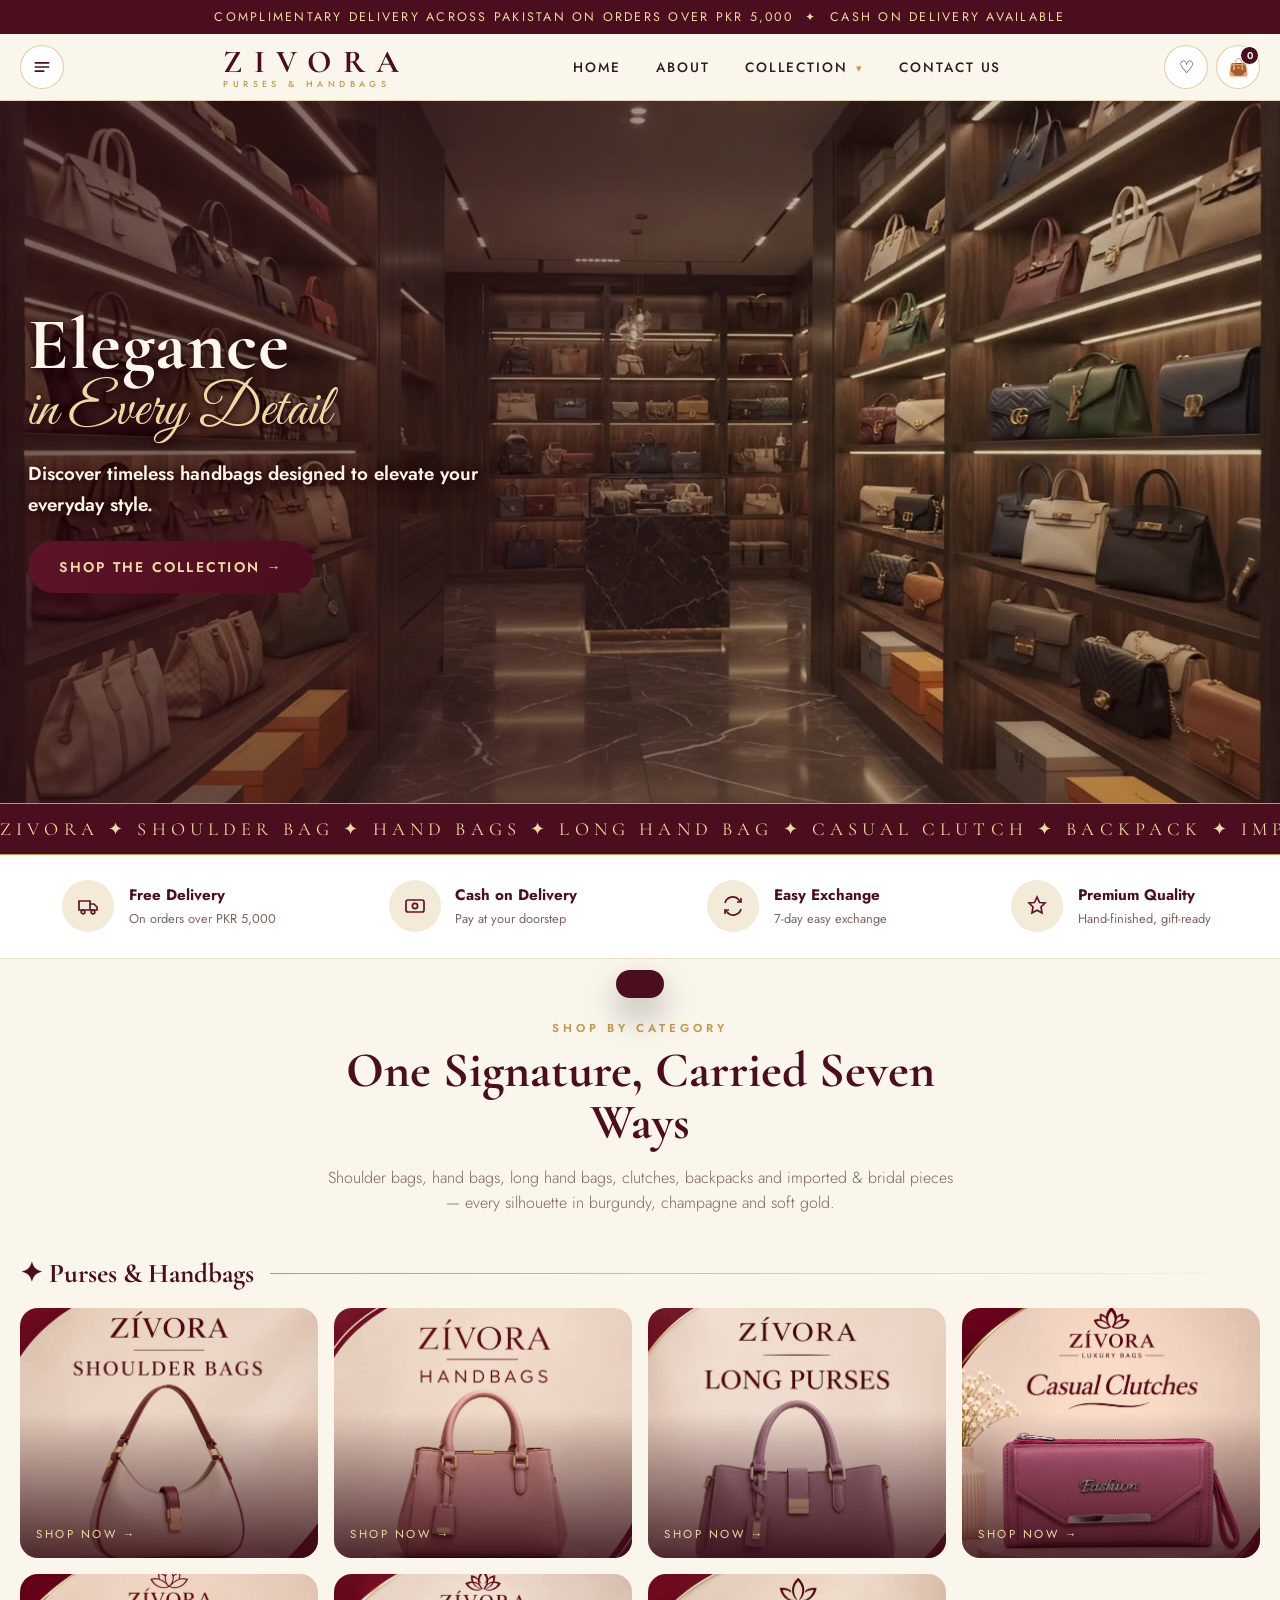
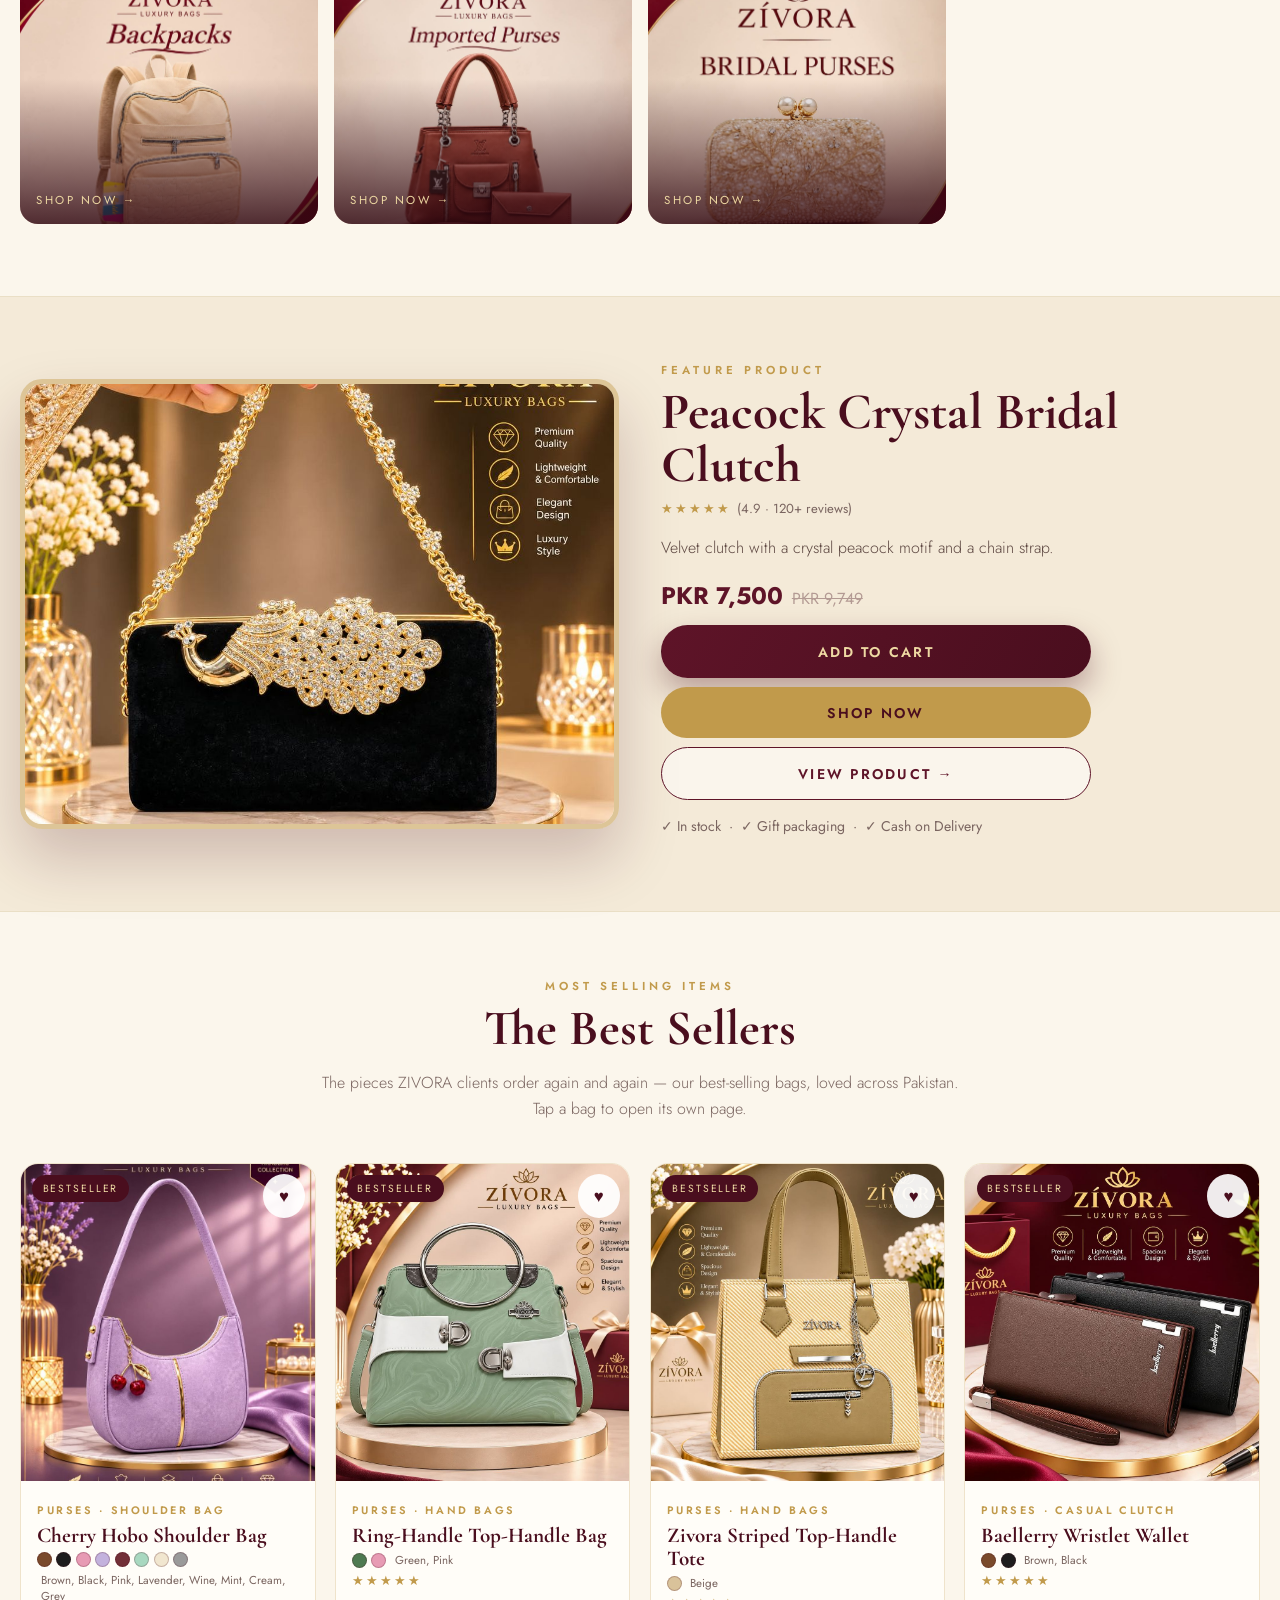
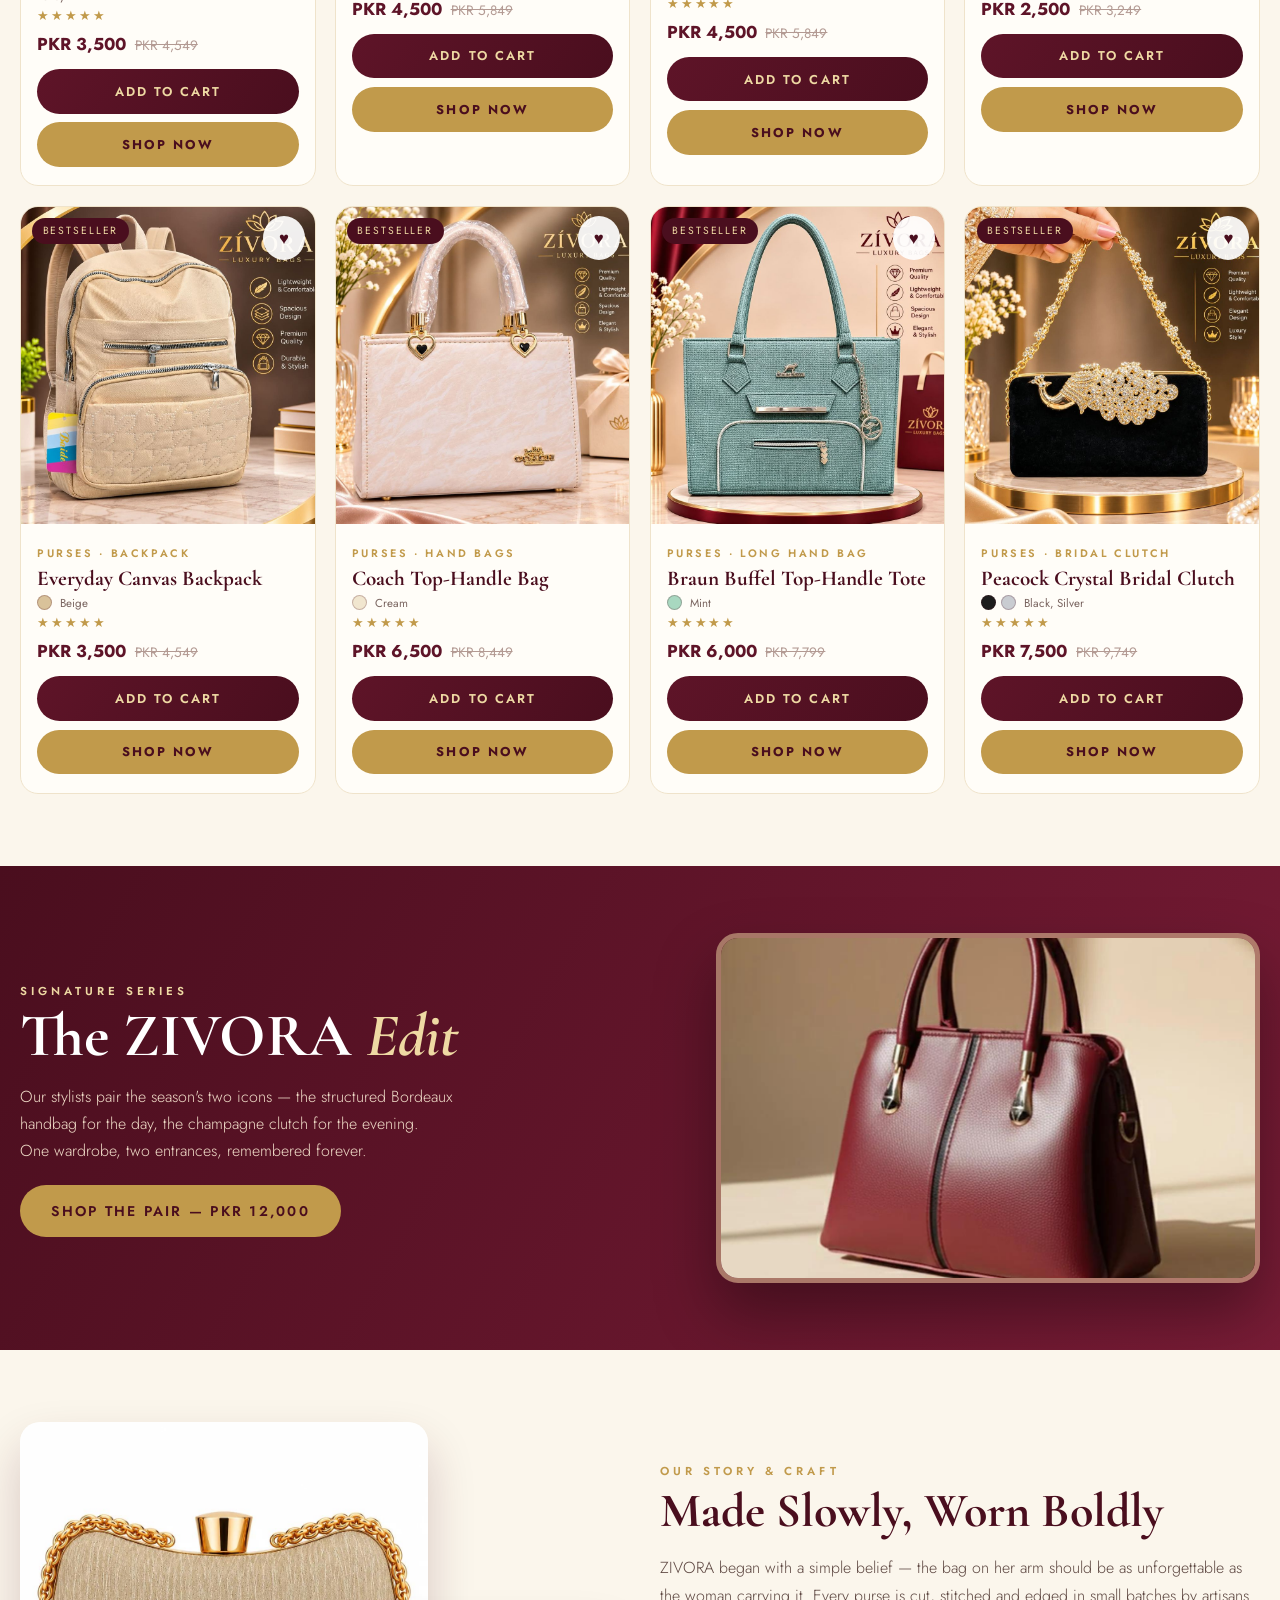
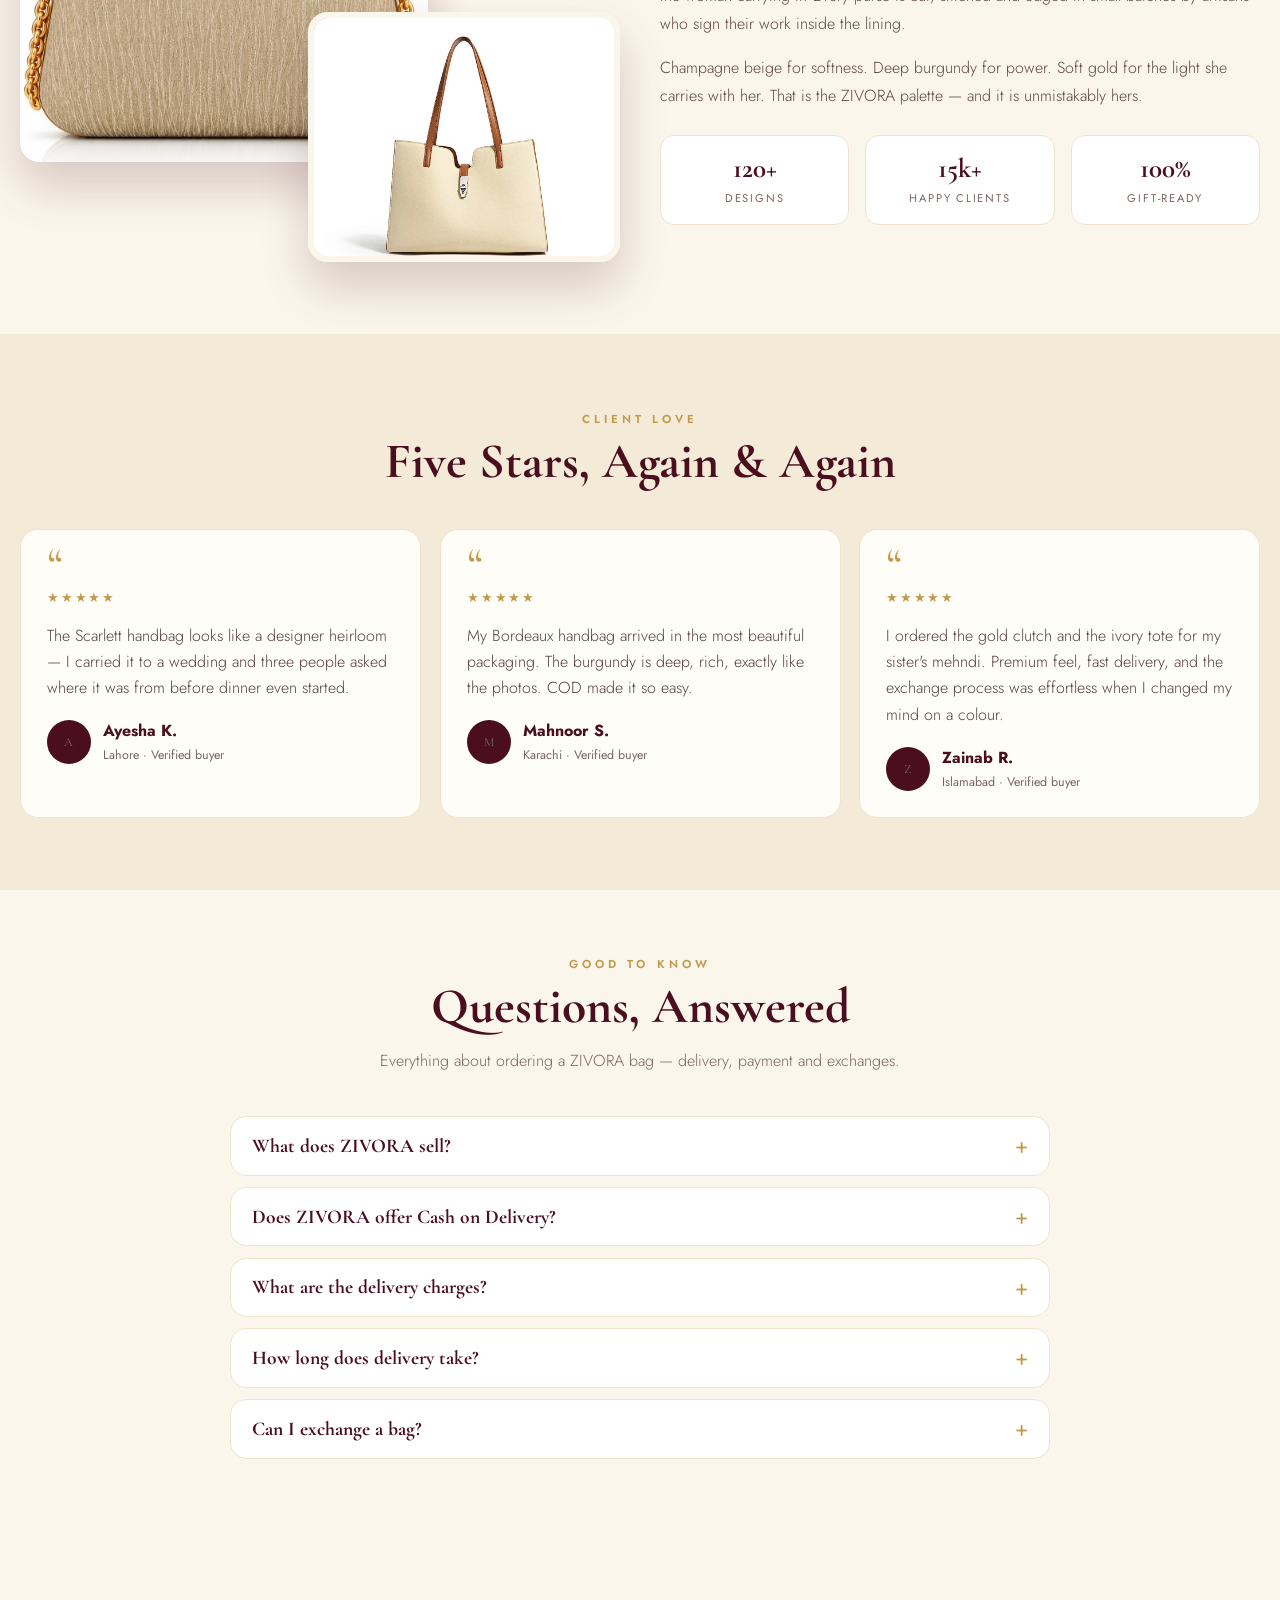
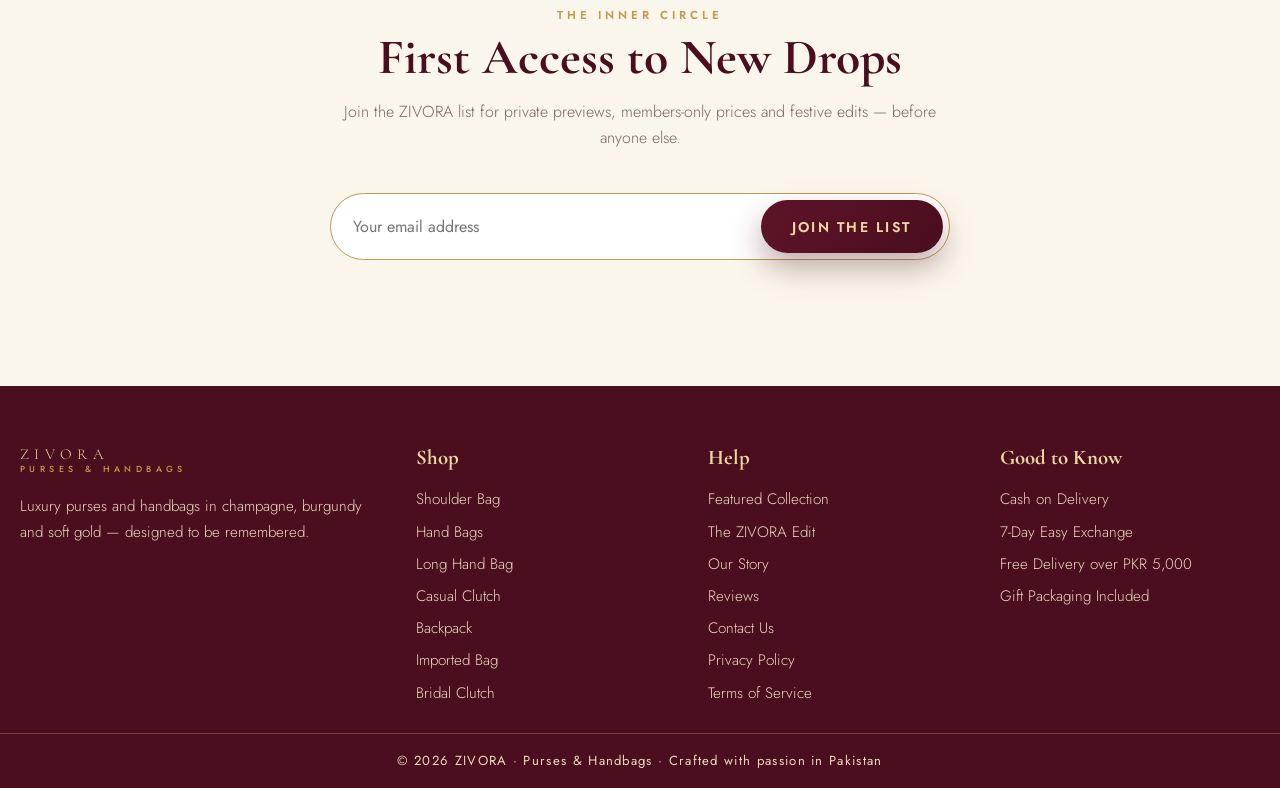
<file: index.html>
<!doctype html>
<html lang="en"><head><style>html img,html video,html canvas{height:revert-layer}</style>
<meta charset="utf-8">
<meta name="viewport" content="width=device-width, initial-scale=1, viewport-fit=cover">
<meta name="color-scheme" content="light">
<link rel="icon" type="image/svg+xml" href="assets/favicon.svg">
<title>ZIVORA — Luxury Purses &amp; Handbags in Pakistan | Shoulder Bags, Clutches, Backpacks</title>
<meta name="description" content="Shop ZIVORA luxury purses &amp; handbags in Pakistan — 56 designs across shoulder bags, hand bags, long hand bags, casual &amp; bridal clutches, backpacks and imported bags. Cash on Delivery, free delivery on orders over PKR 5,000, 7-day easy exchange.">
<meta name="keywords" content="ZIVORA, purses Pakistan, handbags Pakistan, ladies bags, shoulder bags, hand bags, long hand bags, clutches, bridal clutch, backpacks for women, imported bags, bags with cash on delivery">
<meta name="robots" content="index, follow, max-image-preview:large">
<meta name="author" content="ZIVORA">
<meta name="theme-color" content="#4A0E1E">
<meta name="geo.region" content="PK">
<meta name="geo.placename" content="Pakistan">
<link rel="canonical" href="https://zivoraa-murex.vercel.app/">
<meta property="og:type" content="website">
<meta property="og:site_name" content="ZIVORA — Purses &amp; Handbags">
<meta property="og:title" content="ZIVORA — Luxury Purses &amp; Handbags in Pakistan">
<meta property="og:description" content="56 handbag designs in champagne, burgundy and soft gold — shoulder bags, clutches, backpacks, imported &amp; bridal bags. Cash on Delivery across Pakistan, free delivery over PKR 5,000.">
<meta property="og:url" content="https://zivoraa-murex.vercel.app/">
<meta property="og:image" content="https://zivoraa-murex.vercel.app/assets/hero-poster.jpg">
<meta property="og:image:alt" content="Inside the ZIVORA boutique — luxury purses and handbags on illuminated shelves">
<meta property="og:locale" content="en_PK">
<meta name="twitter:card" content="summary_large_image">
<meta name="twitter:title" content="ZIVORA — Luxury Purses &amp; Handbags in Pakistan">
<meta name="twitter:description" content="Shoulder bags, hand bags, clutches, backpacks, imported &amp; bridal bags — Cash on Delivery, free delivery over PKR 5,000, 7-day easy exchange.">
<meta name="twitter:image" content="https://zivoraa-murex.vercel.app/assets/hero-poster.jpg">
<script type="application/ld+json">
{"@context":"https://schema.org","@graph":[
{"@type":"OnlineStore","@id":"https://zivoraa-murex.vercel.app/#store","name":"ZIVORA — Purses & Handbags","url":"https://zivoraa-murex.vercel.app/","logo":"https://zivoraa-murex.vercel.app/assets/hero-poster.jpg","image":"https://zivoraa-murex.vercel.app/assets/hero-poster.jpg","description":"ZIVORA is a Pakistani handbag label offering 56 luxury purse designs — shoulder bags, hand bags, long hand bags, casual clutches, backpacks, imported bags and bridal clutches — in champagne beige, deep burgundy and soft gold.","currenciesAccepted":"PKR","paymentAccepted":"Cash on Delivery, Bank Transfer","priceRange":"PKR 2,200 – PKR 8,000","areaServed":{"@type":"Country","name":"Pakistan"}},
{"@type":"WebSite","@id":"https://zivoraa-murex.vercel.app/#website","name":"ZIVORA","url":"https://zivoraa-murex.vercel.app/","publisher":{"@id":"https://zivoraa-murex.vercel.app/#store"}},
{"@type":"ItemList","name":"ZIVORA handbag categories","itemListElement":[
{"@type":"ListItem","position":1,"name":"Shoulder Bags","url":"https://zivoraa-murex.vercel.app/assets/collection.html?cat=Shoulder%20Bag"},
{"@type":"ListItem","position":2,"name":"Hand Bags","url":"https://zivoraa-murex.vercel.app/assets/collection.html?cat=Hand%20Bags"},
{"@type":"ListItem","position":3,"name":"Long Hand Bags","url":"https://zivoraa-murex.vercel.app/assets/collection.html?cat=Long%20Hand%20Bag"},
{"@type":"ListItem","position":4,"name":"Casual Clutches","url":"https://zivoraa-murex.vercel.app/assets/collection.html?cat=Casual%20Clutch"},
{"@type":"ListItem","position":5,"name":"Backpacks","url":"https://zivoraa-murex.vercel.app/assets/collection.html?cat=Backpack"},
{"@type":"ListItem","position":6,"name":"Imported Bags","url":"https://zivoraa-murex.vercel.app/assets/collection.html?cat=Imported%20Bag"},
{"@type":"ListItem","position":7,"name":"Bridal Clutches","url":"https://zivoraa-murex.vercel.app/assets/collection.html?cat=Bridal%20Clutch"}]},
{"@type":"FAQPage","@id":"https://zivoraa-murex.vercel.app/#faq","mainEntity":[
{"@type":"Question","name":"What does ZIVORA sell?","acceptedAnswer":{"@type":"Answer","text":"ZIVORA sells luxury purses and handbags for women in Pakistan: 56 designs across seven categories — shoulder bags, hand bags, long hand bags, casual clutches, backpacks, imported bags and bridal clutches — priced from PKR 2,200 to PKR 8,000."}},
{"@type":"Question","name":"Does ZIVORA offer Cash on Delivery?","acceptedAnswer":{"@type":"Answer","text":"Yes. Cash on Delivery is available across Pakistan — you pay at your doorstep when your bag arrives. Bank transfer is also accepted at checkout."}},
{"@type":"Question","name":"What are ZIVORA's delivery charges?","acceptedAnswer":{"@type":"Answer","text":"Delivery is PKR 250 per order, and completely free on orders over PKR 5,000, anywhere in Pakistan."}},
{"@type":"Question","name":"How long does ZIVORA delivery take?","acceptedAnswer":{"@type":"Answer","text":"Orders are delivered within 2–4 working days across Pakistan."}},
{"@type":"Question","name":"Can I exchange a ZIVORA bag?","acceptedAnswer":{"@type":"Answer","text":"Yes. ZIVORA offers a 7-day easy exchange — if you change your mind on a colour or style, contact us within 7 days of delivery and we will exchange it."}}]}
]}
</script>
<link rel="preconnect" href="https://fonts.googleapis.com">
<link rel="preconnect" href="https://fonts.gstatic.com" crossorigin="">
<link href="https://fonts.googleapis.com/css2?family=Cormorant+Garamond:ital,wght@0,500;0,600;0,700;1,500;1,600&amp;family=Great+Vibes&amp;family=Jost:wght@300;400;500;600&amp;display=swap" rel="stylesheet">


<style>
/* In-preview About page view: the card preview serves this site as one
   document, so links to the separate about.html file cannot navigate there.
   In that environment the About links open this full-page view instead;
   on normal hosting the links keep going to assets/about.html. */
.page-view{position:fixed;inset:0;z-index:80;background:var(--cream);overflow-y:auto;-webkit-overflow-scrolling:touch}
.page-view[hidden]{display:none}
.pv-sticky{position:sticky;top:0;z-index:6}
.pv-bar{background:var(--cream);padding:.55rem 1.25rem;display:flex;align-items:center}
.pv-back{display:inline-flex;align-items:center;gap:.5rem;background:#fff;border:1px solid var(--gold);color:var(--burgundy);border-radius:999px;padding:.45rem 1rem;font-family:inherit;font-size:.74rem;letter-spacing:.14em;text-transform:uppercase;font-weight:600;cursor:pointer;min-height:40px}
.about-prose{max-width:760px;margin:0 auto}
.about-prose h2{font-size:clamp(1.9rem,4vw,2.6rem);color:var(--burgundy);margin:0 0 .8rem;line-height:1.12}
.about-prose p{color:#5d4741;font-weight:300;line-height:1.8;font-size:1.05rem;margin:0 0 1.1rem}
.about-prose p b,.about-prose p strong{color:var(--burgundy2);font-weight:600}
.about-sec{padding:2.6rem 0 0}
.about-sec:first-child{padding-top:0}
.about-why{list-style:none;margin:.4rem 0 0;padding:0;display:grid;gap:.9rem}
.about-why li{background:#fff;border:1px solid #efe3cb;border-radius:16px;padding:1.05rem 1.25rem 1.05rem 2.6rem;position:relative;color:#5d4741;font-weight:300;line-height:1.65}
.about-why li::before{content:"✦";position:absolute;left:1.1rem;top:1.05rem;color:var(--gold);font-size:.85rem}
.about-why li b{color:var(--burgundy);font-weight:600}
.about-sign{font-family:'Cormorant Garamond',serif;font-size:1.5rem;color:var(--burgundy);font-weight:700;letter-spacing:.04em;margin-top:1.4rem}
.contact-prose{max-width:760px;margin:0 auto}
.contact-prose h2{font-size:clamp(1.9rem,4vw,2.6rem);color:var(--burgundy);margin:0 0 .8rem;line-height:1.12}
.contact-prose p{color:#5d4741;font-weight:300;line-height:1.8;font-size:1.05rem;margin:0 0 1.1rem}
.contact-prose p b,.contact-prose p strong{color:var(--burgundy2);font-weight:600}
.contact-sec{padding:2.6rem 0 0}
.contact-sec:first-child{padding-top:0}
.contact-lines{background:#fff;border:1px solid #efe3cb;border-radius:16px;padding:1.25rem 1.4rem;margin-top:.4rem}
.contact-lines p{margin:0 0 .55rem}
.contact-lines p:last-child{margin-bottom:0}
.contact-form-card{background:#fff;border:1px solid #efe3cb;border-radius:20px;padding:1.9rem;margin-top:.4rem}
.contact-sign{font-family:'Cormorant Garamond',serif;font-size:1.5rem;color:var(--burgundy);font-weight:700;letter-spacing:.04em;margin-top:1.4rem}
/* In-preview Checkout page view: same layout styles as assets/checkout.html,
   so the checkout that opens inside this single document (where the separate
   checkout.html file cannot be navigated to) looks identical to the real
   checkout page. */
.co-layout{display:grid;grid-template-columns:1.05fr .95fr;gap:1.6rem;align-items:start;max-width:1080px;margin:0 auto}
.co-card{background:#fff;border:1px solid #efe3cb;border-radius:20px;box-shadow:0 18px 40px -28px rgba(94,20,40,.25)}
.co-card form.checkout{padding:1.8rem}
.co-sum{padding:1.8rem}
.co-sum h3{font-size:1.55rem;color:var(--burgundy);margin:.1rem 0 .6rem}
.co-item{display:flex;gap:.9rem;align-items:center;padding:.75rem 0;border-bottom:1px solid #f3e9d2}
.co-item img{width:62px;height:62px;object-fit:cover;border-radius:12px;flex:none}
.co-item .ci-mid{flex:1;min-width:0}
.co-item .ci-mid b{display:block;color:var(--burgundy2);font-weight:600;line-height:1.3}
.co-item .ci-mid span{font-size:.88rem;color:var(--muted)}
.co-item .ci-right{text-align:right;flex:none}
.co-item .ci-right b{color:var(--burgundy)}
.co-qty{display:inline-flex;align-items:center;gap:.55rem;border:1px solid #d9c69a;border-radius:999px;padding:.15rem .55rem;margin-top:.3rem}
.co-qty button{background:none;border:0;font-size:1rem;cursor:pointer;color:var(--burgundy);padding:0 .1rem;line-height:1}
.co-remove{background:none;border:0;color:#b0563f;cursor:pointer;font-size:.82rem;padding:0;margin-top:.25rem}
.co-rows{margin-top:1rem}
.co-row{display:flex;justify-content:space-between;padding:.35rem 0;font-weight:300}
.co-row.total{border-top:1px solid #efe3cb;margin-top:.5rem;padding-top:.8rem;font-weight:600;font-size:1.12rem;color:var(--burgundy)}
.co-empty{text-align:center;max-width:560px;margin:0 auto;background:#fff;border:1px solid #efe3cb;border-radius:20px;padding:2.6rem 1.8rem}
.co-empty .big{font-size:2.6rem}
.co-empty h3{color:var(--burgundy);font-size:1.7rem;margin:.4rem 0}
.co-empty p{color:var(--muted);font-weight:300;margin:0 0 1.2rem}
@media(max-width:860px){
  .co-layout{grid-template-columns:1fr}
  .co-sum-card{order:-1}
  .co-card form.checkout,.co-sum{padding:1.3rem}
}
</style>
  <link rel="stylesheet">
<link rel="stylesheet" href="assets/site.css?v=44">
</head>
<body>

<div class="topbar">Complimentary delivery across Pakistan on orders over PKR 5,000 &nbsp;✦&nbsp; Cash on Delivery available</div>

<header class="site">
  <nav class="nav">
    <button class="icon-btn menu-btn" id="menuBtn" type="button" aria-label="Open menu" aria-expanded="false" aria-controls="sideMenu"><svg width="20" height="20" viewBox="0 0 24 24" fill="none" stroke="currentColor" stroke-width="2" stroke-linecap="round" aria-hidden="true"><path d="M4 7h16M4 12h16M4 17h10"></path></svg></button>
    <a class="logo" href="#">ZIVORA<small>PURSES &amp; HANDBAGS</small></a>
    <div class="navlinks">
      <a href="#">Home</a><a href="assets/about.html">About</a><span class="nav-item has-drop"><a href="assets/collection.html" class="nav-drop-toggle" aria-haspopup="true" aria-expanded="false">Collection <span class="caret" aria-hidden="true">▾</span></a><span class="nav-drop"><a href="assets/collection.html?cat=Shoulder%20Bag">Shoulder Bags</a><a href="assets/collection.html?cat=Hand%20Bags">Handbags</a><a href="assets/collection.html?cat=Long%20Hand%20Bag">Long Hand Bags</a><a href="assets/collection.html?cat=Casual%20Clutch">Casual Clutches</a><a href="assets/collection.html?cat=Bridal%20Clutch">Bridal Clutches</a><a href="assets/collection.html?cat=Imported%20Bag">Imported Bags</a><a href="assets/collection.html?cat=Backpack">Backpacks</a></span></span><a href="assets/contact.html">Contact Us</a>
    </div>
    <div class="nav-actions">
      <button class="icon-btn" id="wishBtn" aria-label="Wishlist">♡<span class="cart-count" id="wishCount" style="display:none">0</span></button>
      <button class="icon-btn" id="cartBtn" aria-label="Open cart">👜<span class="cart-count" id="cartCount">0</span></button>
    </div>
  </nav>
</header>

<!-- HERO -->
<section class="hero" id="hero">
  <div class="hero-slides" id="heroSlides">
    <!-- First frame as a real image under the video: it paints on the very
         first render, so the hero is never a blank gradient while the
         video buffers. The video element's own poster is not relied on —
         once play() is called, browsers drop the poster and show the
         video's still-empty surface until the first frame is decoded. -->
    <img class="hero-first-frame" alt="Inside the ZIVORA boutique — luxury purses and handbags in champagne, burgundy and soft gold on illuminated shelves" fetchpriority="high" decoding="async" src="assets/hero-poster.jpg">
    <video class="hero-video" autoplay="" muted="" loop="" playsinline="" preload="auto" aria-hidden="true" poster="assets/hero-poster.jpg">
      <source type="video/mp4" src="assets/hero-video.mp4">
    </video>
  </div>
  <div class="hero-veil"></div>
  <div class="particles" id="particles" aria-hidden="true"></div>

  <div class="hero-inner">
    <div class="hero-copy">
      <h1 class="hero-title">Elegance</h1>
      <p class="hero-script">in Every Detail</p>
      <p class="hero-sub">Discover timeless handbags designed to elevate your everyday style.</p>
      <div class="hero-cta">
        <a class="btn btn-burgundy" href="assets/collection.html">Shop the Collection →</a>
      </div>
    </div>
  </div>
</section>

<div class="marquee" aria-hidden="true"><div class="marquee-track" id="marqueeTrack"><span>ZIVORA ✦ Shoulder Bag ✦ Hand Bags ✦ Long Hand Bag ✦ Casual Clutch ✦ Backpack ✦ Imported Bag ✦ Bridal Clutch ✦ Champagne · Burgundy · Gold ✦ Cash on Delivery ✦ Free Delivery over PKR 5,000 ✦ </span><span>ZIVORA ✦ Shoulder Bag ✦ Hand Bags ✦ Long Hand Bag ✦ Casual Clutch ✦ Backpack ✦ Imported Bag ✦ Bridal Clutch ✦ Champagne · Burgundy · Gold ✦ Cash on Delivery ✦ Free Delivery over PKR 5,000 ✦ </span></div></div>

<!-- TRUST -->
<section class="trust">
  <div class="trust-grid">
    <div class="trust-item"><span class="ic"><svg width="24" height="24" viewBox="0 0 24 24" fill="none" stroke="currentColor" stroke-width="1.7"><path d="M3 7h11v9H3zM14 10h4l3 3v3h-7z"></path><circle cx="7" cy="18" r="1.8"></circle><circle cx="17" cy="18" r="1.8"></circle></svg></span><div><b>Free Delivery</b><span>On orders over PKR 5,000</span></div></div>
    <div class="trust-item"><span class="ic"><svg width="24" height="24" viewBox="0 0 24 24" fill="none" stroke="currentColor" stroke-width="1.7"><rect x="3" y="6" width="18" height="12" rx="2"></rect><circle cx="12" cy="12" r="2.6"></circle><path d="M6.5 9.5h.01M17.5 14.5h.01"></path></svg></span><div><b>Cash on Delivery</b><span>Pay at your doorstep</span></div></div>
    <div class="trust-item"><span class="ic"><svg width="24" height="24" viewBox="0 0 24 24" fill="none" stroke="currentColor" stroke-width="1.7"><path d="M4 9a8 8 0 0 1 14-3l2 2M20 15a8 8 0 0 1-14 3l-2-2"></path><path d="M20 4v4h-4M4 20v-4h4"></path></svg></span><div><b>Easy Exchange</b><span>7-day easy exchange</span></div></div>
    <div class="trust-item"><span class="ic"><svg width="24" height="24" viewBox="0 0 24 24" fill="none" stroke="currentColor" stroke-width="1.7"><path d="M12 3l2.5 5.5L20 9l-4 4 1 6-5-2.8L7 19l1-6-4-4 5.5-.5z"></path></svg></span><div><b>Premium Quality</b><span>Hand-finished, gift-ready</span></div></div>
  </div>
</section>

<!-- CATEGORIES — the one place categories appear on the homepage.
     The bags themselves are NOT shown on the homepage: clicking a card
     opens the Collection page filtered to that category (in the preview,
     the in-preview Collection view), where only that category's bags show. -->
<section class="wrap" id="categories" style="padding-top:3.5rem">
  <div class="sec-head reveal in"><span class="eyebrow">Shop by Category</span><h2>One Signature, Carried Seven Ways</h2><p>Shoulder bags, hand bags, long hand bags, clutches, backpacks and imported &amp; bridal pieces — every silhouette in burgundy, champagne and soft gold.</p></div>
  <div class="cat-group-title reveal in"><h3>✦ Purses &amp; Handbags</h3></div>
  <div class="cat-grid">
    <a class="cat-card reveal tilt in" href="assets/collection.html?cat=Shoulder%20Bag" data-tilt-bound="1"><img alt="Shoulder Bag" loading="lazy" decoding="async" src="assets/cat-cover-shoulder.jpg"><span class="shine"></span><span class="lbl"><span>Shop Now →</span></span></a>
    <a class="cat-card reveal tilt in" href="assets/collection.html?cat=Hand%20Bags" data-tilt-bound="1"><img alt="Hand Bags" loading="lazy" decoding="async" src="assets/cat-cover-handbags.jpg"><span class="shine"></span><span class="lbl"><span>Shop Now →</span></span></a>
    <a class="cat-card reveal tilt in" href="assets/collection.html?cat=Long%20Hand%20Bag" data-tilt-bound="1"><img alt="Long Hand Bag" loading="lazy" decoding="async" src="assets/cat-cover-long.jpg"><span class="shine"></span><span class="lbl"><span>Shop Now →</span></span></a>
    <a class="cat-card reveal tilt in" href="assets/collection.html?cat=Casual%20Clutch" data-tilt-bound="1"><img alt="Casual Clutch" loading="lazy" decoding="async" src="assets/cat-cover-clutch.jpg"><span class="shine"></span><span class="lbl"><span>Shop Now →</span></span></a>
    <a class="cat-card reveal tilt in" href="assets/collection.html?cat=Backpack" data-tilt-bound="1"><img alt="Backpack" loading="lazy" decoding="async" src="assets/cat-cover-backpack.jpg"><span class="shine"></span><span class="lbl"><span>Shop Now →</span></span></a>
    <a class="cat-card reveal tilt in" href="assets/collection.html?cat=Imported%20Bag" data-tilt-bound="1"><img alt="Imported Bag" loading="lazy" decoding="async" src="assets/cat-cover-imported.jpg"><span class="shine"></span><span class="lbl"><span>Shop Now →</span></span></a>
    <a class="cat-card reveal tilt in" href="assets/collection.html?cat=Bridal%20Clutch" data-tilt-bound="1"><img alt="Bridal Clutch" loading="lazy" decoding="async" src="assets/cat-cover-bridal.jpg"><span class="shine"></span><span class="lbl"><span>Shop Now →</span></span></a>
  </div>
</section>

<!-- FEATURE PRODUCT -->
<section class="featured-band" id="featured">
  <div class="wrap" style="padding-top:3.8rem;padding-bottom:3.8rem">
    <div class="featured-grid">
      <div class="featured-img reveal in"><img id="featImg" alt="Peacock Crystal Bridal Clutch — featured product" loading="lazy" decoding="async" src="assets/products/p50-1.jpg"></div>
      <div class="featured-info reveal in">
        <span class="eyebrow" style="color:var(--gold);letter-spacing:.35em;text-transform:uppercase;font-size:.72rem;font-weight:600">Feature Product</span>
        <h2 id="featName">Peacock Crystal Bridal Clutch</h2>
        <div class="stars">★★★★★ <span style="color:var(--muted);letter-spacing:0">(4.9 · 120+ reviews)</span></div>
        <p class="desc" id="featDesc">Velvet clutch with a crystal peacock motif and a chain strap.</p>
        <div class="price"><b id="featPrice">PKR 7,500</b><s id="featOld">PKR 9,749</s></div>
        <div class="buy-row" style="max-width:430px;margin-top:.4rem">
          <button class="btn btn-burgundy" id="featAdd" type="button">Add to Cart</button>
          <button class="btn btn-gold" id="featShopNow" type="button">Shop Now</button>
          <a class="btn btn-outline" id="featLink" href="assets/product.html?id=50">View Product →</a>
        </div>
        <p style="font-size:.88rem;color:var(--muted);margin-top:1rem">✓ In stock &nbsp;·&nbsp; ✓ Gift packaging &nbsp;·&nbsp; ✓ Cash on Delivery</p>
      </div>
    </div>
  </div>
</section>

<!-- MOST SELLING ITEMS -->
<section class="wrap" id="best-sellers" style="padding-top:3.8rem">
  <div class="sec-head reveal in"><span class="eyebrow">Most Selling Items</span><h2>The Best Sellers</h2><p>The pieces ZIVORA clients order again and again — our best-selling bags, loved across Pakistan. Tap a bag to open its own page.</p></div>
  <div class="grid" id="bestGrid"><article class="pcard tilt" data-tilt-bound="1"><div class="pimg"><span class="badge">Bestseller</span><button class="heart" aria-label="Add to wishlist">♥</button><img alt="Cherry Hobo Shoulder Bag" loading="lazy" decoding="async" src="assets/products/p01-1.jpg"><button class="quick">View Details</button></div><div class="pbody"><span class="cat">Purses · Shoulder Bag</span><h3 style="cursor: pointer;">Cherry Hobo Shoulder Bag</h3><div class="colours"><i class="cdot" style="background:#7a4a2b" title="Brown"></i><i class="cdot" style="background:#1d1d1d" title="Black"></i><i class="cdot" style="background:#e79bb4" title="Pink"></i><i class="cdot" style="background:#c3b2dd" title="Lavender"></i><i class="cdot" style="background:#722f37" title="Wine"></i><i class="cdot" style="background:#a8d8c0" title="Mint"></i><i class="cdot" style="background:#f1e6cf" title="Cream"></i><i class="cdot" style="background:#9a9a9a" title="Grey"></i><span>Brown, Black, Pink, Lavender, Wine, Mint, Cream, Grey</span></div><div class="stars">★★★★★</div><div class="price"><b>PKR 3,500</b><s>PKR 4,549</s></div><div class="card-actions"><button class="add-btn">Add to Cart</button><button class="shop-btn">Shop Now</button></div></div></article><article class="pcard tilt" data-tilt-bound="1"><div class="pimg"><span class="badge">Bestseller</span><button class="heart" aria-label="Add to wishlist">♥</button><img alt="Ring-Handle Top-Handle Bag" loading="lazy" decoding="async" src="assets/products/p08-1.jpg"><button class="quick">View Details</button></div><div class="pbody"><span class="cat">Purses · Hand Bags</span><h3 style="cursor: pointer;">Ring-Handle Top-Handle Bag</h3><div class="colours"><i class="cdot" style="background:#4e7a51" title="Green"></i><i class="cdot" style="background:#e79bb4" title="Pink"></i><span>Green, Pink</span></div><div class="stars">★★★★★</div><div class="price"><b>PKR 4,500</b><s>PKR 5,849</s></div><div class="card-actions"><button class="add-btn">Add to Cart</button><button class="shop-btn">Shop Now</button></div></div></article><article class="pcard tilt" data-tilt-bound="1"><div class="pimg"><span class="badge">Bestseller</span><button class="heart" aria-label="Add to wishlist">♥</button><img alt="Zivora Striped Top-Handle Tote" loading="lazy" decoding="async" src="assets/products/p15-1.jpg"><button class="quick">View Details</button></div><div class="pbody"><span class="cat">Purses · Hand Bags</span><h3 style="cursor: pointer;">Zivora Striped Top-Handle Tote</h3><div class="colours"><i class="cdot" style="background:#d9c29a" title="Beige"></i><span>Beige</span></div><div class="stars">★★★★★</div><div class="price"><b>PKR 4,500</b><s>PKR 5,849</s></div><div class="card-actions"><button class="add-btn">Add to Cart</button><button class="shop-btn">Shop Now</button></div></div></article><article class="pcard tilt" data-tilt-bound="1"><div class="pimg"><span class="badge">Bestseller</span><button class="heart" aria-label="Add to wishlist">♥</button><img alt="Baellerry Wristlet Wallet" loading="lazy" decoding="async" src="assets/products/p22-1.jpg"><button class="quick">View Details</button></div><div class="pbody"><span class="cat">Purses · Casual Clutch</span><h3 style="cursor: pointer;">Baellerry Wristlet Wallet</h3><div class="colours"><i class="cdot" style="background:#7a4a2b" title="Brown"></i><i class="cdot" style="background:#1d1d1d" title="Black"></i><span>Brown, Black</span></div><div class="stars">★★★★★</div><div class="price"><b>PKR 2,500</b><s>PKR 3,249</s></div><div class="card-actions"><button class="add-btn">Add to Cart</button><button class="shop-btn">Shop Now</button></div></div></article><article class="pcard tilt" data-tilt-bound="1"><div class="pimg"><span class="badge">Bestseller</span><button class="heart" aria-label="Add to wishlist">♥</button><img alt="Everyday Canvas Backpack" loading="lazy" decoding="async" src="assets/products/p29-1.jpg"><button class="quick">View Details</button></div><div class="pbody"><span class="cat">Purses · Backpack</span><h3 style="cursor: pointer;">Everyday Canvas Backpack</h3><div class="colours"><i class="cdot" style="background:#d9c29a" title="Beige"></i><span>Beige</span></div><div class="stars">★★★★★</div><div class="price"><b>PKR 3,500</b><s>PKR 4,549</s></div><div class="card-actions"><button class="add-btn">Add to Cart</button><button class="shop-btn">Shop Now</button></div></div></article><article class="pcard tilt" data-tilt-bound="1"><div class="pimg"><span class="badge">Bestseller</span><button class="heart" aria-label="Add to wishlist">♥</button><img alt="Coach Top-Handle Bag" loading="lazy" decoding="async" src="assets/products/p36-1.jpg"><button class="quick">View Details</button></div><div class="pbody"><span class="cat">Purses · Hand Bags</span><h3 style="cursor: pointer;">Coach Top-Handle Bag</h3><div class="colours"><i class="cdot" style="background:#f1e6cf" title="Cream"></i><span>Cream</span></div><div class="stars">★★★★★</div><div class="price"><b>PKR 6,500</b><s>PKR 8,449</s></div><div class="card-actions"><button class="add-btn">Add to Cart</button><button class="shop-btn">Shop Now</button></div></div></article><article class="pcard tilt" data-tilt-bound="1"><div class="pimg"><span class="badge">Bestseller</span><button class="heart" aria-label="Add to wishlist">♥</button><img alt="Braun Buffel Top-Handle Tote" loading="lazy" decoding="async" src="assets/products/p43-1.jpg"><button class="quick">View Details</button></div><div class="pbody"><span class="cat">Purses · Long Hand Bag</span><h3 style="cursor: pointer;">Braun Buffel Top-Handle Tote</h3><div class="colours"><i class="cdot" style="background:#a8d8c0" title="Mint"></i><span>Mint</span></div><div class="stars">★★★★★</div><div class="price"><b>PKR 6,000</b><s>PKR 7,799</s></div><div class="card-actions"><button class="add-btn">Add to Cart</button><button class="shop-btn">Shop Now</button></div></div></article><article class="pcard tilt" data-tilt-bound="1"><div class="pimg"><span class="badge">Bestseller</span><button class="heart" aria-label="Add to wishlist">♥</button><img alt="Peacock Crystal Bridal Clutch" loading="lazy" decoding="async" src="assets/products/p50-1.jpg"><button class="quick">View Details</button></div><div class="pbody"><span class="cat">Purses · Bridal Clutch</span><h3 style="cursor: pointer;">Peacock Crystal Bridal Clutch</h3><div class="colours"><i class="cdot" style="background:#1d1d1d" title="Black"></i><i class="cdot" style="background:#c9ccd1" title="Silver"></i><span>Black, Silver</span></div><div class="stars">★★★★★</div><div class="price"><b>PKR 7,500</b><s>PKR 9,749</s></div><div class="card-actions"><button class="add-btn">Add to Cart</button><button class="shop-btn">Shop Now</button></div></div></article></div>
</section>

<!-- THE EDIT -->
<section class="edit-banner" id="edit">
  <div class="edit-inner">
    <div class="reveal in">
      <span class="eyebrow" style="color:var(--gold-light);letter-spacing:.35em;text-transform:uppercase;font-size:.72rem;font-weight:600">Signature Series</span>
      <h2>The ZIVORA <em>Edit</em></h2>
      <p>Our stylists pair the season's two icons — the structured Bordeaux handbag for the day, the champagne clutch for the evening. One wardrobe, two entrances, remembered forever.</p>
      <div class="hero-cta"><button class="btn" style="background:var(--gold);color:var(--burgundy)" onclick="addToCart(6);addToCart(50);openCart()">Shop the Pair — PKR 12,000</button></div>
    </div>
    <div class="edit-img reveal in"><img src="assets/prod-bag-burgundy.jpg" alt="The ZIVORA Edit — burgundy top-handle handbag"></div>
  </div>
</section>

<!-- STORY -->
<section class="wrap" id="story">
  <div class="story">
    <div class="story-imgs reveal in">
      <img class="a" src="assets/prod-clutch.jpg" alt="ZIVORA champagne clutch with gold chain">
      <img class="b" src="assets/prod-tote.jpg" alt="ZIVORA champagne tote bag">
    </div>
    <div class="reveal in">
      <span class="eyebrow" style="color:var(--gold);letter-spacing:.35em;text-transform:uppercase;font-size:.72rem;font-weight:600">Our Story &amp; Craft</span>
      <h2>Made Slowly, Worn Boldly</h2>
      <p>ZIVORA began with a simple belief — the bag on her arm should be as unforgettable as the woman carrying it. Every purse is cut, stitched and edged in small batches by artisans who sign their work inside the lining.</p>
      <p>Champagne beige for softness. Deep burgundy for power. Soft gold for the light she carries with her. That is the ZIVORA palette — and it is unmistakably hers.</p>
      <div class="stats">
        <div><b>120+</b><span>Designs</span></div>
        <div><b>15k+</b><span>Happy clients</span></div>
        <div><b>100%</b><span>Gift-ready</span></div>
      </div>
    </div>
  </div>
</section>

<!-- REVIEWS -->
<section class="reviews" id="reviews">
  <div class="wrap">
    <div class="sec-head reveal in"><span class="eyebrow">Client Love</span><h2>Five Stars, Again &amp; Again</h2></div>
    <div class="rev-grid">
      <article class="rev reveal in"><span class="q">“</span><div class="stars">★★★★★</div><p>The Scarlett handbag looks like a designer heirloom — I carried it to a wedding and three people asked where it was from before dinner even started.</p><div class="who"><span class="av">A</span><div><b>Ayesha K.</b><span>Lahore · Verified buyer</span></div></div></article>
      <article class="rev reveal in"><span class="q">“</span><div class="stars">★★★★★</div><p>My Bordeaux handbag arrived in the most beautiful packaging. The burgundy is deep, rich, exactly like the photos. COD made it so easy.</p><div class="who"><span class="av">M</span><div><b>Mahnoor S.</b><span>Karachi · Verified buyer</span></div></div></article>
      <article class="rev reveal in"><span class="q">“</span><div class="stars">★★★★★</div><p>I ordered the gold clutch and the ivory tote for my sister's mehndi. Premium feel, fast delivery, and the exchange process was effortless when I changed my mind on a colour.</p><div class="who"><span class="av">Z</span><div><b>Zainab R.</b><span>Islamabad · Verified buyer</span></div></div></article>
    </div>
  </div>
</section>

<!-- FAQ — plain answers about ordering, delivery and exchange -->
<section class="wrap" id="faq" style="padding-top:3.8rem">
  <div class="sec-head reveal in"><span class="eyebrow">Good to Know</span><h2>Questions, Answered</h2><p>Everything about ordering a ZIVORA bag — delivery, payment and exchanges.</p></div>
  <div class="faq-list reveal in">
    <details class="faq-item"><summary>What does ZIVORA sell?</summary><p>ZIVORA sells luxury purses and handbags for women in Pakistan: 56 designs across seven categories — shoulder bags, hand bags, long hand bags, casual clutches, backpacks, imported bags and bridal clutches — priced from PKR 2,200 to PKR 8,000.</p></details>
    <details class="faq-item"><summary>Does ZIVORA offer Cash on Delivery?</summary><p>Yes. Cash on Delivery is available across Pakistan — you pay at your doorstep when your bag arrives. Bank transfer is also accepted at checkout.</p></details>
    <details class="faq-item"><summary>What are the delivery charges?</summary><p>Delivery is PKR 250 per order, and completely free on orders over PKR 5,000, anywhere in Pakistan.</p></details>
    <details class="faq-item"><summary>How long does delivery take?</summary><p>Orders are delivered within 2–4 working days across Pakistan.</p></details>
    <details class="faq-item"><summary>Can I exchange a bag?</summary><p>Yes. ZIVORA offers a 7-day easy exchange — if you change your mind on a colour or style, contact us within 7 days of delivery and we will exchange it.</p></details>
  </div>
</section>

<!-- NEWSLETTER -->
<section class="wrap news">
  <div class="sec-head reveal in"><span class="eyebrow">The Inner Circle</span><h2>First Access to New Drops</h2><p>Join the ZIVORA list for private previews, members-only prices and festive edits — before anyone else.</p></div>
  <form class="news-box reveal in" id="newsForm"><input type="email" required="" placeholder="Your email address" aria-label="Email address"><button class="btn btn-burgundy" type="submit">Join the List</button></form>
  <p id="newsMsg" style="color:var(--burgundy2);font-weight:500;min-height:1.4em"></p>
</section>

<footer>
  <div class="foot">
    <div><a class="logo" href="#" style="color:var(--gold-light)">ZIVORA<small style="color:var(--gold)">PURSES &amp; HANDBAGS</small></a><p style="margin-top:1rem">Luxury purses and handbags in champagne, burgundy and soft gold — designed to be remembered.</p></div>
    <div><h4>Shop</h4><a href="assets/collection.html?cat=Shoulder%20Bag">Shoulder Bag</a><a href="assets/collection.html?cat=Hand%20Bags">Hand Bags</a><a href="assets/collection.html?cat=Long%20Hand%20Bag">Long Hand Bag</a><a href="assets/collection.html?cat=Casual%20Clutch">Casual Clutch</a><a href="assets/collection.html?cat=Backpack">Backpack</a><a href="assets/collection.html?cat=Imported%20Bag">Imported Bag</a><a href="assets/collection.html?cat=Bridal%20Clutch">Bridal Clutch</a></div>
    <div><h4>Help</h4><a href="assets/collection.html">Featured Collection</a><a href="#edit">The ZIVORA Edit</a><a href="assets/about.html">Our Story</a><a href="assets/reviews.html">Reviews</a><a href="assets/contact.html">Contact Us</a><a href="assets/privacy.html">Privacy Policy</a><a href="assets/terms.html">Terms of Service</a></div>
    <div><h4>Good to Know</h4><a href="assets/shipping.html">Cash on Delivery</a><a href="assets/returns.html">7-Day Easy Exchange</a><a href="assets/shipping.html">Free Delivery over PKR 5,000</a><a href="assets/shipping.html">Gift Packaging Included</a></div>
  </div>
  <div class="foot-bottom">© 2026 ZIVORA · Purses &amp; Handbags · Crafted with passion in Pakistan</div>
</footer>

<!-- CART -->
<div class="overlay" id="overlay"></div>
<aside class="drawer" id="cartDrawer" aria-label="Shopping cart">
  <div class="drawer-head"><h3>Your Bag 👜</h3><button class="x-btn" id="cartCloseBtn" aria-label="Close cart">✕</button></div>
  <div class="cart-items" id="cartItems"><div class="empty-cart"><div class="big">👜</div><p>Your bag is empty.<br>Add something beautiful.</p></div></div>
  <div class="cart-foot" id="cartFoot">
    <div class="row"><span>Subtotal</span><span id="subTotal">PKR 0</span></div>
    <div class="row"><span>Delivery</span><span id="delFee">PKR 0</span></div>
    <div class="row total"><span>Total</span><span id="grandTotal">PKR 0</span></div>
    <button class="btn btn-burgundy" id="checkoutBtn" style="width:100%;margin-top:.7rem">Checkout · Cash on Delivery</button>
  </div>
</aside>

<!-- QUICK VIEW -->
<div class="modal" id="qvModal"><div class="modal-card">
  <button class="x-btn" onclick="closeModal('qvModal')" aria-label="Close">✕</button>
  <div class="qv-grid"><img id="qvImg" alt="Selected ZIVORA product"><div class="qv-body">
    <span class="eyebrow" id="qvCat" style="color:var(--gold);letter-spacing:.25em;text-transform:uppercase;font-size:.7rem;font-weight:600"></span>
    <h3 id="qvName"></h3><div class="stars">★★★★★ <span style="color:var(--muted);letter-spacing:0">(4.9 · 120+ reviews)</span></div>
    <p id="qvDesc"></p>
    <div class="qv-colours" id="qvColours"></div>
    <div class="qv-thumbs" id="qvThumbs"></div>
    <div class="price"><b id="qvPrice"></b><s id="qvOld"></s></div>
    <p style="font-size:.88rem">✓ In stock &nbsp;·&nbsp; ✓ Gift packaging &nbsp;·&nbsp; ✓ 7-day exchange</p>
    <div class="buy-row"><button class="btn btn-burgundy" id="qvAdd">Add to Cart</button><button class="btn btn-gold" id="qvShopNow">Shop Now</button></div>
  </div></div>
</div></div>

<!-- Checkout is its own page (assets/checkout.html) — no checkout popup. -->

<!-- ADMIN PANEL + ORDERS DASHBOARD (Supabase) -->
<div class="modal" id="adminModal"><div class="modal-card admin-card">
  <div class="admin-head">
    <div><h3>ZIVORA Admin</h3><p>Add, edit or remove products and manage all of your orders in one place.</p></div>
    <div style="display:flex;gap:.5rem;align-items:center;flex-wrap:wrap">
      <span class="sb-status"><span class="sb-dot err" id="sbDot"></span><span id="sbStatusText">Supabase: connection issue — showing website products</span></span>
      <button class="x-btn" onclick="closeModal('adminModal')" aria-label="Close admin">✕</button>
    </div>
  </div>
  <!-- ADMIN LOGIN (Supabase Auth — orders/customer data sirf login ke baad) -->
  <div class="admin-login" id="adminLogin">
   <div class="admin-login-inner">
    <span class="eyebrow" style="color:var(--gold);letter-spacing:.3em;text-transform:uppercase;font-size:.68rem;font-weight:600">Owner Login</span>
    <h4>Admin Sign In</h4>
    <p>Managing products and viewing customer orders is for the store owner only. Sign in with the email and password of your <b>Supabase account</b> — the account that owns the ZIVORA project. If you don't have a user yet, create one first in Supabase Dashboard → Authentication → Users.</p>
    <form id="adminLoginForm">
      <label>Email<input type="email" id="alEmail" required="" autocomplete="username" placeholder="owner@example.com"></label>
      <label>Password<input type="password" id="alPass" required="" autocomplete="current-password" placeholder="••••••••"></label>
      <button class="btn btn-burgundy" type="submit" id="alBtn" style="width:100%">Sign In →</button>
      <p id="alMsg" style="min-height:1.3em;color:#8a2432;font-weight:500"></p>
    </form>
   </div>
  </div>
  <div id="adminContent" style="display:none">
  <div class="admin-tabs" role="tablist">
    <button class="admin-tab active" id="tabProductsBtn" onclick="showAdminTab('products')">Products</button>
    <button class="admin-tab" id="tabOrdersBtn" onclick="showAdminTab('orders')">Orders Dashboard</button>
    <button class="admin-tab" id="adminLogoutBtn" style="margin-left:auto">Sign Out</button>
  </div>
  <div class="admin-body">
    <!-- PRODUCTS TAB -->
    <div id="adminProductsTab">
      <div class="admin-note" id="sbFixBox" style="display:none;background:#fff3f3;border:1px solid #e3b3b3">
        <b style="color:#8a2432">Supabase permission fix (one-time only):</b><br>
        The tables exist, but the website's <b>anon key</b> does not have access yet — that is why the connection shows “permission denied”. Run this in Supabase Dashboard → <b>SQL Editor</b>, then press <b>Refresh</b> here:
        <pre style="white-space:pre-wrap;word-break:break-word;background:#2B1A1E;color:#EED9A3;border-radius:10px;padding:.8rem;font-size:.78rem;line-height:1.55;margin:.6rem 0">alter table public.products enable row level security;
alter table public.orders enable row level security;
grant select on public.products to anon;
grant insert on public.orders to anon;
grant select, insert, update, delete on public.products to authenticated;
grant select, update on public.orders to authenticated;
grant usage, select on all sequences in schema public to anon, authenticated;
drop policy if exists "zivora products public read" on public.products;
create policy "zivora products public read" on public.products for select to anon, authenticated using (true);
drop policy if exists "zivora products owner manage" on public.products;
create policy "zivora products owner manage" on public.products for all to authenticated using (true) with check (true);
drop policy if exists "zivora orders public insert" on public.orders;
create policy "zivora orders public insert" on public.orders for insert to anon, authenticated with check (true);
drop policy if exists "zivora orders owner read" on public.orders;
create policy "zivora orders owner read" on public.orders for select to authenticated using (true);
drop policy if exists "zivora orders owner update" on public.orders;
create policy "zivora orders owner update" on public.orders for update to authenticated using (true) with check (true);
alter table public.orders add column if not exists email text;</pre>
        With this, the public can only <b>view</b> products and <b>place</b> new orders — reading orders and changing products stays limited to the <b>signed-in owner</b>.
        <button class="btn btn-light btn-small" type="button" onclick="copySbSql(this)">Copy SQL</button>
      </div>
      <div class="admin-toolbar">
        <input type="search" id="adminSearch" placeholder="Search products…" aria-label="Search products">
        <button class="btn btn-burgundy btn-small" onclick="openProductForm(null)">＋ Add Product</button>
        <button class="btn btn-gold btn-small" onclick="syncLocalToSupabase(this)">Sync 56 Products to Supabase</button>
        <button class="btn btn-light btn-small" onclick="loadRemoteProducts(true)">↻ Refresh</button>
        <button class="btn btn-light btn-small" type="button" id="downloadSiteBtn" onclick="downloadFullSiteZip(this)">⬇ Download full site (.zip)</button>
      </div>
      <p id="zipStatus" role="status" style="font-size:.88rem;color:var(--muted);margin:-.4rem 0 1rem">Collecting files from this site… 1 of 121 (index.html)</p>
      <div class="admin-stats">
        <div><b id="statProducts">56</b><span>Products</span></div>
        <div><b id="statSource">Website</b><span>Data Source</span></div>
        <div><b id="statCats">7</b><span>Categories</span></div>
      </div>
      <div id="adminProductList"></div>
      <!-- PRODUCT FORM -->
      <form class="admin-form" id="productForm" style="display:none;background:#fff;border:1px solid #efe3cb;border-radius:16px;padding:1.2rem;margin-top:1rem">
        <h3 style="margin:.1rem 0 .8rem;color:var(--burgundy);font-size:1.6rem" id="pfTitle">Add Product</h3>
        <input type="hidden" id="pfId">
        <input type="hidden" id="pfRemoteId">
        <div class="f-grid">
          <div class="full"><label>Product Name *<input required="" id="pfName" placeholder="e.g. Cherry Hobo Shoulder Bag"></label></div>
          <div><label>Category *
            <select id="pfSub"><option>Shoulder Bag</option><option>Hand Bags</option><option>Long Hand Bag</option><option>Casual Clutch</option><option>Backpack</option><option>Imported Bag</option><option>Bridal Clutch</option></select></label></div>
          <div><label>Badge<input id="pfBadge" placeholder="e.g. Bestseller, New"></label></div>
          <div><label>Price (PKR) *<input required="" id="pfPrice" type="number" min="0" step="1" placeholder="3500"></label></div>
          <div><label>Old / Compare Price (PKR)<input id="pfOld" type="number" min="0" step="1" placeholder="4549"></label></div>
          <div class="full"><label>Main Photo URL<input id="pfImg" placeholder="assets/products/p01-1.jpg or an https://… image link"></label></div>
          <div class="full"><label>Gallery Photo URLs (one per line, or comma separated)<textarea id="pfGallery" rows="2" placeholder="assets/products/p01-1.jpg, assets/products/p01-2.jpg"></textarea></label></div>
          <div class="full"><label>Colours (comma separated)<input id="pfColours" placeholder="Brown, Black, Pink"></label></div>
          <div class="full"><label>Description<textarea id="pfDesc" rows="3" placeholder="A short description of the product…"></textarea></label></div>
        </div>
        <div style="display:flex;gap:.6rem;flex-wrap:wrap;margin-top:1rem">
          <button class="btn btn-burgundy btn-small" type="submit" id="pfSaveBtn">Save Product</button>
          <button class="btn btn-light btn-small" type="button" onclick="hideProductForm()">Cancel</button>
        </div>
        <p id="pfMsg" style="font-size:.88rem;color:var(--burgundy2);min-height:1.3em;margin:.6rem 0 0"></p>
      </form>
    </div>
    <!-- ORDERS TAB -->
    <div id="adminOrdersTab" style="display:none">
      <div class="admin-toolbar">
        <button class="btn btn-burgundy btn-small" onclick="loadOrders(true)">↻ Refresh Orders</button>
        <span style="font-size:.88rem;color:var(--muted)">New orders from checkout are saved directly to the Supabase <b>orders</b> table.</span>
      </div>
      <div class="admin-stats">
        <div><b id="statOrders">—</b><span>Total Orders</span></div>
        <div><b id="statRevenue">—</b><span>Total Sales</span></div>
        <div><b id="statPending">—</b><span>Pending</span></div>
      </div>
      <div id="ordersList"><div class="admin-empty"><div class="big">🧾</div><p>Loading orders…</p></div></div>
    </div>
  </div>
  </div>
</div></div>

<div class="toast" id="toast" role="status"></div>

<!-- SIDE MENU (static markup so the menu button renders even before scripts run) -->
<div class="side-backdrop" id="sideBackdrop"></div>
<aside class="side-menu" id="sideMenu" aria-label="Site menu" aria-hidden="true">
  <div class="side-head"><a class="logo" href="index.html">ZIVORA<small>PURSES &amp; HANDBAGS</small></a><button class="x-btn" id="sideClose" aria-label="Close menu">✕</button></div>
  <nav class="side-links">
    <a class="side-link active" href="index.html"><span class="dot">✦</span>Home<span class="arr">→</span></a>
    <a class="side-link" href="assets/about.html"><span class="dot">✦</span>About Us<span class="arr">→</span></a>
    <a class="side-link" href="assets/collection.html"><span class="dot">✦</span>Collection<span class="arr">→</span></a>
    <a class="side-link" href="#featured"><span class="dot">✦</span>Feature Product<span class="arr">→</span></a>
    <a class="side-link" href="#best-sellers"><span class="dot">✦</span>Most Selling Items<span class="arr">→</span></a>
    <a class="side-link" href="assets/reviews.html"><span class="dot">✦</span>Review<span class="arr">→</span></a>
    <a class="side-link" href="assets/contact.html"><span class="dot">✦</span>Contact Us<span class="arr">→</span></a>
  </nav>
  <div class="side-foot"><b>Cash on Delivery</b> available · Free delivery on orders over <b>PKR 5,000</b> · 7-day easy exchange</div>
</aside>




<!-- ABOUT US — in-preview page view (same content as assets/about.html).
     Shown only where the preview serves a single document and the separate
     about.html file cannot be navigated to; hidden on normal hosting. -->
<div class="page-view" id="aboutView" role="dialog" aria-modal="true" aria-label="About Us" hidden="">
  <div class="pv-sticky">
    <div class="topbar">Complimentary delivery across Pakistan on orders over PKR 5,000 &nbsp;✦&nbsp; Cash on Delivery available</div>
    <header class="site">
      <nav class="nav">
        <button class="icon-btn menu-btn pv-menu-btn" type="button" aria-label="Open menu" aria-expanded="false"><svg width="20" height="20" viewBox="0 0 24 24" fill="none" stroke="currentColor" stroke-width="2" stroke-linecap="round" aria-hidden="true"><path d="M4 7h16M4 12h16M4 17h10"></path></svg></button>
        <a class="logo pv-home-link" href="#">ZIVORA<small>PURSES &amp; HANDBAGS</small></a>
        <div class="navlinks">
          <a href="#" class="pv-home-link">Home</a><a href="assets/about.html">About</a><span class="nav-item has-drop"><a href="assets/collection.html" class="nav-drop-toggle" aria-haspopup="true" aria-expanded="false">Collection <span class="caret" aria-hidden="true">▾</span></a><span class="nav-drop"><a href="assets/collection.html?cat=Shoulder%20Bag">Shoulder Bags</a><a href="assets/collection.html?cat=Hand%20Bags">Handbags</a><a href="assets/collection.html?cat=Long%20Hand%20Bag">Long Hand Bags</a><a href="assets/collection.html?cat=Casual%20Clutch">Casual Clutches</a><a href="assets/collection.html?cat=Bridal%20Clutch">Bridal Clutches</a><a href="assets/collection.html?cat=Imported%20Bag">Imported Bags</a><a href="assets/collection.html?cat=Backpack">Backpacks</a></span></span><a href="assets/contact.html">Contact Us</a>
        </div>
        <div class="nav-actions">
          <button class="icon-btn pv-wish-btn" type="button" aria-label="Wishlist">♡<span class="cart-count pv-wish-count" style="display:none">0</span></button>
          <button class="icon-btn pv-cart-btn" type="button" aria-label="Open cart">👜<span class="cart-count pv-cart-count">0</span></button>
        </div>
      </nav>
    </header>

  </div>
  <section class="page-band">
    <h1>About Us</h1>
    <p style="font-family:'Cormorant Garamond',serif;font-style:italic;font-size:clamp(1.3rem,2.6vw,1.7rem);color:var(--gold-light)">Style That Speaks. Elegance That Lasts.</p>
  </section>
  <section class="wrap">
    <div class="about-prose">
      <div class="about-sec">
        <p>Welcome to <b>Zivora</b>, where style meets elegance and every bag tells a story.</p>
        <p>We believe a handbag is more than just an accessory. It's a reflection of your personality, confidence, and individual style. That's why we bring you a thoughtfully curated collection of ladies' bags designed to complement every occasion, outfit, and lifestyle.</p>
        <p>From elegant handbags and trendy shoulder bags to stylish side bags, chic clutches, and versatile backpacks, Zivora offers something for every woman who loves to express herself through fashion.</p>
      </div>
      <div class="about-sec">
        <h2>Our Story</h2>
        <p>Zivora was created with a simple vision: to make stylish, versatile, and beautiful bags accessible to every woman.</p>
        <p>We understand that every woman has her own style and everyday needs. Whether you're heading to work, meeting friends, attending a special event, or enjoying a casual day out, we want you to find the perfect bag that makes you feel confident and complete.</p>
      </div>
      <div class="about-sec">
        <h2>Our Mission</h2>
        <p>Our mission is to bring together style, functionality, and affordability through a collection of bags that celebrates individuality and everyday elegance.</p>
      </div>
      <div class="about-sec">
        <h2>Why Choose Zivora?</h2>
        <ul class="about-why">
          <li><b>Stylish Collections:</b> Discover bags for every mood, outfit, and occasion.</li>
          <li><b>Versatile Designs:</b> From everyday essentials to statement pieces.</li>
          <li><b>Fashion Meets Function:</b> Designs that combine beauty with practicality.</li>
          <li><b>Something for Everyone:</b> A variety of styles to match different tastes and lifestyles.</li>
        </ul>
      </div>
      <div class="about-sec">
        <h2>Find Your Style with Zivora</h2>
        <p>Your style deserves the perfect finishing touch. Explore our collection and discover a bag that feels uniquely yours.</p>
        <p class="about-sign"><b>Zivora | Carry Your Style.</b></p>
      </div>
    </div>
  </section>
  <section class="trust">
    <div class="trust-grid">
      <div class="trust-item"><span class="ic"><svg width="24" height="24" viewBox="0 0 24 24" fill="none" stroke="currentColor" stroke-width="1.7"><path d="M3 7h11v9H3zM14 10h4l3 3v3h-7z"></path><circle cx="7" cy="18" r="1.8"></circle><circle cx="17" cy="18" r="1.8"></circle></svg></span><div><b>Free Delivery</b><span>On orders over PKR 5,000</span></div></div>
      <div class="trust-item"><span class="ic"><svg width="24" height="24" viewBox="0 0 24 24" fill="none" stroke="currentColor" stroke-width="1.7"><rect x="3" y="6" width="18" height="12" rx="2"></rect><circle cx="12" cy="12" r="2.6"></circle><path d="M6.5 9.5h.01M17.5 14.5h.01"></path></svg></span><div><b>Cash on Delivery</b><span>Pay at your doorstep</span></div></div>
      <div class="trust-item"><span class="ic"><svg width="24" height="24" viewBox="0 0 24 24" fill="none" stroke="currentColor" stroke-width="1.7"><path d="M4 9a8 8 0 0 1 14-3l2 2M20 15a8 8 0 0 1-14 3l-2-2"></path><path d="M20 4v4h-4M4 20v-4h4"></path></svg></span><div><b>Easy Exchange</b><span>7-day easy exchange</span></div></div>
      <div class="trust-item"><span class="ic"><svg width="24" height="24" viewBox="0 0 24 24" fill="none" stroke="currentColor" stroke-width="1.7"><path d="M12 3l2.5 5.5L20 9l-4 4 1 6-5-2.8L7 19l1-6-4-4 5.5-.5z"></path></svg></span><div><b>Premium Quality</b><span>Hand-finished, gift-ready</span></div></div>
    </div>
  </section>
</div>



<!-- COLLECTION — in-preview page view (same content as assets/collection.html).
     Shown only where the preview serves a single document and the separate
     collection.html file cannot be navigated to; hidden on normal hosting. -->
<div class="page-view" id="collectionView" role="dialog" aria-modal="true" aria-label="Collection" hidden="">
  <div class="pv-sticky">
    <div class="topbar">Complimentary delivery across Pakistan on orders over PKR 5,000 &nbsp;✦&nbsp; Cash on Delivery available</div>
    <header class="site">
      <nav class="nav">
        <button class="icon-btn menu-btn pv-menu-btn" type="button" aria-label="Open menu" aria-expanded="false"><svg width="20" height="20" viewBox="0 0 24 24" fill="none" stroke="currentColor" stroke-width="2" stroke-linecap="round" aria-hidden="true"><path d="M4 7h16M4 12h16M4 17h10"></path></svg></button>
        <a class="logo pv-home-link" href="#">ZIVORA<small>PURSES &amp; HANDBAGS</small></a>
        <div class="navlinks">
          <a href="#" class="pv-home-link">Home</a><a href="assets/about.html">About</a><span class="nav-item has-drop"><a href="assets/collection.html" class="nav-drop-toggle" aria-haspopup="true" aria-expanded="false">Collection <span class="caret" aria-hidden="true">▾</span></a><span class="nav-drop"><a href="assets/collection.html?cat=Shoulder%20Bag">Shoulder Bags</a><a href="assets/collection.html?cat=Hand%20Bags">Handbags</a><a href="assets/collection.html?cat=Long%20Hand%20Bag">Long Hand Bags</a><a href="assets/collection.html?cat=Casual%20Clutch">Casual Clutches</a><a href="assets/collection.html?cat=Bridal%20Clutch">Bridal Clutches</a><a href="assets/collection.html?cat=Imported%20Bag">Imported Bags</a><a href="assets/collection.html?cat=Backpack">Backpacks</a></span></span><a href="assets/contact.html">Contact Us</a>
        </div>
        <div class="nav-actions">
          <button class="icon-btn pv-wish-btn" type="button" aria-label="Wishlist">♡<span class="cart-count pv-wish-count" style="display:none">0</span></button>
          <button class="icon-btn pv-cart-btn" type="button" aria-label="Open cart">👜<span class="cart-count pv-cart-count">0</span></button>
        </div>
      </nav>
    </header>

  </div>
  <section class="page-band">
    <span class="eyebrow">The Collection</span>
    <h1>The Bags Everyone Will Ask About</h1>
    <p>Fifty-six pieces from the ZIVORA boutique — shoulder bags, hand bags, clutches, backpacks, imported and bridal pieces, each in its true colours. Prices shown are estimates. Tap a bag for a closer look.</p>
  </section>
  <section class="wrap" style="padding-top:2.6rem">
    <div class="filters" role="group" aria-label="Filter products">
      <button class="filter-btn pv-filter-btn active" data-pvfilter="All" type="button">All</button>
      <button class="filter-btn pv-filter-btn" data-pvfilter="Shoulder Bag" type="button">Shoulder Bag</button>
      <button class="filter-btn pv-filter-btn" data-pvfilter="Hand Bags" type="button">Hand Bags</button>
      <button class="filter-btn pv-filter-btn" data-pvfilter="Long Hand Bag" type="button">Long Hand Bag</button>
      <button class="filter-btn pv-filter-btn" data-pvfilter="Casual Clutch" type="button">Casual Clutch</button>
      <button class="filter-btn pv-filter-btn" data-pvfilter="Backpack" type="button">Backpack</button>
      <button class="filter-btn pv-filter-btn" data-pvfilter="Imported Bag" type="button">Imported Bag</button>
      <button class="filter-btn pv-filter-btn" data-pvfilter="Bridal Clutch" type="button">Bridal Clutch</button>
    </div>
    <div class="grid" id="pvCollGrid"></div>
  </section>
</div>

<!-- CONTACT US — in-preview page view (same content as assets/contact.html).
     Shown only where the preview serves a single document and the separate
     contact.html file cannot be navigated to; hidden on normal hosting. -->
<div class="page-view" id="contactView" role="dialog" aria-modal="true" aria-label="Contact Us" hidden="">
  <div class="pv-sticky">
    <div class="topbar">Complimentary delivery across Pakistan on orders over PKR 5,000 &nbsp;✦&nbsp; Cash on Delivery available</div>
    <header class="site">
      <nav class="nav">
        <button class="icon-btn menu-btn pv-menu-btn" type="button" aria-label="Open menu" aria-expanded="false"><svg width="20" height="20" viewBox="0 0 24 24" fill="none" stroke="currentColor" stroke-width="2" stroke-linecap="round" aria-hidden="true"><path d="M4 7h16M4 12h16M4 17h10"></path></svg></button>
        <a class="logo pv-home-link" href="#">ZIVORA<small>PURSES &amp; HANDBAGS</small></a>
        <div class="navlinks">
          <a href="#" class="pv-home-link">Home</a><a href="assets/about.html">About</a><span class="nav-item has-drop"><a href="assets/collection.html" class="nav-drop-toggle" aria-haspopup="true" aria-expanded="false">Collection <span class="caret" aria-hidden="true">▾</span></a><span class="nav-drop"><a href="assets/collection.html?cat=Shoulder%20Bag">Shoulder Bags</a><a href="assets/collection.html?cat=Hand%20Bags">Handbags</a><a href="assets/collection.html?cat=Long%20Hand%20Bag">Long Hand Bags</a><a href="assets/collection.html?cat=Casual%20Clutch">Casual Clutches</a><a href="assets/collection.html?cat=Bridal%20Clutch">Bridal Clutches</a><a href="assets/collection.html?cat=Imported%20Bag">Imported Bags</a><a href="assets/collection.html?cat=Backpack">Backpacks</a></span></span><a href="assets/contact.html">Contact Us</a>
        </div>
        <div class="nav-actions">
          <button class="icon-btn pv-wish-btn" type="button" aria-label="Wishlist">♡<span class="cart-count pv-wish-count" style="display:none">0</span></button>
          <button class="icon-btn pv-cart-btn" type="button" aria-label="Open cart">👜<span class="cart-count pv-cart-count">0</span></button>
        </div>
      </nav>
    </header>

  </div>
  <section class="page-band">
    <h1>Contact Us</h1>
    <p style="font-family:'Cormorant Garamond',serif;font-style:italic;font-size:clamp(1.3rem,2.6vw,1.7rem);color:var(--gold-light)">We'd Love to Hear From You!</p>
  </section>
  <section class="wrap">
    <div class="contact-prose">
      <div class="contact-sec">
        <h2>We'd Love to Hear From You!</h2>
        <p>At Zivora, your experience matters to us. Whether you have a question about our collections, need help choosing the perfect bag, or want assistance with an order, we're always happy to help.</p>
        <p>Our team is here to make your shopping experience smooth, simple, and enjoyable.</p>
      </div>
      <div class="contact-sec">
        <h2>Get in Touch</h2>
        <p>Have a question or need assistance? Send us a message and we'll get back to you as soon as possible.</p>
        <p><b>Customer Support</b></p>
        <p>For product inquiries, order assistance, and general questions, feel free to contact us.</p>
        <div class="contact-lines">
          <p><b>Email:</b> <a href="mailto:zivorapurse@gmail.com">zivorapurse@gmail.com</a></p>
          <p><b>Phone / WhatsApp:</b> <a href="tel:+923112874867">03112874867</a></p>
          <p><b>Business Hours:</b> Monday – Saturday: 11:00 AM – 11:00 PM, Sunday: Closed</p>
        </div>
      </div>
      <div class="contact-sec">
        <h2>Send Us a Message</h2>
        <p>Have something on your mind? Fill out the contact form below.</p>
        <div class="contact-form-card">
          <form id="pvContactForm">
            <div class="f-grid" style="margin-top:0">
              <div class="full"><label>Full Name *<input required="" name="name" placeholder="Your full name"></label></div>
              <div class="full"><label>Email Address *<input required="" name="email" type="email" placeholder="Your email address"></label></div>
              <div class="full"><label>Phone Number *<input required="" name="phone" type="tel" placeholder="Your phone number"></label></div>
              <div class="full"><label>Subject *<input required="" name="subject" placeholder="What is this about?"></label></div>
              <div class="full"><label>Your Message *<textarea required="" name="message" rows="5" placeholder="Write your message here"></textarea></label></div>
            </div>
            <button class="btn btn-burgundy" type="submit" style="width:100%;margin-top:1.1rem">Send Message</button>
          </form>
          <div class="success" id="pvContactSuccess" style="display:none;padding:1.4rem .4rem">
            <div class="tick">✓</div>
            <span class="eyebrow" style="color:var(--gold);letter-spacing:.3em;text-transform:uppercase;font-size:.7rem;font-weight:600">Thank You!</span>
            <h3 style="font-size:2rem;color:var(--burgundy);margin:.3rem 0">Message Sent Successfully</h3>
            <p id="pvContactSuccessText" style="color:var(--muted);font-weight:300;line-height:1.65"></p>
            <button class="btn btn-burgundy" id="pvContactAgain" type="button">Send Another Message</button>
          </div>
        </div>
      </div>
      <div class="contact-sec">
        <h2>Stay Connected</h2>
        <p>Follow Zivora on social media for the latest collections, new arrivals, styling inspiration, and exclusive updates.</p>
        <p class="contact-sign"><b>Zivora | We're Here to Help You Carry Your Style with Confidence.</b></p>
      </div>
    </div>
  </section>
  <section class="trust">
    <div class="trust-grid">
      <div class="trust-item"><span class="ic"><svg width="24" height="24" viewBox="0 0 24 24" fill="none" stroke="currentColor" stroke-width="1.7"><path d="M3 7h11v9H3zM14 10h4l3 3v3h-7z"></path><circle cx="7" cy="18" r="1.8"></circle><circle cx="17" cy="18" r="1.8"></circle></svg></span><div><b>Free Delivery</b><span>On orders over PKR 5,000</span></div></div>
      <div class="trust-item"><span class="ic"><svg width="24" height="24" viewBox="0 0 24 24" fill="none" stroke="currentColor" stroke-width="1.7"><rect x="3" y="6" width="18" height="12" rx="2"></rect><circle cx="12" cy="12" r="2.6"></circle><path d="M6.5 9.5h.01M17.5 14.5h.01"></path></svg></span><div><b>Cash on Delivery</b><span>Pay at your doorstep</span></div></div>
      <div class="trust-item"><span class="ic"><svg width="24" height="24" viewBox="0 0 24 24" fill="none" stroke="currentColor" stroke-width="1.7"><path d="M4 9a8 8 0 0 1 14-3l2 2M20 15a8 8 0 0 1-14 3l-2-2"></path><path d="M20 4v4h-4M4 20v-4h4"></path></svg></span><div><b>Easy Exchange</b><span>7-day easy exchange</span></div></div>
      <div class="trust-item"><span class="ic"><svg width="24" height="24" viewBox="0 0 24 24" fill="none" stroke="currentColor" stroke-width="1.7"><path d="M12 3l2.5 5.5L20 9l-4 4 1 6-5-2.8L7 19l1-6-4-4 5.5-.5z"></path></svg></span><div><b>Premium Quality</b><span>Hand-finished, gift-ready</span></div></div>
    </div>
  </section>
</div>

<!-- REVIEWS — in-preview page view (same content as assets/reviews.html).
     Shown only where the preview serves a single document and the separate
     reviews.html file cannot be navigated to; hidden on normal hosting.
     Opened by the side-menu router script above. -->
<div class="page-view" id="reviewsView" role="dialog" aria-modal="true" aria-label="Reviews" hidden="">
  <div class="pv-sticky">
    <div class="topbar">Complimentary delivery across Pakistan on orders over PKR 5,000 &nbsp;✦&nbsp; Cash on Delivery available</div>
    <header class="site">
      <nav class="nav">
        <button class="icon-btn menu-btn pv-menu-btn" type="button" aria-label="Open menu" aria-expanded="false"><svg width="20" height="20" viewBox="0 0 24 24" fill="none" stroke="currentColor" stroke-width="2" stroke-linecap="round" aria-hidden="true"><path d="M4 7h16M4 12h16M4 17h10"></path></svg></button>
        <a class="logo pv-home-link" href="#">ZIVORA<small>PURSES &amp; HANDBAGS</small></a>
        <div class="navlinks">
          <a href="#" class="pv-home-link">Home</a><a href="assets/about.html">About</a><span class="nav-item has-drop"><a href="assets/collection.html" class="nav-drop-toggle" aria-haspopup="true" aria-expanded="false">Collection <span class="caret" aria-hidden="true">▾</span></a><span class="nav-drop"><a href="assets/collection.html?cat=Shoulder%20Bag">Shoulder Bags</a><a href="assets/collection.html?cat=Hand%20Bags">Handbags</a><a href="assets/collection.html?cat=Long%20Hand%20Bag">Long Hand Bags</a><a href="assets/collection.html?cat=Casual%20Clutch">Casual Clutches</a><a href="assets/collection.html?cat=Bridal%20Clutch">Bridal Clutches</a><a href="assets/collection.html?cat=Imported%20Bag">Imported Bags</a><a href="assets/collection.html?cat=Backpack">Backpacks</a></span></span><a href="assets/contact.html">Contact Us</a>
        </div>
        <div class="nav-actions">
          <button class="icon-btn pv-wish-btn" type="button" aria-label="Wishlist">♡<span class="cart-count pv-wish-count" style="display:none">0</span></button>
          <button class="icon-btn pv-cart-btn" type="button" aria-label="Open cart">👜<span class="cart-count pv-cart-count">0</span></button>
        </div>
      </nav>
    </header>

  </div>
  <section class="page-band">
    <span class="eyebrow">Client Love</span>
    <h1>Five Stars, Again &amp; Again</h1>
    <p>Rated 4.9 out of 5 across 120+ reviews — here is what ZIVORA clients say about their bags.</p>
  </section>
  <section class="reviews">
    <div class="wrap">
      <div class="rev-grid">
        <article class="rev"><span class="q">“</span><div class="stars">★★★★★</div><p>The Scarlett handbag looks like a designer heirloom — I carried it to a wedding and three people asked where it was from before dinner even started.</p><div class="who"><span class="av">A</span><div><b>Ayesha K.</b><span>Lahore · Verified buyer</span></div></div></article>
        <article class="rev"><span class="q">“</span><div class="stars">★★★★★</div><p>My Bordeaux handbag arrived in the most beautiful packaging. The burgundy is deep, rich, exactly like the photos. COD made it so easy.</p><div class="who"><span class="av">M</span><div><b>Mahnoor S.</b><span>Karachi · Verified buyer</span></div></div></article>
        <article class="rev"><span class="q">“</span><div class="stars">★★★★★</div><p>I ordered the gold clutch and the ivory tote for my sister's mehndi. Premium feel, fast delivery, and the exchange process was effortless when I changed my mind on a colour.</p><div class="who"><span class="av">Z</span><div><b>Zainab R.</b><span>Islamabad · Verified buyer</span></div></div></article>
      </div>
      <div style="text-align:center;margin-top:2.8rem">
        <p style="color:var(--muted);font-weight:300;margin:0 0 1.1rem">Join 15k+ happy clients carrying ZIVORA.</p>
        <a class="btn btn-burgundy" href="assets/collection.html">Shop the Collection →</a>
      </div>
    </div>
  </section>
</div>
<!-- CHECKOUT — in-preview page view (same content as assets/checkout.html).
     Shown only where the preview serves a single document and the separate
     checkout.html file cannot be navigated to; on normal hosting Shop Now
     and the cart drawer's Checkout button keep going to the real
     assets/checkout.html page. -->
<div class="page-view" id="checkoutView" role="dialog" aria-modal="true" aria-label="Checkout" hidden="">
  <div class="pv-sticky">
    <div class="topbar">Complimentary delivery across Pakistan on orders over PKR 5,000 &nbsp;✦&nbsp; Cash on Delivery available</div>
    <header class="site">
      <nav class="nav">
        <button class="icon-btn menu-btn pv-menu-btn" type="button" aria-label="Open menu" aria-expanded="false"><svg width="20" height="20" viewBox="0 0 24 24" fill="none" stroke="currentColor" stroke-width="2" stroke-linecap="round" aria-hidden="true"><path d="M4 7h16M4 12h16M4 17h10"></path></svg></button>
        <a class="logo pv-home-link" href="#">ZIVORA<small>PURSES &amp; HANDBAGS</small></a>
        <div class="navlinks">
          <a href="#" class="pv-home-link">Home</a><a href="assets/about.html">About</a><span class="nav-item has-drop"><a href="assets/collection.html" class="nav-drop-toggle" aria-haspopup="true" aria-expanded="false">Collection <span class="caret" aria-hidden="true">▾</span></a><span class="nav-drop"><a href="assets/collection.html?cat=Shoulder%20Bag">Shoulder Bags</a><a href="assets/collection.html?cat=Hand%20Bags">Handbags</a><a href="assets/collection.html?cat=Long%20Hand%20Bag">Long Hand Bags</a><a href="assets/collection.html?cat=Casual%20Clutch">Casual Clutches</a><a href="assets/collection.html?cat=Bridal%20Clutch">Bridal Clutches</a><a href="assets/collection.html?cat=Imported%20Bag">Imported Bags</a><a href="assets/collection.html?cat=Backpack">Backpacks</a></span></span><a href="assets/contact.html">Contact Us</a>
        </div>
        <div class="nav-actions">
          <button class="icon-btn pv-wish-btn" type="button" aria-label="Wishlist">♡<span class="cart-count pv-wish-count" style="display:none">0</span></button>
          <button class="icon-btn pv-cart-btn" type="button" aria-label="Open cart">👜<span class="cart-count pv-cart-count">0</span></button>
        </div>
      </nav>
    </header>

  </div>
  <section class="page-band">
    <h1>Checkout</h1>
    <p style="font-family:'Cormorant Garamond',serif;font-style:italic;font-size:clamp(1.3rem,2.6vw,1.7rem);color:var(--gold-light)">Almost yours — just a few details.</p>
  </section>

  <section class="wrap">

    <!-- EMPTY BAG -->
    <div class="co-empty" id="pvCoEmpty" style="display:none">
      <div class="big">👜</div>
      <h3>Your bag is empty</h3>
      <p>Add something beautiful from the collection, then come back here to check out.</p>
      <a class="btn btn-burgundy" href="assets/collection.html">Browse the Collection →</a>
    </div>

    <!-- CHECKOUT LAYOUT -->
    <div class="co-layout" id="pvCoLayout">
      <div class="co-card">
        <form class="checkout" id="pvCoForm">
          <span class="eyebrow" style="color:var(--gold);letter-spacing:.3em;text-transform:uppercase;font-size:.7rem;font-weight:600">Checkout</span>
          <h3>Your Details</h3>
          <p style="color:var(--muted);font-weight:300;margin:.2rem 0">Enter your details below — pay by Cash on Delivery or Bank Transfer.</p>
          <div class="f-grid">
            <div class="full"><label>Email *<input required="" name="email" type="email" placeholder="you@example.com" autocomplete="email"></label></div>
            <div><label>First Name *<input required="" name="first_name" placeholder="e.g. Ayesha" autocomplete="given-name"></label></div>
            <div><label>Last Name *<input required="" name="last_name" placeholder="e.g. Khan" autocomplete="family-name"></label></div>
            <div class="full"><label>Address *<input required="" name="address" placeholder="Street address, area, city" autocomplete="street-address"></label></div>
            <div><label>House Number *<input required="" name="house_no" placeholder="e.g. House 12"></label></div>
            <div><label>Apartment<input name="apartment" placeholder="Apartment, suite, floor (optional)"></label></div>
            <div class="full"><label>Phone *<input required="" name="phone" type="tel" placeholder="03xx-xxxxxxx" autocomplete="tel"></label></div>
            <div class="full"><span class="f-label">Payment Method</span>
              <label class="pay-opt"><input type="radio" name="pay" value="Cash on Delivery (COD)" checked=""> Cash on Delivery (COD)</label>
              <label class="pay-opt"><input type="radio" name="pay" value="Bank Transfer"> Bank Transfer</label>
            </div>
            <div class="full"><label>Order Notes (optional)<input name="notes" placeholder="Anything we should know?"></label></div>
          </div>
          <button class="btn btn-burgundy" type="submit" style="width:100%;margin-top:1.2rem">Confirm Order →</button>
        </form>
      </div>

      <div class="co-card co-sum-card">
        <div class="co-sum">
          <span class="eyebrow" style="color:var(--gold);letter-spacing:.3em;text-transform:uppercase;font-size:.7rem;font-weight:600">Your Bag</span>
          <h3>Order Summary</h3>
          <div id="pvCoItems"></div>
          <div class="co-rows">
            <div class="co-row"><span>Subtotal</span><span id="pvCoSub">PKR 0</span></div>
            <div class="co-row"><span>Delivery</span><span id="pvCoDel">PKR 0</span></div>
            <div class="co-row total"><span>Total</span><span id="pvCoTotal">PKR 0</span></div>
          </div>
          <div class="pay-note">Free delivery on orders over PKR 5,000 · Cash on Delivery available across Pakistan · 7-day easy exchange.</div>
        </div>
      </div>
    </div>

    <!-- ORDER CONFIRMATION -->
    <div class="co-card" id="pvCoSuccessCard" style="display:none;max-width:640px;margin:0 auto">
      <div class="success" id="pvCoSuccess">
        <div class="tick">✓</div>
        <span class="eyebrow" style="color:var(--gold);letter-spacing:.3em;text-transform:uppercase;font-size:.7rem;font-weight:600">Shukriya!</span>
        <h3>Order Confirmed</h3>
        <p style="color:var(--muted);font-weight:300">Your order has been placed successfully. Our team will call to confirm before dispatch.</p>
        <div class="order-no" id="pvOrderNo"></div>
        <p id="pvSuccessDetail" style="font-weight:300"></p>
        <a class="btn btn-burgundy" href="assets/collection.html">Continue Shopping</a>
      </div>
    </div>

  </section>

  <!-- PROMISE -->
  <section class="trust">
    <div class="trust-grid">
      <div class="trust-item"><span class="ic"><svg width="24" height="24" viewBox="0 0 24 24" fill="none" stroke="currentColor" stroke-width="1.7"><path d="M3 7h11v9H3zM14 10h4l3 3v3h-7z"></path><circle cx="7" cy="18" r="1.8"></circle><circle cx="17" cy="18" r="1.8"></circle></svg></span><div><b>Free Delivery</b><span>On orders over PKR 5,000</span></div></div>
      <div class="trust-item"><span class="ic"><svg width="24" height="24" viewBox="0 0 24 24" fill="none" stroke="currentColor" stroke-width="1.7"><rect x="3" y="6" width="18" height="12" rx="2"></rect><circle cx="12" cy="12" r="2.6"></circle><path d="M6.5 9.5h.01M17.5 14.5h.01"></path></svg></span><div><b>Cash on Delivery</b><span>Pay at your doorstep</span></div></div>
      <div class="trust-item"><span class="ic"><svg width="24" height="24" viewBox="0 0 24 24" fill="none" stroke="currentColor" stroke-width="1.7"><path d="M4 9a8 8 0 0 1 14-3l2 2M20 15a8 8 0 0 1-14 3l-2-2"></path><path d="M20 4v4h-4M4 20v-4h4"></path></svg></span><div><b>Easy Exchange</b><span>7-day easy exchange</span></div></div>
      <div class="trust-item"><span class="ic"><svg width="24" height="24" viewBox="0 0 24 24" fill="none" stroke="currentColor" stroke-width="1.7"><path d="M12 3l2.5 5.5L20 9l-4 4 1 6-5-2.8L7 19l1-6-4-4 5.5-.5z"></path></svg></span><div><b>Premium Quality</b><span>Hand-finished, gift-ready</span></div></div>
    </div>
  </section>
</div>





<script>window.ZV={root:"",pages:"assets/"};</script>
<script src="assets/shared.js?v=45"></script>
<script>
/* Homepage wiring — the exported file lost its scripts; restored here.
   shared.js above provides addToCart / shopNow / goProduct / toggleWish. */
document.getElementById('wishBtn').onclick=function(){
  var n=Object.keys(wishlist).length;
  showToast(n?("You have "+n+" piece(s) in your wishlist \u2661"):"Your wishlist is empty \u2014 tap a heart to save a piece");
};
/* hero video: 1.4x speed, start at once */
(function(){var v=document.querySelector('.hero-video');if(v){v.playbackRate=1.4;var p=v.play();if(p&&p.catch)p.catch(function(){});}})();
/* featured product (Peacock Crystal Bridal Clutch, id 50) */
(function(){
  var a=document.getElementById('featAdd'),b=document.getElementById('featShopNow'),im=document.getElementById('featImg');
  if(a)a.onclick=function(){addToCart(50);};
  if(b)b.onclick=function(){shopNow(50);};
  if(im)im.onclick=function(){goProduct(50);};
})();
/* best sellers: wire each static card by its product name */
document.querySelectorAll('#bestGrid .pcard').forEach(function(card){
  var h=card.querySelector('h3'); if(!h)return;
  var p=null; for(var i=0;i<PRODUCTS.length;i++){if(PRODUCTS[i].name===h.textContent.trim()){p=PRODUCTS[i];break;}}
  if(!p)return;
  var q=card.querySelector('.quick'); if(q)q.onclick=function(){goProduct(p.id);};
  var im=card.querySelector('.pimg img'); if(im)im.onclick=function(){goProduct(p.id);};
  h.onclick=function(){goProduct(p.id);};
  var ab=card.querySelector('.add-btn'); if(ab)ab.onclick=function(){addToCart(p.id);};
  var sb=card.querySelector('.shop-btn'); if(sb)sb.onclick=function(){shopNow(p.id);};
  var ht=card.querySelector('.heart'); if(ht)ht.onclick=function(e){e.stopPropagation();toggleWish(p.id,ht);};
});
/* newsletter */
(function(){var f=document.getElementById('newsForm');if(!f)return;f.addEventListener('submit',function(e){e.preventDefault();var m=document.getElementById('newsMsg');if(m)m.textContent='Welcome to the Inner Circle \u2726 You are on the list for private previews and festive edits.';f.reset();});})();
</script>
<script>
/* ================= ADMIN PANEL (restored 2026-11-27) =================
   Ported from the ZIVORA artifact export (Source A). Admin exists only
   on this page: login via Supabase Auth (token kept in memory only),
   Products tab (list / add / edit / remove / sync) and Orders
   Dashboard (list / status / Transaction ID / Tracking Link), plus the
   full-site ZIP download. The panel opens only via the #admin hash —
   there is no visible Admin button or link on the public site. */
function openAdmin(){
  document.getElementById('adminModal').classList.add('show');document.getElementById('overlay').classList.add('show');
  refreshAdminGate();
  loadRemoteProducts(false);
}
function refreshAdminGate(){
  var logged=!!sbAdminToken;
  document.getElementById('adminLogin').style.display=logged?'none':'flex';
  document.getElementById('adminContent').style.display=logged?'flex':'none';
  if(logged){renderAdminProducts();updateAdminStats();}
}
document.getElementById('adminLoginForm').addEventListener('submit',function(e){
  e.preventDefault();
  var email=document.getElementById('alEmail').value.trim();
  var pass=document.getElementById('alPass').value;
  var msg=document.getElementById('alMsg'); var btn=document.getElementById('alBtn');
  btn.disabled=true; msg.textContent="Signing in…";
  fetch(SUPABASE_URL+"/auth/v1/token?grant_type=password",{method:"POST",headers:{"apikey":SUPABASE_ANON,"Content-Type":"application/json"},body:JSON.stringify({email:email,password:pass})})
  .then(function(r){return r.json().then(function(d){return{ok:r.ok,data:d};});})
  .then(function(res){
    btn.disabled=false;
    if(res.ok&&res.data&&res.data.access_token){
      sbAdminToken=res.data.access_token; msg.textContent="";
      document.getElementById('alPass').value="";
      refreshAdminGate(); setSbStatus("ok","Supabase: owner signed in ✓");
      showToast("Welcome back ✦ The admin panel is open");
    }else{
      msg.textContent="Sign in failed — please check your email and password. If you haven't created a user in Supabase yet, create one first in Dashboard → Authentication → Users → Add user.";
    }
  }).catch(function(){btn.disabled=false;msg.textContent="Network issue — please try again.";});
});
document.getElementById('adminLogoutBtn').onclick=function(){sbAdminToken=null;sbOrdersCache=[];refreshAdminGate();showToast("Signed out — your orders are safe");};
/* Admin panel URL ke aakhir mein #admin likhne par khulta hai — live site par koi visible Admin button/link nahi hai.
   Preview (blob:) mein #admin bahari page ke URL par hota hai, is liye parent ka hash parhne ki koshish bhi ki jati hai. */
function parentHashIsAdmin(){
  try{if(window.parent&&window.parent!==window&&window.parent.location.hash==='#admin')return true;}catch(e){}
  try{if(document.referrer&&document.referrer.slice(-6)==='#admin')return true;}catch(e){}
  return false;
}
function openAdminIfHash(){if(window.location.hash==='#admin'||parentHashIsAdmin())openAdmin();}
window.addEventListener('hashchange',openAdminIfHash);
openAdminIfHash();
function showAdminTab(tab){
  var isP=tab==='products';
  document.getElementById('adminProductsTab').style.display=isP?'block':'none';
  document.getElementById('adminOrdersTab').style.display=isP?'none':'block';
  document.getElementById('tabProductsBtn').classList.toggle('active',isP);
  document.getElementById('tabOrdersBtn').classList.toggle('active',!isP);
  if(!isP)loadOrders(false);
}
function updateAdminStats(){
  var sp=document.getElementById('statProducts'); if(sp)sp.textContent=PRODUCTS.length;
  var ss=document.getElementById('statSource'); if(ss)ss.textContent=(SB_SOURCE==="Supabase"?"Supabase":"Website");
  var cats={}; PRODUCTS.forEach(function(p){cats[p.sub]=1;}); var sc=document.getElementById('statCats'); if(sc)sc.textContent=Object.keys(cats).length;
}
function renderAdminProducts(){
  var q=(document.getElementById('adminSearch').value||"").toLowerCase();
  var box=document.getElementById('adminProductList'); box.innerHTML="";
  var shown=0;
  PRODUCTS.forEach(function(p){
    if(q && (p.name+" "+p.sub).toLowerCase().indexOf(q)===-1)return;
    shown++;
    var row=document.createElement('div'); row.className="ap-row";
    row.innerHTML='<img src="'+escHtml(p.img)+'" alt=""><div><b>'+escHtml(p.name)+'</b><small>'+escHtml(p.sub)+' · '+fmt(p.price)+(p.remote?' · <span class="pill">Supabase</span>':' · <span class="pill">Website only</span>')+'</small></div><div class="ap-actions"><button class="edit-btn" type="button">Edit</button><button class="del-btn" type="button">Remove</button></div>';
    row.querySelector('.edit-btn').onclick=function(){openProductForm(p.id);};
    row.querySelector('.del-btn').onclick=function(){deleteProductAdmin(p.id);};
    box.appendChild(row);
  });
  if(!shown)box.innerHTML='<div class="admin-empty"><div class="big">👜</div><p>No products found.</p></div>';
  updateAdminStats();
}
document.getElementById('adminSearch').addEventListener('input',renderAdminProducts);
function openProductForm(id){
  var f=document.getElementById('productForm'); f.style.display="block";
  document.getElementById('pfMsg').textContent="";
  if(id==null){
    document.getElementById('pfTitle').textContent="Add New Product";
    document.getElementById('pfId').value="";document.getElementById('pfRemoteId').value="";
    document.getElementById('pfName').value="";document.getElementById('pfSub').value="Hand Bags";document.getElementById('pfBadge').value="New";
    document.getElementById('pfPrice').value="";document.getElementById('pfOld').value="";document.getElementById('pfImg').value="";
    document.getElementById('pfGallery').value="";document.getElementById('pfColours').value="";document.getElementById('pfDesc').value="";
  }else{
    var p=prod(id); if(!p)return;
    document.getElementById('pfTitle').textContent="Edit Product";
    document.getElementById('pfId').value=p.id;document.getElementById('pfRemoteId').value=(p.remoteId!==undefined&&p.remoteId!==null)?p.remoteId:"";
    document.getElementById('pfName').value=p.name;document.getElementById('pfSub').value=p.sub;document.getElementById('pfBadge').value=p.badge||"";
    document.getElementById('pfPrice').value=p.price;document.getElementById('pfOld').value=p.old||"";document.getElementById('pfImg').value=p.img||"";
    document.getElementById('pfGallery').value=(p.gallery||[]).join(", ");document.getElementById('pfColours').value=(p.colours||[]).join(", ");document.getElementById('pfDesc').value=p.desc||"";
  }
  f.scrollIntoView({behavior:"smooth",block:"nearest"});
}
function hideProductForm(){document.getElementById('productForm').style.display="none";}
document.getElementById('productForm').addEventListener('submit',function(e){
  e.preventDefault();
  var idVal=document.getElementById('pfId').value;
  var remoteVal=document.getElementById('pfRemoteId').value;
  var gallery=parseListField(document.getElementById('pfGallery').value);
  var img=document.getElementById('pfImg').value.trim()||(gallery[0]||"[data-uri]");
  if(!gallery.length)gallery=[img];
  var price=Number(document.getElementById('pfPrice').value||0);
  var data={name:document.getElementById('pfName').value.trim(),sub:document.getElementById('pfSub').value,cat:"Purses",badge:document.getElementById('pfBadge').value.trim()||"New",price:price,old:Number(document.getElementById('pfOld').value||Math.round(price*1.3)),img:img,gallery:gallery,colours:parseListField(document.getElementById('pfColours').value),desc:document.getElementById('pfDesc').value.trim()};
  var msg=document.getElementById('pfMsg'); var btn=document.getElementById('pfSaveBtn'); btn.disabled=true; msg.textContent="Saving to Supabase…";
  var isNewRemote=!remoteVal;
  var payloadObj=Object.assign({},data); if(remoteVal)payloadObj.remoteId=(isNaN(Number(remoteVal))?remoteVal:Number(remoteVal));
  tryProductWrite(payloadObj,isNewRemote).then(function(res){
    btn.disabled=false;
    if(res.ok){
      msg.textContent="✓ Saved to Supabase. Refreshing the list…";
      showToast("Product saved to Supabase ✓");
      hideProductForm();
      loadRemoteProducts(false);
    }else{
      /* Offline / schema fallback: website par foran laga dein, Supabase sync baad mein Sync button se ho jayega */
      if(idVal){var ex=prod(Number(idVal)); if(ex)Object.assign(ex,data);}
      else{var nid=PRODUCTS.reduce(function(m,p){return Math.max(m,p.id||0);},0)+1; PRODUCTS.push(Object.assign({id:nid},data));}
      renderProducts(activeFilter());renderAdminProducts();
      msg.textContent="Saved on the website ✓ — the Supabase table did not accept it ("+(res.status||"network")+"). Try again with the 'Sync 56 Products to Supabase' button in the Products tab, or check the Supabase table columns: name, category, price, old_price, image_url, description, badge, colours, gallery.";
      showToast("Product saved on the website ✓");
    }
  });
});
function deleteProductAdmin(id){
  var p=prod(id); if(!p)return;
  if(!window.__delArm || window.__delArm!==id){window.__delArm=id;showToast("To confirm removal, press Remove again on '"+p.name+"'");setTimeout(function(){window.__delArm=null;},3500);return;}
  window.__delArm=null;
  function removeLocal(){PRODUCTS=PRODUCTS.filter(function(x){return x.id!==id;});renderProducts(activeFilter());renderAdminProducts();updateCart();}
  if(p.remoteId!==undefined&&p.remoteId!==null&&p.remote){
    sbRequest("products?id=eq."+encodeURIComponent(p.remoteId),{method:"DELETE",admin:true}).then(function(res){
      if(res.ok){showToast("Product removed from Supabase ✓");loadRemoteProducts(false);}
      else{removeLocal();showToast("Product removed from the website");}
    });
  }else{removeLocal();showToast("Product removed from the website — press Sync to update Supabase");}
}
function syncLocalToSupabase(btn){
  var original=PRODUCTS.slice();
  btn.disabled=true; var oldText=btn.textContent; btn.textContent="Syncing…";
  sbRequest("products?select=id").then(function(check){
    var existing=(check.ok&&Array.isArray(check.data))?check.data.length:0;
    if(existing>0){btn.disabled=false;btn.textContent=oldText;showToast("Supabase already has "+existing+" products — please manage them from there");loadRemoteProducts(false);return;}
    var chain=Promise.resolve(); var done=0,failed=0;
    original.forEach(function(p){chain=chain.then(function(){return tryProductWrite(p,true).then(function(r){if(r.ok)done++;else failed++; btn.textContent="Syncing… "+done+"/"+original.length;});});});
    chain.then(function(){btn.disabled=false;btn.textContent=oldText;showToast("Sync complete: "+done+" products saved to Supabase"+(failed?(", "+failed+" failed — please check the table columns"):" ✓"));loadRemoteProducts(false);});
  });
}
/* ---- Orders dashboard ---- */
function normalizeOrder(r){
  var items=parseListField(r.items); /* items may be JSON array stored as jsonb (already array) */
  var itemsArr=Array.isArray(r.items)?r.items:items;
  /* parseListField on objects fails, handle jsonb array directly */
  if(Array.isArray(r.items))itemsArr=r.items;
  else if(typeof r.items==="string"){try{var pj=JSON.parse(r.items); if(Array.isArray(pj))itemsArr=pj;}catch(e){itemsArr=[];}}
  return{remoteId:r.id,order_no:r.order_no||r.order_number||("ZIV-"+(r.id||"")),name:r.customer_name||r.name||"",phone:r.phone||"",address:r.address||"",city:r.city||"",pay:r.payment_method||r.pay||"Cash on Delivery (COD)",email:r.email||"",notes:r.notes||"",items:itemsArr,total:Number(r.total||0),status:r.status||"Pending",created_at:r.created_at||"",transaction_id:r.transaction_id||"",tracking_link:r.tracking_link||""};
}
function loadOrders(manual){
  var box=document.getElementById('ordersList');
  box.innerHTML='<div class="admin-empty"><div class="big">🧾</div><p>Loading orders from Supabase…</p></div>';
  if(!sbAdminToken){box.innerHTML='<div class="admin-empty"><div class="big">🔒</div><p>Please sign in as the owner first to view orders.</p></div>';return Promise.resolve();}
  return sbRequest("orders?select=*&order=created_at.desc",{admin:true}).then(function(res){
    if(!res.ok){if(res.status===401||res.status===403)showSbFix(true);box.innerHTML='<div class="admin-empty"><div class="big">🧾</div><p>Orders could not be loaded. '+(res.status===401||res.status===403?'Supabase returned <b>permission denied</b> — run the <b>SQL fix</b> shown in the Products tab once in the Supabase SQL Editor, then press Refresh.':'Please check the Supabase <b>orders</b> table and your connection, then press Refresh.')+'</p></div>';document.getElementById('statOrders').textContent="—";return;}
    sbOrdersCache=(Array.isArray(res.data)?res.data:[]).map(normalizeOrder);
    renderOrders();
    if(manual)showToast(sbOrdersCache.length?("Orders loaded: "+sbOrdersCache.length):"No orders yet");
  });
}
function renderOrders(){
  var box=document.getElementById('ordersList'); box.innerHTML="";
  var totalRev=0,pending=0;
  sbOrdersCache.forEach(function(o){totalRev+=o.total||0; if((o.status||"Pending")==="Pending")pending++;});
  document.getElementById('statOrders').textContent=sbOrdersCache.length;
  document.getElementById('statRevenue').textContent=fmt(totalRev);
  document.getElementById('statPending').textContent=pending;
  if(!sbOrdersCache.length){box.innerHTML='<div class="admin-empty"><div class="big">🧾</div><h3 style="color:var(--burgundy);margin:.3rem 0">No orders yet</h3><p>When a customer checks out, their order will appear here and in the Supabase orders table.</p></div>';return;}
  sbOrdersCache.forEach(function(o){
    var d=o.created_at?new Date(o.created_at):null;
    var dateStr=d&&!isNaN(d)?d.toLocaleString("en-PK",{day:"numeric",month:"short",year:"numeric",hour:"numeric",minute:"2-digit"}):"";
    var itemsHtml=(o.items||[]).map(function(it){return escHtml(it.name||"Bag")+" × "+(it.qty||1)+" — "+fmt(Number(it.price||0)*Number(it.qty||1));}).join("<br>");
    var card=document.createElement('div'); card.className="order-card";
    card.innerHTML='<div class="order-top"><div><b>'+escHtml(o.order_no)+'</b> <span class="pill">'+escHtml(o.status)+'</span><div class="order-meta">'+(dateStr?escHtml(dateStr)+" · ":"")+'<b>'+escHtml(o.name)+'</b> · '+escHtml(o.phone)+'<br>'+escHtml(o.address)+(o.city?", "+escHtml(o.city):"")+'<br>Payment: '+escHtml(o.pay)+(o.email?'<br>Email: '+escHtml(o.email):"")+(o.notes?'<br>Notes: '+escHtml(o.notes):"")+'</div></div><div style="text-align:right"><b style="color:var(--burgundy);font-size:1.15rem">'+fmt(o.total)+'</b><br><label style="font-size:.72rem;letter-spacing:.12em;text-transform:uppercase;color:var(--muted)">Status</label><br><select class="status-sel"><option>Pending</option><option>Confirmed</option><option>Fulfilled</option><option>Shipped</option><option>Delivered</option><option>Cancelled</option></select></div></div>'
      +'<div class="order-fulfil"><label>Transaction ID<input class="of-txn" type="text" placeholder="e.g. TXN-123456789" value="'+escHtml(o.transaction_id)+'"></label><label>Tracking Link<input class="of-trk" type="url" placeholder="https://… paste the courier tracking link" value="'+escHtml(o.tracking_link)+'"></label><button class="btn btn-burgundy btn-small of-save" type="button">Save Details</button><span class="of-msg" role="status"></span></div>'
      +(itemsHtml?'<div class="order-items">'+itemsHtml+'</div>':"");
    var sel=card.querySelector('.status-sel'); sel.value=o.status||"Pending";
    sel.onchange=function(){
      var ns=sel.value;
      sbRequest("orders?id=eq."+encodeURIComponent(o.remoteId),{method:"PATCH",admin:true,headers:{"Prefer":"return=representation"},body:{status:ns}}).then(function(r){
        if(r.ok){o.status=ns;showToast(o.order_no+" → "+ns+" ✓");renderOrders();}
        else{/* fallback column name */ sbRequest("orders?id=eq."+encodeURIComponent(o.remoteId),{method:"PATCH",admin:true,body:{order_status:ns}}).then(function(r2){if(r2.ok){o.status=ns;showToast(o.order_no+" → "+ns+" ✓");renderOrders();}else{showToast("The status could not be updated in Supabase — please try again");sel.value=o.status;}});}
      });
    };
    var saveBtn=card.querySelector('.of-save');
    saveBtn.onclick=function(){
      var txn=card.querySelector('.of-txn').value.trim();
      var trk=card.querySelector('.of-trk').value.trim();
      var msg=card.querySelector('.of-msg');
      saveBtn.disabled=true; msg.className="of-msg"; msg.textContent="Saving…";
      sbRequest("orders?id=eq."+encodeURIComponent(o.remoteId),{method:"PATCH",admin:true,headers:{"Prefer":"return=representation"},body:{transaction_id:txn,tracking_link:trk}}).then(function(r){
        saveBtn.disabled=false;
        if(r.ok){o.transaction_id=txn;o.tracking_link=trk;msg.textContent="Saved ✓";showToast(o.order_no+" — transaction ID & tracking link saved ✓");}
        else{msg.className="of-msg err";msg.textContent="Could not save. If the orders table does not have these columns yet, run this SQL once in Supabase → SQL Editor: ALTER TABLE orders ADD COLUMN IF NOT EXISTS transaction_id text, ADD COLUMN IF NOT EXISTS tracking_link text; — then press Save again.";showToast("Transaction ID & tracking link could not be saved");}
      });
    };
    box.appendChild(card);
  });
}

/* ================= DOWNLOAD FULL SITE (.ZIP) =================
   Bundles this site's own live files — fetched from this very build,
   so the ZIP always matches the deployed site — into the exact Vercel
   layout: index.html at the root and everything else inside assets/.
   Files are stored uncompressed (STORE): photos and the hero video are
   already compressed formats. Adapted for the multi-file live site:
   the file list below is the real deploy tree (no embedded base64
   copies), and the index.html checks look for the real asset paths. */
var SITE_FILES=["assets/about.html", "assets/cat-bag.jpg", "assets/cat-cover-backpack.jpg", "assets/cat-cover-bridal.jpg", "assets/cat-cover-clutch.jpg", "assets/cat-cover-handbags.jpg", "assets/cat-cover-imported.jpg", "assets/cat-cover-long.jpg", "assets/cat-cover-shoulder.jpg", "assets/cat-long-hand-bag.jpg", "assets/checkout.html", "assets/collection.html", "assets/contact.html", "assets/favicon.svg", "assets/hero-bag.jpg", "assets/hero-poster.jpg", "assets/hero-video.mp4", "assets/privacy.html", "assets/prod-bag-burgundy.jpg", "assets/prod-clutch.jpg", "assets/prod-tote.jpg", "assets/product.html", "assets/products/p01-1.jpg", "assets/products/p01-2.jpg", "assets/products/p01-3.jpg", "assets/products/p01-4.jpg", "assets/products/p01-5.jpg", "assets/products/p01-6.jpg", "assets/products/p01-7.jpg", "assets/products/p02-1.jpg", "assets/products/p02-2.jpg", "assets/products/p02-3.jpg", "assets/products/p02-4.jpg", "assets/products/p02-5.jpg", "assets/products/p02-6.jpg", "assets/products/p02-7.jpg", "assets/products/p02-8.jpg", "assets/products/p02-9.jpg", "assets/products/p03-1.jpg", "assets/products/p03-2.jpg", "assets/products/p04-1.jpg", "assets/products/p05-1.jpg", "assets/products/p06-1.jpg", "assets/products/p06-2.jpg", "assets/products/p07-1.jpg", "assets/products/p07-2.jpg", "assets/products/p08-1.jpg", "assets/products/p08-2.jpg", "assets/products/p09-1.jpg", "assets/products/p09-2.jpg", "assets/products/p10-1.jpg", "assets/products/p10-2.jpg", "assets/products/p10-3.jpg", "assets/products/p11-1.jpg", "assets/products/p11-2.jpg", "assets/products/p11-3.jpg", "assets/products/p12-1.jpg", "assets/products/p13-1.jpg", "assets/products/p14-1.jpg", "assets/products/p15-1.jpg", "assets/products/p16-1.jpg", "assets/products/p17-1.jpg", "assets/products/p18-1.jpg", "assets/products/p19-1.jpg", "assets/products/p19-2.jpg", "assets/products/p19-3.jpg", "assets/products/p19-4.jpg", "assets/products/p20-1.jpg", "assets/products/p21-1.jpg", "assets/products/p21-2.jpg", "assets/products/p22-1.jpg", "assets/products/p23-1.jpg", "assets/products/p23-2.jpg", "assets/products/p24-1.jpg", "assets/products/p24-2.jpg", "assets/products/p25-1.jpg", "assets/products/p25-2.jpg", "assets/products/p26-1.jpg", "assets/products/p26-2.jpg", "assets/products/p27-1.jpg", "assets/products/p28-1.jpg", "assets/products/p28-2.jpg", "assets/products/p29-1.jpg", "assets/products/p30-1.jpg", "assets/products/p31-1.jpg", "assets/products/p32-1.jpg", "assets/products/p32-2.jpg", "assets/products/p33-1.jpg", "assets/products/p34-1.jpg", "assets/products/p35-1.jpg", "assets/products/p36-1.jpg", "assets/products/p37-1.jpg", "assets/products/p37-2.jpg", "assets/products/p37-3.jpg", "assets/products/p37-4.jpg", "assets/products/p37-5.jpg", "assets/products/p38-1.jpg", "assets/products/p39-1.jpg", "assets/products/p40-1.jpg", "assets/products/p40-2.jpg", "assets/products/p41-1.jpg", "assets/products/p42-1.jpg", "assets/products/p43-1.jpg", "assets/products/p44-1.jpg", "assets/products/p45-1.jpg", "assets/products/p46-1.jpg", "assets/products/p47-1.jpg", "assets/products/p48-1.jpg", "assets/products/p49-1.jpg", "assets/products/p49-2.jpg", "assets/products/p50-1.jpg", "assets/products/p50-2.jpg", "assets/products/p51-1.jpg", "assets/products/p52-1.jpg", "assets/products/p53-1.jpg", "assets/products/p53-2.jpg", "assets/products/p54-1.jpg", "assets/products/p55-1.jpg", "assets/products/p55-2.jpg", "assets/products/p56-1.jpg", "assets/returns.html", "assets/reviews.html", "assets/shared.js", "assets/shipping.html", "assets/site.css", "assets/terms.html", "favicon.ico", "index.html", "robots.txt", "sitemap.xml"];
var SITE_TEXT_FALLBACK={
  "robots.txt":{sig:"User-agent:",text:"User-agent: *\nAllow: /\nSitemap: https://zivoraa-murex.vercel.app/sitemap.xml\n"},
  "sitemap.xml":{sig:"<urlset",text:"<?xml version=\"1.0\" encoding=\"UTF-8\"?>\n<urlset xmlns=\"http://www.sitemaps.org/schemas/sitemap/0.9\">\n  <url><loc>https://zivoraa-murex.vercel.app/</loc><lastmod>2026-11-25</lastmod><changefreq>weekly</changefreq><priority>1.0</priority></url>\n  <url><loc>https://zivoraa-murex.vercel.app/assets/collection.html</loc><lastmod>2026-11-25</lastmod><changefreq>weekly</changefreq><priority>0.9</priority></url>\n  <url><loc>https://zivoraa-murex.vercel.app/assets/about.html</loc><lastmod>2026-11-25</lastmod><changefreq>monthly</changefreq><priority>0.7</priority></url>\n  <url><loc>https://zivoraa-murex.vercel.app/assets/contact.html</loc><lastmod>2026-11-25</lastmod><changefreq>monthly</changefreq><priority>0.7</priority></url>\n  <url><loc>https://zivoraa-murex.vercel.app/assets/reviews.html</loc><lastmod>2026-11-25</lastmod><changefreq>monthly</changefreq><priority>0.7</priority></url>\n  <url><loc>https://zivoraa-murex.vercel.app/assets/privacy.html</loc><lastmod>2026-11-25</lastmod><changefreq>yearly</changefreq><priority>0.3</priority></url>\n  <url><loc>https://zivoraa-murex.vercel.app/assets/terms.html</loc><lastmod>2026-11-25</lastmod><changefreq>yearly</changefreq><priority>0.3</priority></url>\n  <url><loc>https://zivoraa-murex.vercel.app/assets/shipping.html</loc><lastmod>2026-11-25</lastmod><changefreq>yearly</changefreq><priority>0.3</priority></url>\n  <url><loc>https://zivoraa-murex.vercel.app/assets/returns.html</loc><lastmod>2026-11-25</lastmod><changefreq>yearly</changefreq><priority>0.3</priority></url>\n</urlset>\n"}
};
var CRC_TABLE=null;
function crc32(bytes){
  if(!CRC_TABLE){CRC_TABLE=[];for(var n=0;n<256;n++){var c=n;for(var k=0;k<8;k++)c=(c&1)?(0xEDB88320^(c>>>1)):(c>>>1);CRC_TABLE[n]=c>>>0;}}
  var crc=0xFFFFFFFF;
  for(var i=0;i<bytes.length;i++)crc=CRC_TABLE[(crc^bytes[i])&0xFF]^(crc>>>8);
  return (crc^0xFFFFFFFF)>>>0;
}
function buildZipBlob(entries){
  var enc=new TextEncoder();
  var now=new Date();
  var dosTime=((now.getHours()<<11)|(now.getMinutes()<<5)|(now.getSeconds()>>1))&0xFFFF;
  var dosDate=((((now.getFullYear()-1980)&0x7F)<<9)|((now.getMonth()+1)<<5)|now.getDate())&0xFFFF;
  var parts=[],centrals=[],offset=0;
  entries.forEach(function(en){
    var nameBytes=enc.encode(en.name);
    var crc=crc32(en.data); var size=en.data.length;
    var lh=new DataView(new ArrayBuffer(30));
    lh.setUint32(0,0x04034b50,true);lh.setUint16(4,20,true);lh.setUint16(6,0x0800,true);lh.setUint16(8,0,true);
    lh.setUint16(10,dosTime,true);lh.setUint16(12,dosDate,true);lh.setUint32(14,crc,true);
    lh.setUint32(18,size,true);lh.setUint32(22,size,true);lh.setUint16(26,nameBytes.length,true);lh.setUint16(28,0,true);
    parts.push(new Uint8Array(lh.buffer),nameBytes,en.data);
    var ch=new DataView(new ArrayBuffer(46));
    ch.setUint32(0,0x02014b50,true);ch.setUint16(4,20,true);ch.setUint16(6,20,true);ch.setUint16(8,0x0800,true);ch.setUint16(10,0,true);
    ch.setUint16(12,dosTime,true);ch.setUint16(14,dosDate,true);ch.setUint32(16,crc,true);
    ch.setUint32(20,size,true);ch.setUint32(24,size,true);ch.setUint16(28,nameBytes.length,true);
    ch.setUint16(30,0,true);ch.setUint16(32,0,true);ch.setUint16(34,0,true);ch.setUint16(36,0,true);
    ch.setUint32(38,0,true);ch.setUint32(42,offset,true);
    centrals.push(new Uint8Array(ch.buffer),nameBytes);
    offset+=30+nameBytes.length+size;
  });
  var cdSize=0; centrals.forEach(function(c){cdSize+=c.length;});
  var eo=new DataView(new ArrayBuffer(22));
  eo.setUint32(0,0x06054b50,true);eo.setUint16(4,0,true);eo.setUint16(6,0,true);
  eo.setUint16(8,entries.length,true);eo.setUint16(10,entries.length,true);
  eo.setUint32(12,cdSize,true);eo.setUint32(16,offset,true);eo.setUint16(20,0,true);
  return new Blob(parts.concat(centrals).concat([new Uint8Array(eo.buffer)]),{type:"application/zip"});
}
var PLACEHOLDER_GIF="[data-uri]"+"lhAQAB";
function inPreviewRuntime(){
  try{
    if(location.protocol==="blob:")return true;
    if(document.querySelector("style[data-hatch-cvm-bundle]"))return true;
    if(document.querySelector("[data-hatch-src],[data-hatch-href],[data-hatch-poster]"))return true;
  }catch(e){}
  return false;
}
/* A fetched index.html is deployable when it is the real file: it must
   carry a script tag, the admin ZIP function, the real stylesheet link
   and the real hero video — and no preview 1x1 placeholder. (The
   artifact's version of this check looked for embedded base64 copies of
   the CSS/video; the live site ships the real files instead.) */
function isDeployableIndexHtml(txt){
  if(!txt)return false;
  if(txt.indexOf("<script")===-1)return false;
  if(txt.indexOf("downloadFullSiteZip")===-1)return false;
  if(txt.indexOf("site.css")===-1)return false;
  if(txt.indexOf("assets/hero-video.mp4")===-1)return false;
  if(txt.indexOf('src="'+PLACEHOLDER_GIF)!==-1)return false;
  if(txt.indexOf('poster="'+PLACEHOLDER_GIF)!==-1)return false;
  return true;
}
function finalizeExportHtml(html){
  /* last-resort guarantees on the finished string: the stylesheet link
     and the hero video source must be present, as real file paths */
  if(html.indexOf("site.css")===-1){
    html=html.replace(/<\/head>/i,'<link rel="stylesheet" href="assets/site.css"></head>');
  }
  if(html.indexOf("assets/hero-video.mp4")===-1){
    html=html.replace(/(<video[^>]*class="hero-video"[^>]*>)/i,'$1<source src="assets/hero-video.mp4" type="video/mp4">');
  }
  return html;
}
/* Rebuilds a clean index.html from the live document: strips any
   preview-runtime traces and resets runtime state (open modals, drawer,
   side menu, particles) so the exported page starts exactly like the
   source. On the live site the document already carries the real asset
   paths (covers, hero poster/video), so no per-image repair is needed. */
function cleanExportHtml(){
  var clone=document.documentElement.cloneNode(true);
  /* drop every preview-runtime node (bridge/compat scripts & styles) */
  clone.querySelectorAll("script,style,link").forEach(function(el){
    for(var i=0;i<el.attributes.length;i++){
      if(el.attributes[i].name.indexOf("data-hatch")===0){el.parentNode&&el.parentNode.removeChild(el);break;}
    }
  });
  /* restore real URLs and strip all preview/runtime attributes */
  var all=[clone].concat(Array.prototype.slice.call(clone.querySelectorAll("*")));
  all.forEach(function(el){
    if(!el.attributes)return;
    ["src","href","poster","srcset","style"].forEach(function(attr){
      var real=el.getAttribute("data-hatch-"+attr);
      if(real!==null)el.setAttribute(attr,real);
    });
    var names=[];
    for(var i=0;i<el.attributes.length;i++)names.push(el.attributes[i].name);
    names.forEach(function(name){
      if(name.indexOf("data-hatch")===0||name==="data-side-bound"||name==="nonce")el.removeAttribute(name);
    });
  });
  /* reset runtime state so the exported page starts exactly like the source */
  clone.querySelectorAll(".page-view").forEach(function(v){v.hidden=true;});
  clone.querySelectorAll(".modal").forEach(function(m){m.classList.remove("show");});
  clone.querySelectorAll("#overlay,#sideBackdrop").forEach(function(o){o.classList.remove("show");});
  clone.querySelectorAll("#sideMenu,#cartDrawer").forEach(function(d){d.classList.remove("open","show");});
  clone.querySelectorAll(".nav-item.open").forEach(function(n){n.classList.remove("open");});
  var pt=clone.querySelector("#particles"); if(pt)pt.innerHTML="";
  var bd=clone.querySelector("body"); if(bd){bd.removeAttribute("style");bd.removeAttribute("class");}
  /* the preview-only footer Admin link + ZIP button exist only as runtime
     additions inside .foot-bottom; the source footer has no element children */
  var fb=clone.querySelector(".foot-bottom");
  if(fb){
    Array.prototype.slice.call(fb.children).forEach(function(c){fb.removeChild(c);});
    for(var t=fb.childNodes.length-1;t>=0;t--){
      var nd=fb.childNodes[t];
      if(nd.nodeType===3&&/^\s*·\s*$/.test(nd.nodeValue))fb.removeChild(nd);
    }
  }
  var html="<!doctype html>\n"+clone.outerHTML;
  /* last sweep: no temporary preview URL may survive anywhere in the file */
  html=html.replace(/blob:null\/[0-9a-fA-F-]{36}/g,"assets/hero-poster.jpg");
  /* nor may the preview's 1x1 placeholder GIF survive as an image/poster */
  html=html.replace(/data:image\/gif;base64,R0lGODlhAQAB[A-Za-z0-9+/=]+/g,"assets/hero-poster.jpg");
  return finalizeExportHtml(html);
}
function downloadFullSiteZip(btn){
  if(btn.disabled)return;
  var files=SITE_FILES.slice();
  var seen={}; files.forEach(function(f){seen[f]=1;});
  /* also include any local product photo the live catalogue references (e.g. added later in this panel) */
  if(typeof PRODUCTS!=="undefined")PRODUCTS.forEach(function(p){[p.img].concat(p.gallery||[]).forEach(function(s){if(s&&typeof s==="string"&&s.indexOf("http")!==0&&s.indexOf("data:")!==0&&!seen[s]){seen[s]=1;files.push(s);}});});
  var oldText=btn.textContent; btn.disabled=true;
  var status=document.getElementById('zipStatus');
  var statusHtml=status?status.innerHTML:"";
  var got=[],missing=[];
  var chain=Promise.resolve();
  files.forEach(function(path,ix){
    chain=chain.then(function(){
      btn.textContent="Preparing ZIP… "+(ix+1)+"/"+files.length;
      if(status)status.textContent="Collecting files from this site… "+(ix+1)+" of "+files.length+" ("+path+")";
      return fetch(path).then(function(r){if(!r.ok)throw new Error("HTTP "+r.status);return r.arrayBuffer();})
      .then(function(buf){
        if(SITE_TEXT_FALLBACK[path]){
          /* root text file: pack the fetched copy only if it really is the
             file (right signature); otherwise pack the verbatim text kept above */
          var ftxt=new TextDecoder().decode(buf);
          if(ftxt.indexOf(SITE_TEXT_FALLBACK[path].sig)!==-1)got.push({name:path,data:new Uint8Array(buf)});
          else got.push({name:path,data:new TextEncoder().encode(SITE_TEXT_FALLBACK[path].text)});
          return;
        }
        if(path==="index.html"){
          /* The fetched copy may come back through the preview in disguise.
             Inside the preview, or whenever the copy fails the deployable
             checks, export the cleaned live document instead — never pack a
             disguised copy. */
          var txt=new TextDecoder().decode(buf);
          if(inPreviewRuntime()||!isDeployableIndexHtml(txt)){
            got.push({name:path,data:new TextEncoder().encode(cleanExportHtml())});
          }else{
            got.push({name:path,data:new Uint8Array(buf)});
          }
          return;
        }
        if(/\.html$/.test(path)){
          /* a sub-page is packed only if it still carries its stylesheet
             link and a script tag; a disguised copy is reported missing
             instead of silently shipping a broken page */
          var pageTxt=new TextDecoder().decode(buf);
          if(pageTxt.indexOf("site.css")===-1||pageTxt.indexOf("<script")===-1){missing.push(path);return;}
          got.push({name:path,data:new Uint8Array(buf)});
          return;
        }
        got.push({name:path,data:new Uint8Array(buf)});
      })
      .catch(function(){
        if(path==="index.html"){
          got.push({name:path,data:new TextEncoder().encode(cleanExportHtml())});
        }else if(SITE_TEXT_FALLBACK[path]){
          got.push({name:path,data:new TextEncoder().encode(SITE_TEXT_FALLBACK[path].text)});
        }else missing.push(path);
      });
    });
  });
  chain.then(function(){
    btn.textContent="Building ZIP…";
    if(status)status.textContent="Building the ZIP file…";
    setTimeout(function(){
      try{
        var blob=buildZipBlob(got);
        var url=URL.createObjectURL(blob);
        var a=document.createElement('a'); a.href=url; a.download="zivora-site.zip"; document.body.appendChild(a); a.click(); a.remove();
        setTimeout(function(){URL.revokeObjectURL(url);},4000);
        btn.disabled=false; btn.textContent=oldText;
        if(status)status.innerHTML="ZIP downloaded: <b>"+got.length+" files</b> (index.html + assets folder)"+(missing.length?(" — these files could not be collected: "+missing.map(escHtml).join(", ")):"");
        showToast(missing.length?("ZIP downloaded with "+got.length+" files — "+missing.length+" file(s) could not be collected"):"Full site ZIP downloaded ✓ "+got.length+" files — ready for Vercel");
      }catch(e){
        btn.disabled=false; btn.textContent=oldText;
        if(status)status.innerHTML=statusHtml;
        showToast("The ZIP could not be built in this browser — please try again in Chrome");
      }
    },30);
  });
}

</script>
</body></html>
</file>
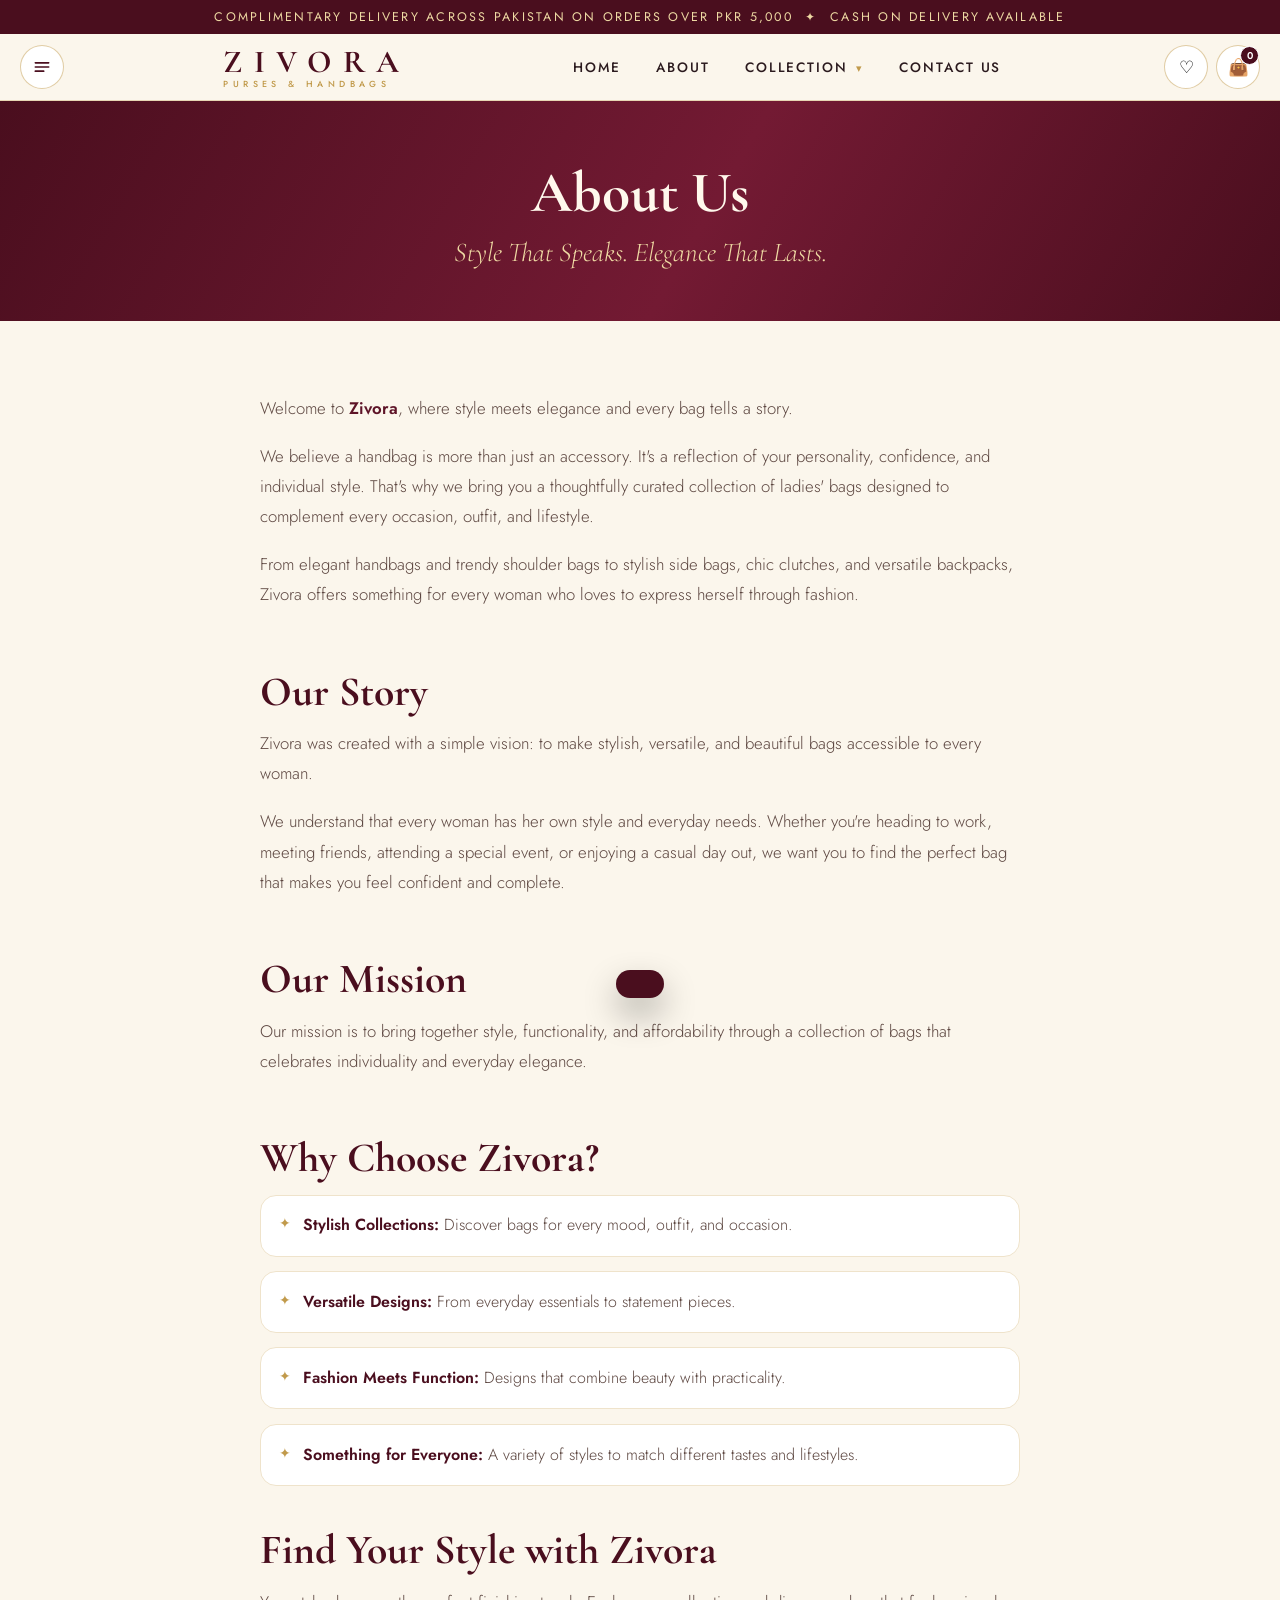
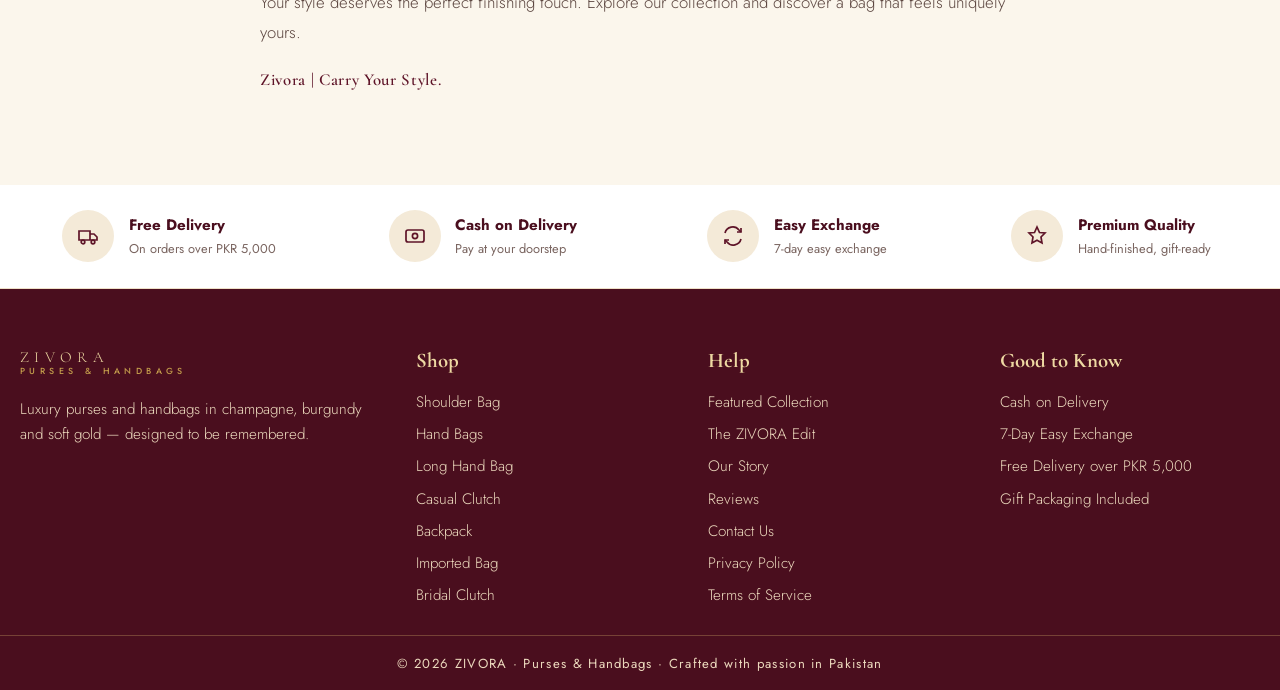
<file: assets/about.html>
<!doctype html>
<html lang="en">
<head>
<meta charset="utf-8"/>
<meta name="viewport" content="width=device-width, initial-scale=1, viewport-fit=cover"/>
<meta name="color-scheme" content="light"/>
<link rel="icon" type="image/svg+xml" href="favicon.svg">
<title>About ZIVORA — Luxury Purses & Handbags, Crafted in Pakistan</title>
<meta name="description" content="The ZIVORA story — luxury purses and handbags designed in Pakistan. Style that speaks, elegance that lasts: shoulder bags, hand bags, clutches, backpacks and bridal pieces in champagne, burgundy and soft gold."/>
<meta name="robots" content="index, follow, max-image-preview:large"/>
<meta name="theme-color" content="#4A0E1E"/>
<link rel="canonical" href="https://zivoraa-murex.vercel.app/assets/about.html"/>
<meta property="og:type" content="website"/>
<meta property="og:site_name" content="ZIVORA — Purses & Handbags"/>
<meta property="og:title" content="About ZIVORA — Luxury Purses & Handbags, Crafted in Pakistan"/>
<meta property="og:description" content="The ZIVORA story — luxury purses and handbags designed in Pakistan. Style that speaks, elegance that lasts: shoulder bags, hand bags, clutches, backpacks and bridal pieces in champagne, burgundy and soft gold."/>
<meta property="og:url" content="https://zivoraa-murex.vercel.app/assets/about.html"/>
<meta property="og:image" content="https://zivoraa-murex.vercel.app/assets/hero-poster.jpg"/>
<meta property="og:locale" content="en_PK"/>
<meta name="twitter:card" content="summary_large_image"/>
<script type="application/ld+json">{"@context":"https://schema.org","@type":"BreadcrumbList","itemListElement":[{"@type":"ListItem","position":1,"name":"Home","item":"https://zivoraa-murex.vercel.app/"},{"@type":"ListItem","position":2,"name":"About Us","item":"https://zivoraa-murex.vercel.app/assets/about.html"}]}</script>
<link rel="preconnect" href="https://fonts.googleapis.com">
<link rel="preconnect" href="https://fonts.gstatic.com" crossorigin>
<link href="https://fonts.googleapis.com/css2?family=Cormorant+Garamond:ital,wght@0,500;0,600;0,700;1,500;1,600&family=Great+Vibes&family=Jost:wght@300;400;500;600&display=swap" rel="stylesheet">
<link rel="stylesheet" href="site.css?v=44">
<style>
.about-prose{max-width:760px;margin:0 auto}
.about-prose h2{font-size:clamp(1.9rem,4vw,2.6rem);color:var(--burgundy);margin:0 0 .8rem;line-height:1.12}
.about-prose p{color:#5d4741;font-weight:300;line-height:1.8;font-size:1.05rem;margin:0 0 1.1rem}
.about-prose p b,.about-prose p strong{color:var(--burgundy2);font-weight:600}
.about-sec{padding:2.6rem 0 0}
.about-sec:first-child{padding-top:0}
.about-why{list-style:none;margin:.4rem 0 0;padding:0;display:grid;gap:.9rem}
.about-why li{background:#fff;border:1px solid #efe3cb;border-radius:16px;padding:1.05rem 1.25rem 1.05rem 2.6rem;position:relative;color:#5d4741;font-weight:300;line-height:1.65}
.about-why li::before{content:"✦";position:absolute;left:1.1rem;top:1.05rem;color:var(--gold);font-size:.85rem}
.about-why li b{color:var(--burgundy);font-weight:600}
.about-sign{font-family:'Cormorant Garamond',serif;font-size:1.5rem;color:var(--burgundy);font-weight:700;letter-spacing:.04em;margin-top:1.4rem}
</style>
</head>
<body>

<div class="topbar">Complimentary delivery across Pakistan on orders over PKR 5,000 &nbsp;✦&nbsp; Cash on Delivery available</div>

<header class="site">
  <nav class="nav">
    <button class="icon-btn menu-btn" id="menuBtn" type="button" aria-label="Open menu" aria-expanded="false" aria-controls="sideMenu"><svg width="20" height="20" viewBox="0 0 24 24" fill="none" stroke="currentColor" stroke-width="2" stroke-linecap="round" aria-hidden="true"><path d="M4 7h16M4 12h16M4 17h10"/></svg></button>
    <a class="logo" href="../index.html">ZIVORA<small>PURSES &amp; HANDBAGS</small></a>
    <div class="navlinks">
      <a href="../index.html">Home</a><a href="about.html">About</a><span class="nav-item has-drop"><a href="collection.html" class="nav-drop-toggle" aria-haspopup="true" aria-expanded="false">Collection <span class="caret" aria-hidden="true">▾</span></a><span class="nav-drop"><a href="collection.html?cat=Shoulder%20Bag">Shoulder Bags</a><a href="collection.html?cat=Hand%20Bags">Handbags</a><a href="collection.html?cat=Long%20Hand%20Bag">Long Hand Bags</a><a href="collection.html?cat=Casual%20Clutch">Casual Clutches</a><a href="collection.html?cat=Bridal%20Clutch">Bridal Clutches</a><a href="collection.html?cat=Imported%20Bag">Imported Bags</a><a href="collection.html?cat=Backpack">Backpacks</a></span></span><a href="contact.html">Contact Us</a>
    </div>
    <div class="nav-actions">
      <button class="icon-btn" id="wishBtn" aria-label="Wishlist">♡<span class="cart-count" id="wishCount" style="display:none">0</span></button>
      <button class="icon-btn" id="cartBtn" aria-label="Open cart">👜<span class="cart-count" id="cartCount">0</span></button>
    </div>
  </nav>
</header>

<section class="page-band">
  <h1>About Us</h1>
  <p style="font-family:'Cormorant Garamond',serif;font-style:italic;font-size:clamp(1.3rem,2.6vw,1.7rem);color:var(--gold-light)">Style That Speaks. Elegance That Lasts.</p>
</section>

<!-- ABOUT -->
<section class="wrap">
  <div class="about-prose">
    <div class="about-sec">
      <p>Welcome to <b>Zivora</b>, where style meets elegance and every bag tells a story.</p>
      <p>We believe a handbag is more than just an accessory. It's a reflection of your personality, confidence, and individual style. That's why we bring you a thoughtfully curated collection of ladies' bags designed to complement every occasion, outfit, and lifestyle.</p>
      <p>From elegant handbags and trendy shoulder bags to stylish side bags, chic clutches, and versatile backpacks, Zivora offers something for every woman who loves to express herself through fashion.</p>
    </div>

    <div class="about-sec">
      <h2>Our Story</h2>
      <p>Zivora was created with a simple vision: to make stylish, versatile, and beautiful bags accessible to every woman.</p>
      <p>We understand that every woman has her own style and everyday needs. Whether you're heading to work, meeting friends, attending a special event, or enjoying a casual day out, we want you to find the perfect bag that makes you feel confident and complete.</p>
    </div>

    <div class="about-sec">
      <h2>Our Mission</h2>
      <p>Our mission is to bring together style, functionality, and affordability through a collection of bags that celebrates individuality and everyday elegance.</p>
    </div>

    <div class="about-sec">
      <h2>Why Choose Zivora?</h2>
      <ul class="about-why">
        <li><b>Stylish Collections:</b> Discover bags for every mood, outfit, and occasion.</li>
        <li><b>Versatile Designs:</b> From everyday essentials to statement pieces.</li>
        <li><b>Fashion Meets Function:</b> Designs that combine beauty with practicality.</li>
        <li><b>Something for Everyone:</b> A variety of styles to match different tastes and lifestyles.</li>
      </ul>
    </div>

    <div class="about-sec">
      <h2>Find Your Style with Zivora</h2>
      <p>Your style deserves the perfect finishing touch. Explore our collection and discover a bag that feels uniquely yours.</p>
      <p class="about-sign"><b>Zivora | Carry Your Style.</b></p>
    </div>
  </div>
</section>

<!-- PROMISE -->
<section class="trust">
  <div class="trust-grid">
    <div class="trust-item"><span class="ic"><svg width="24" height="24" viewBox="0 0 24 24" fill="none" stroke="currentColor" stroke-width="1.7"><path d="M3 7h11v9H3zM14 10h4l3 3v3h-7z"/><circle cx="7" cy="18" r="1.8"/><circle cx="17" cy="18" r="1.8"/></svg></span><div><b>Free Delivery</b><span>On orders over PKR 5,000</span></div></div>
    <div class="trust-item"><span class="ic"><svg width="24" height="24" viewBox="0 0 24 24" fill="none" stroke="currentColor" stroke-width="1.7"><rect x="3" y="6" width="18" height="12" rx="2"/><circle cx="12" cy="12" r="2.6"/><path d="M6.5 9.5h.01M17.5 14.5h.01"/></svg></span><div><b>Cash on Delivery</b><span>Pay at your doorstep</span></div></div>
    <div class="trust-item"><span class="ic"><svg width="24" height="24" viewBox="0 0 24 24" fill="none" stroke="currentColor" stroke-width="1.7"><path d="M4 9a8 8 0 0 1 14-3l2 2M20 15a8 8 0 0 1-14 3l-2-2"/><path d="M20 4v4h-4M4 20v-4h4"/></svg></span><div><b>Easy Exchange</b><span>7-day easy exchange</span></div></div>
    <div class="trust-item"><span class="ic"><svg width="24" height="24" viewBox="0 0 24 24" fill="none" stroke="currentColor" stroke-width="1.7"><path d="M12 3l2.5 5.5L20 9l-4 4 1 6-5-2.8L7 19l1-6-4-4 5.5-.5z"/></svg></span><div><b>Premium Quality</b><span>Hand-finished, gift-ready</span></div></div>
  </div>
</section>

<footer>
  <div class="foot">
    <div><a class="logo" href="../index.html" style="color:var(--gold-light)">ZIVORA<small style="color:var(--gold)">PURSES &amp; HANDBAGS</small></a><p style="margin-top:1rem">Luxury purses and handbags in champagne, burgundy and soft gold — designed to be remembered.</p></div>
    <div><h4>Shop</h4><a href="collection.html?cat=Shoulder%20Bag">Shoulder Bag</a><a href="collection.html?cat=Hand%20Bags">Hand Bags</a><a href="collection.html?cat=Long%20Hand%20Bag">Long Hand Bag</a><a href="collection.html?cat=Casual%20Clutch">Casual Clutch</a><a href="collection.html?cat=Backpack">Backpack</a><a href="collection.html?cat=Imported%20Bag">Imported Bag</a><a href="collection.html?cat=Bridal%20Clutch">Bridal Clutch</a></div>
    <div><h4>Help</h4><a href="collection.html">Featured Collection</a><a href="../index.html#edit">The ZIVORA Edit</a><a href="about.html">Our Story</a><a href="reviews.html">Reviews</a><a href="contact.html">Contact Us</a><a href="privacy.html">Privacy Policy</a><a href="terms.html">Terms of Service</a></div>
    <div><h4>Good to Know</h4><a href="shipping.html">Cash on Delivery</a><a href="returns.html">7-Day Easy Exchange</a><a href="shipping.html">Free Delivery over PKR 5,000</a><a href="shipping.html">Gift Packaging Included</a></div>
  </div>
  <div class="foot-bottom">© 2026 ZIVORA · Purses &amp; Handbags · Crafted with passion in Pakistan</div>
</footer>

<!-- SIDE MENU (static markup so the menu button renders even before scripts run) -->
<div class="side-backdrop" id="sideBackdrop"></div>
<aside class="side-menu" id="sideMenu" aria-label="Site menu" aria-hidden="true">
  <div class="side-head"><a class="logo" href="../index.html">ZIVORA<small>PURSES &amp; HANDBAGS</small></a><button class="x-btn" id="sideClose" aria-label="Close menu">✕</button></div>
  <nav class="side-links">
    <a class="side-link" href="../index.html"><span class="dot">✦</span>Home<span class="arr">→</span></a>
    <a class="side-link active" href="about.html"><span class="dot">✦</span>About Us<span class="arr">→</span></a>
    <a class="side-link" href="collection.html"><span class="dot">✦</span>Collection<span class="arr">→</span></a>
    <a class="side-link" href="../index.html#featured"><span class="dot">✦</span>Feature Product<span class="arr">→</span></a>
    <a class="side-link" href="../index.html#best-sellers"><span class="dot">✦</span>Most Selling Items<span class="arr">→</span></a>
    <a class="side-link" href="reviews.html"><span class="dot">✦</span>Review<span class="arr">→</span></a>
    <a class="side-link" href="contact.html"><span class="dot">✦</span>Contact Us<span class="arr">→</span></a>
  </nav>
  <div class="side-foot"><b>Cash on Delivery</b> available · Free delivery on orders over <b>PKR 5,000</b> · 7-day easy exchange</div>
</aside>
<script>window.ZV={root:"../",pages:""};</script>
<script src="shared.js?v=45"></script>
<script>
document.getElementById('wishBtn').onclick=function(){
  var n=Object.keys(wishlist).length;
  showToast(n?("You have "+n+" piece(s) in your wishlist ♡"):"Your wishlist is empty — tap a heart to save a piece");
};
</script>
</body>
</html>
</file>
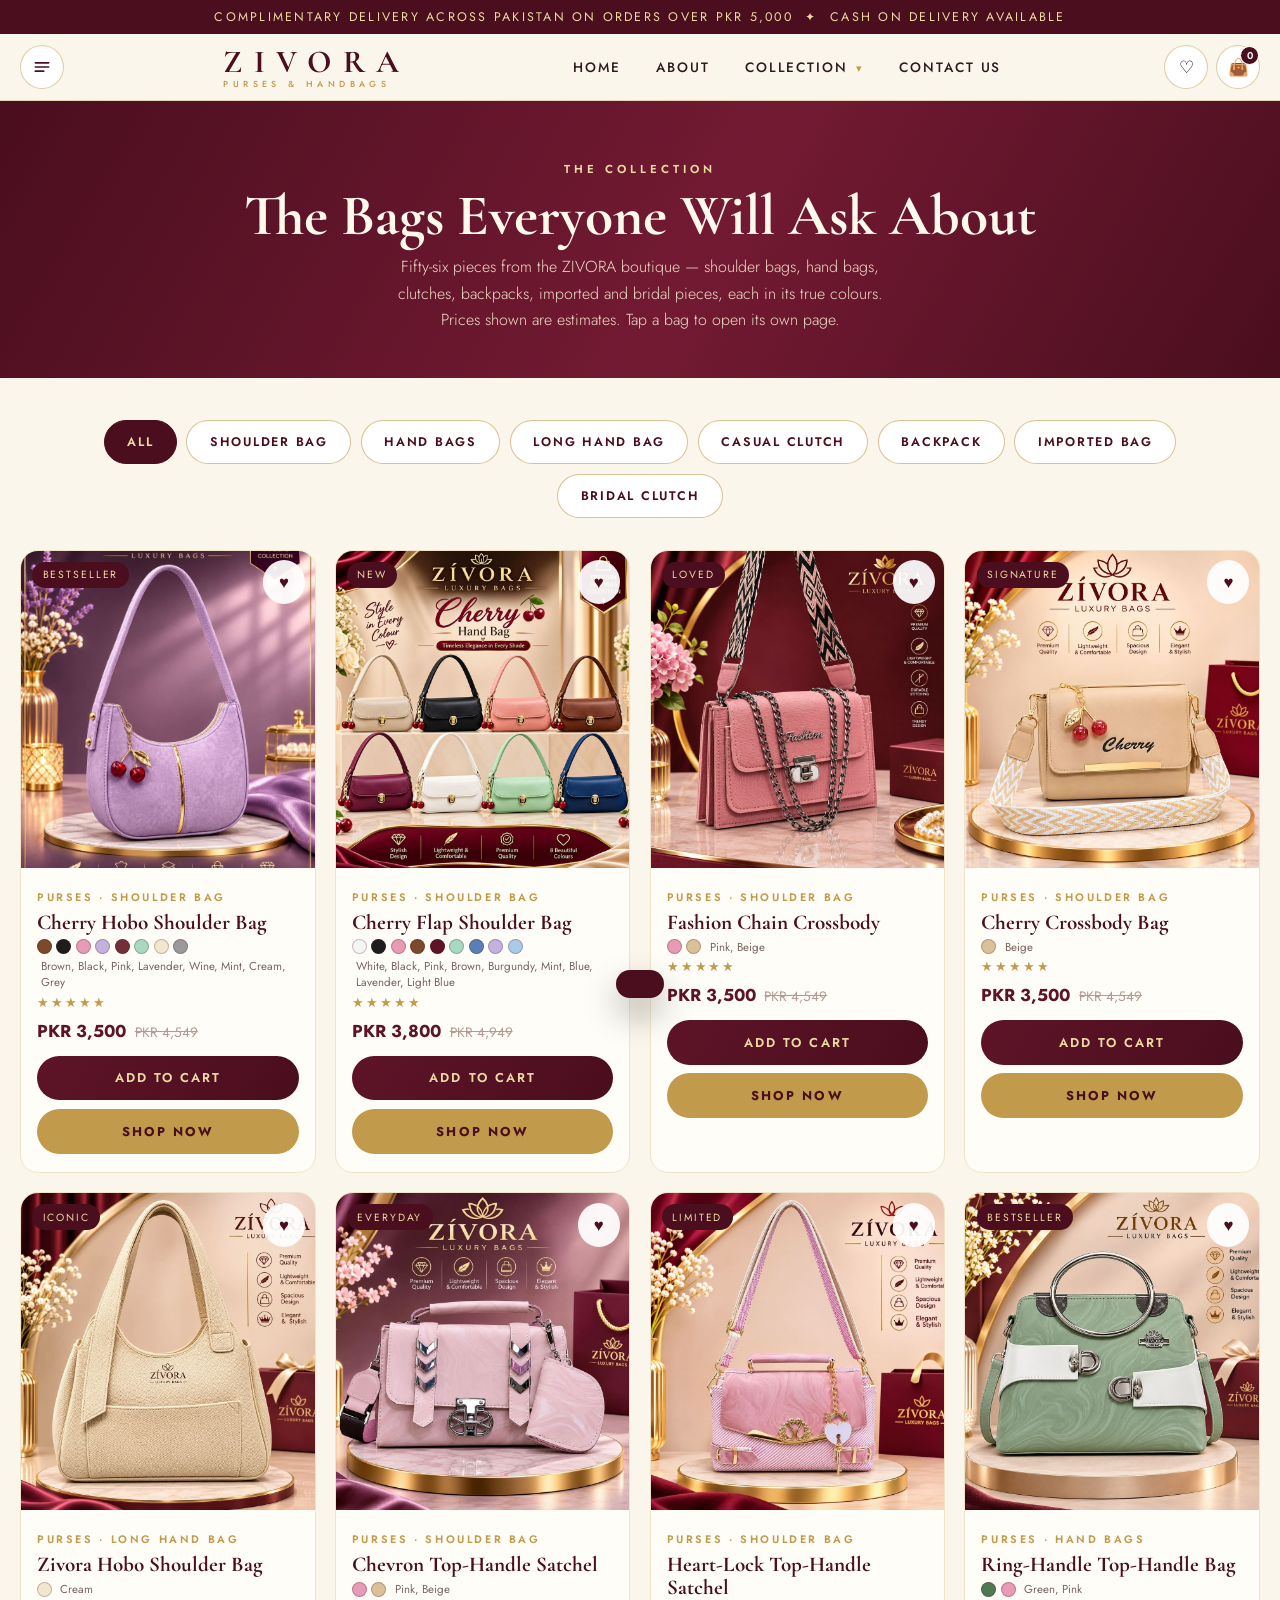
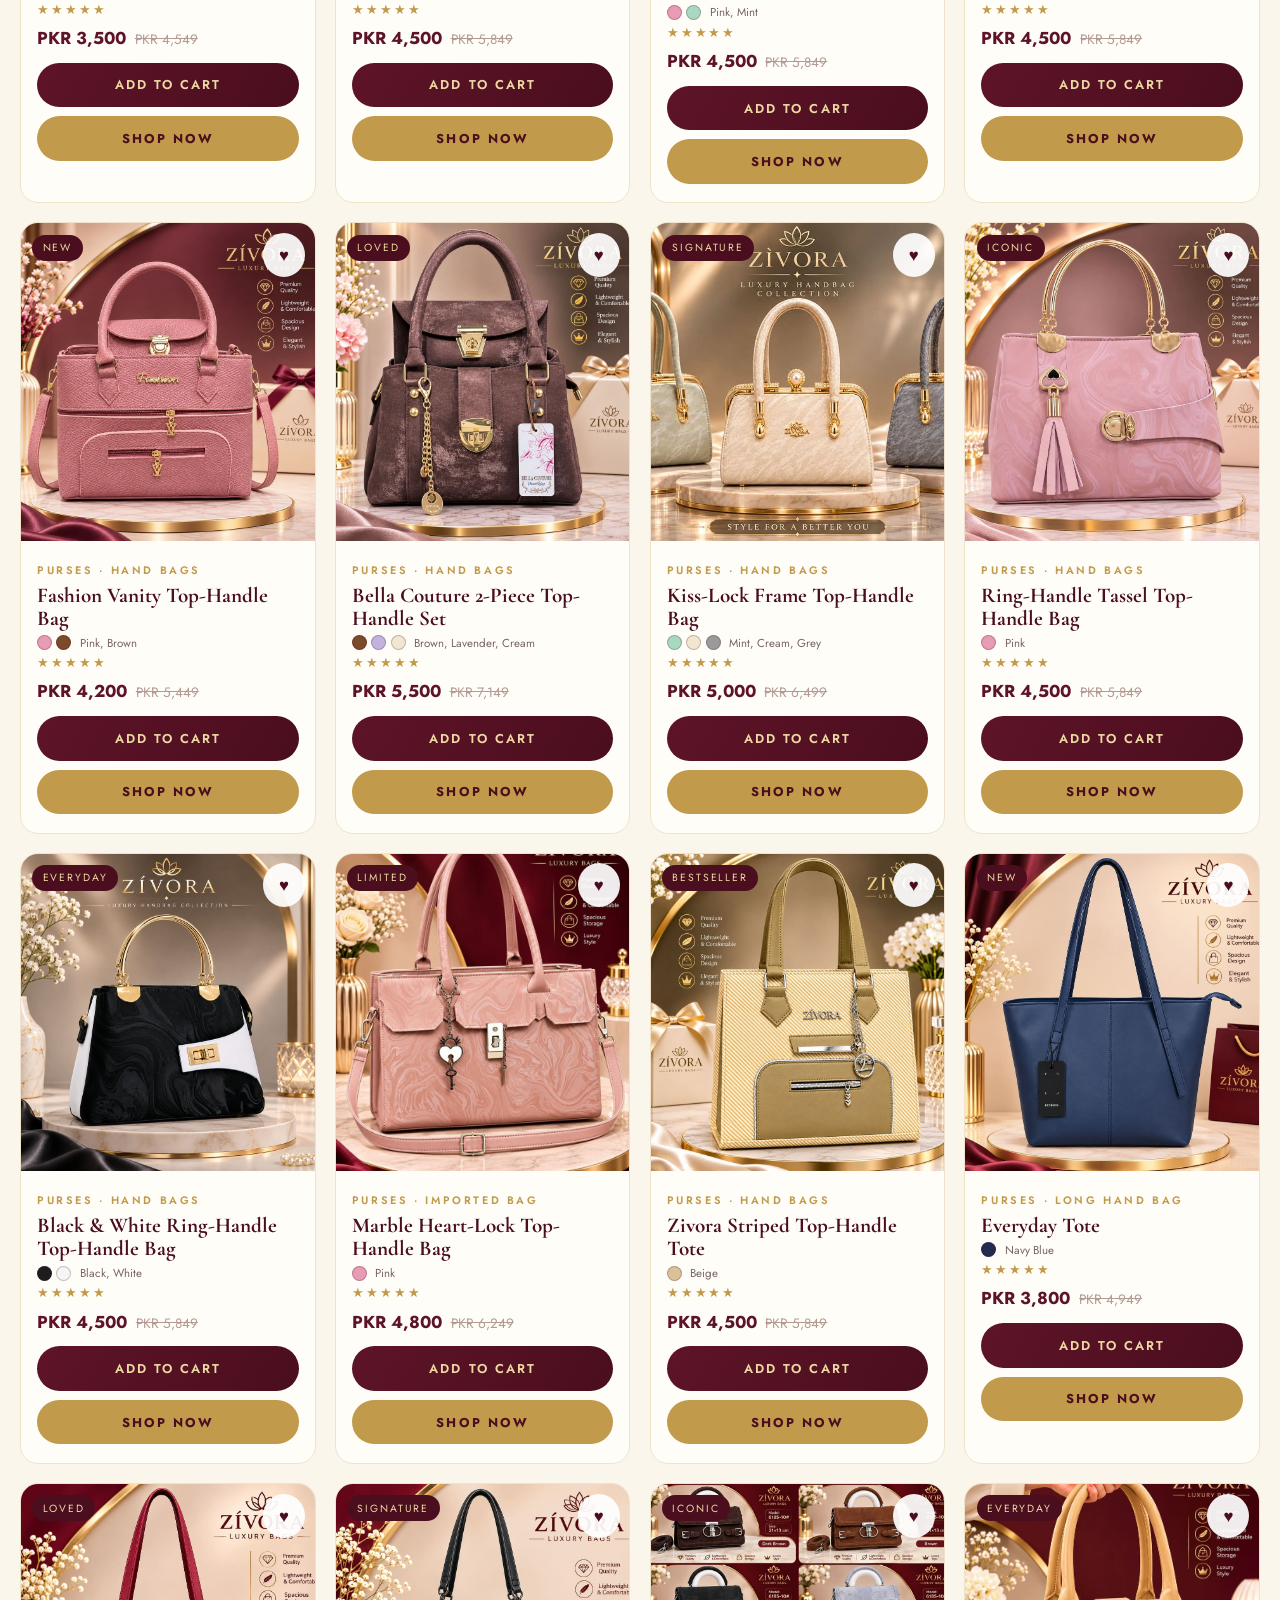
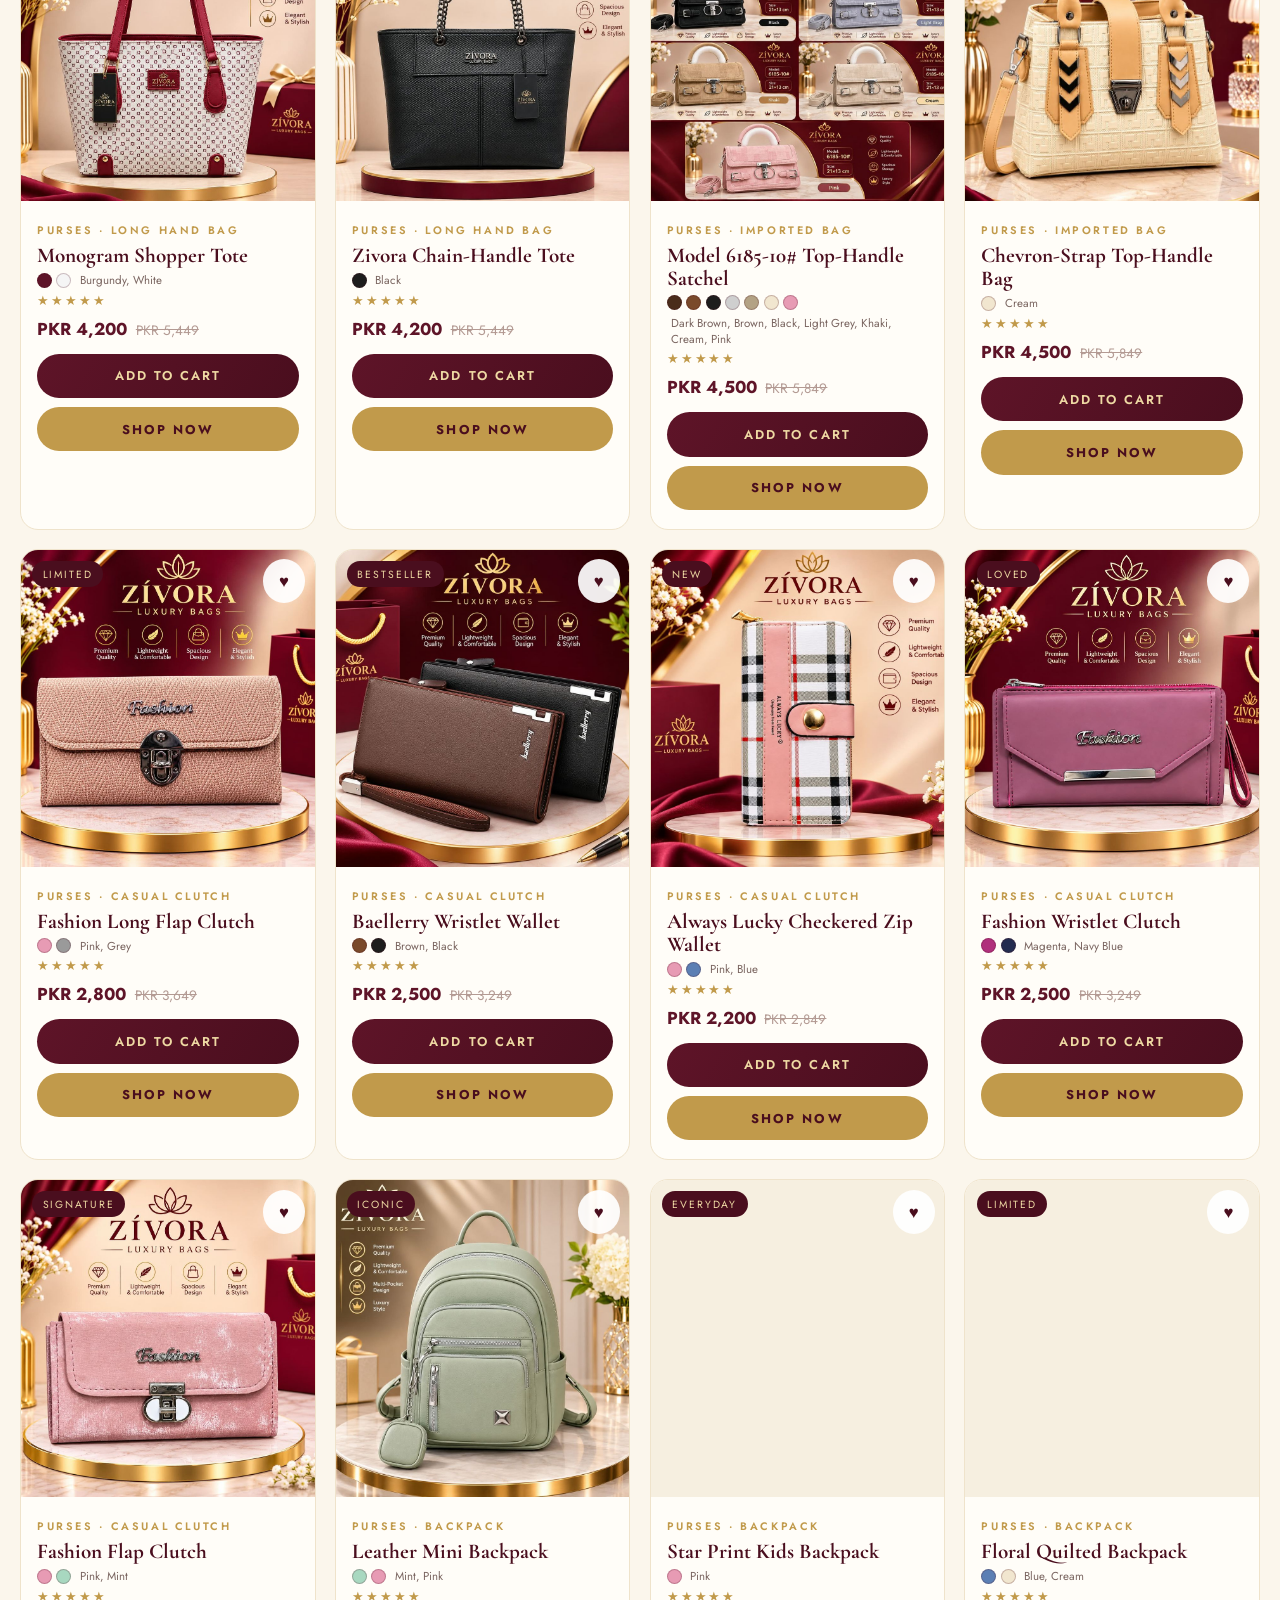
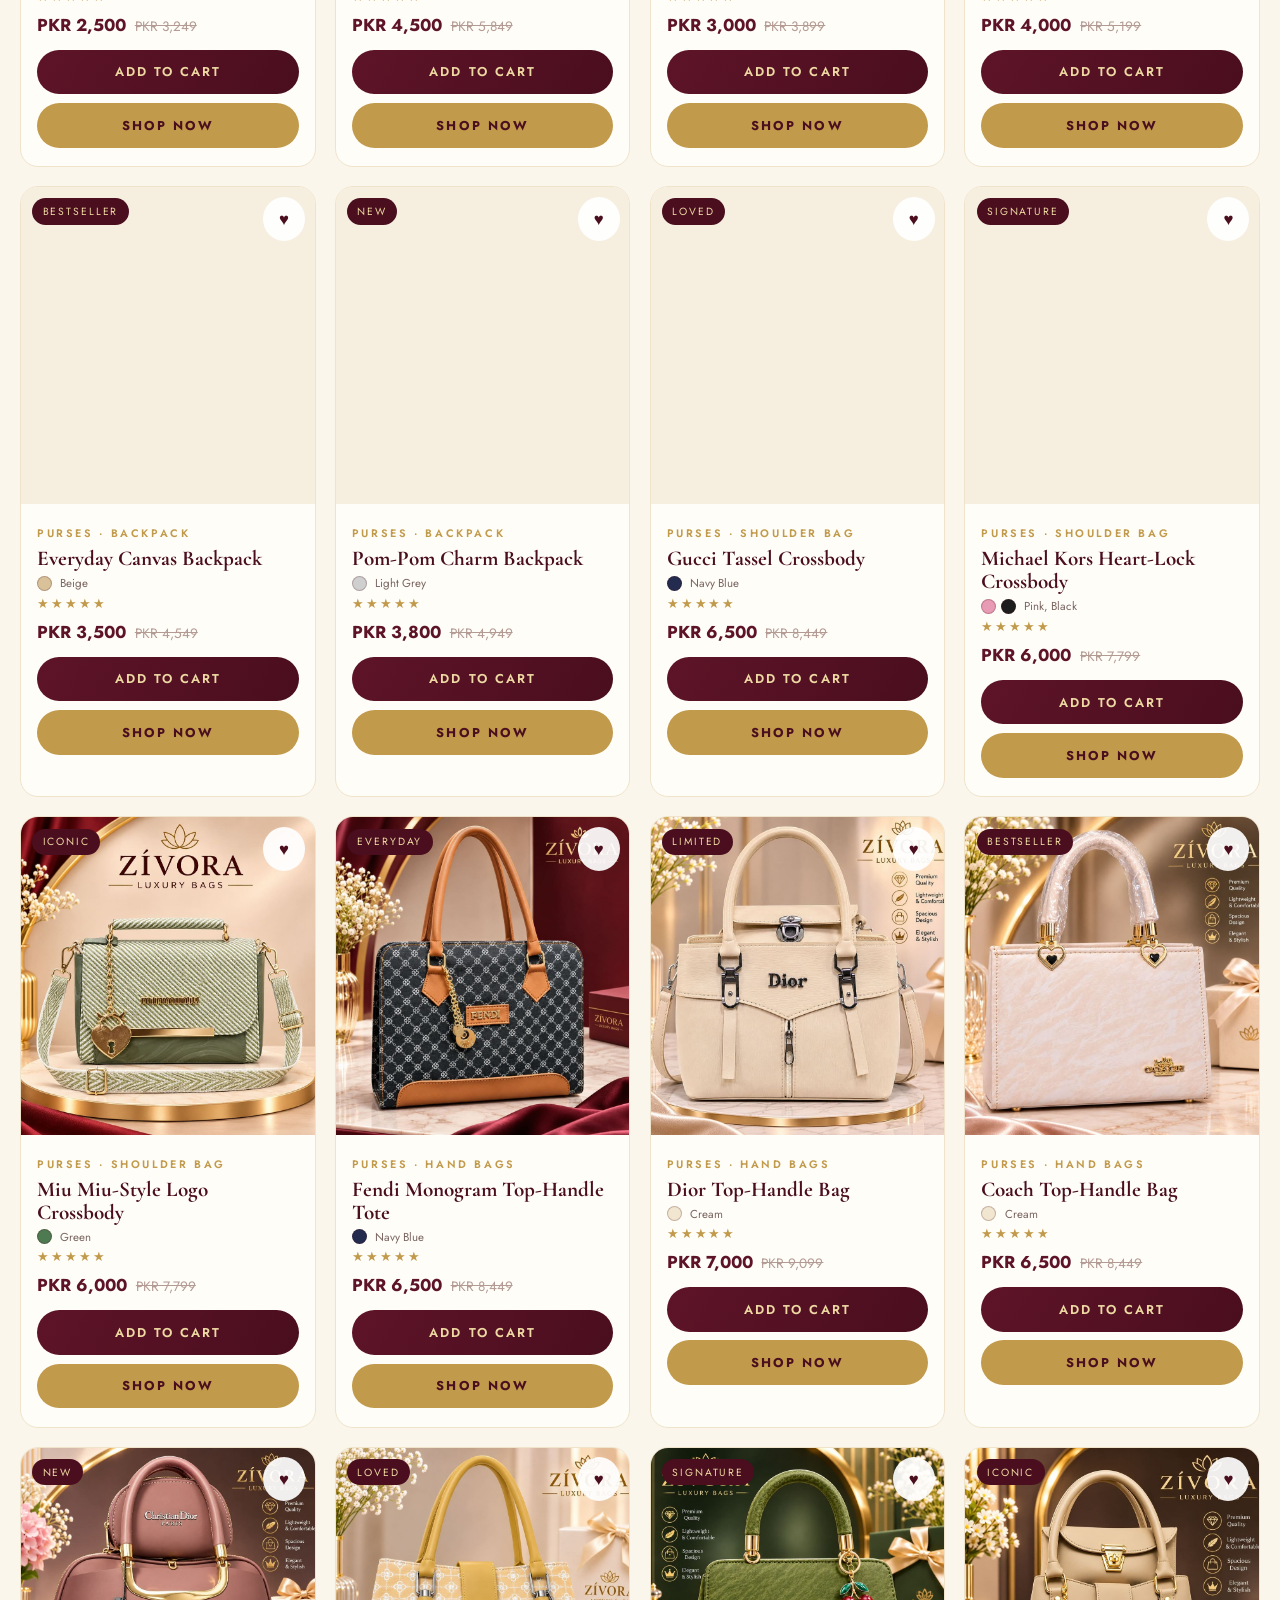
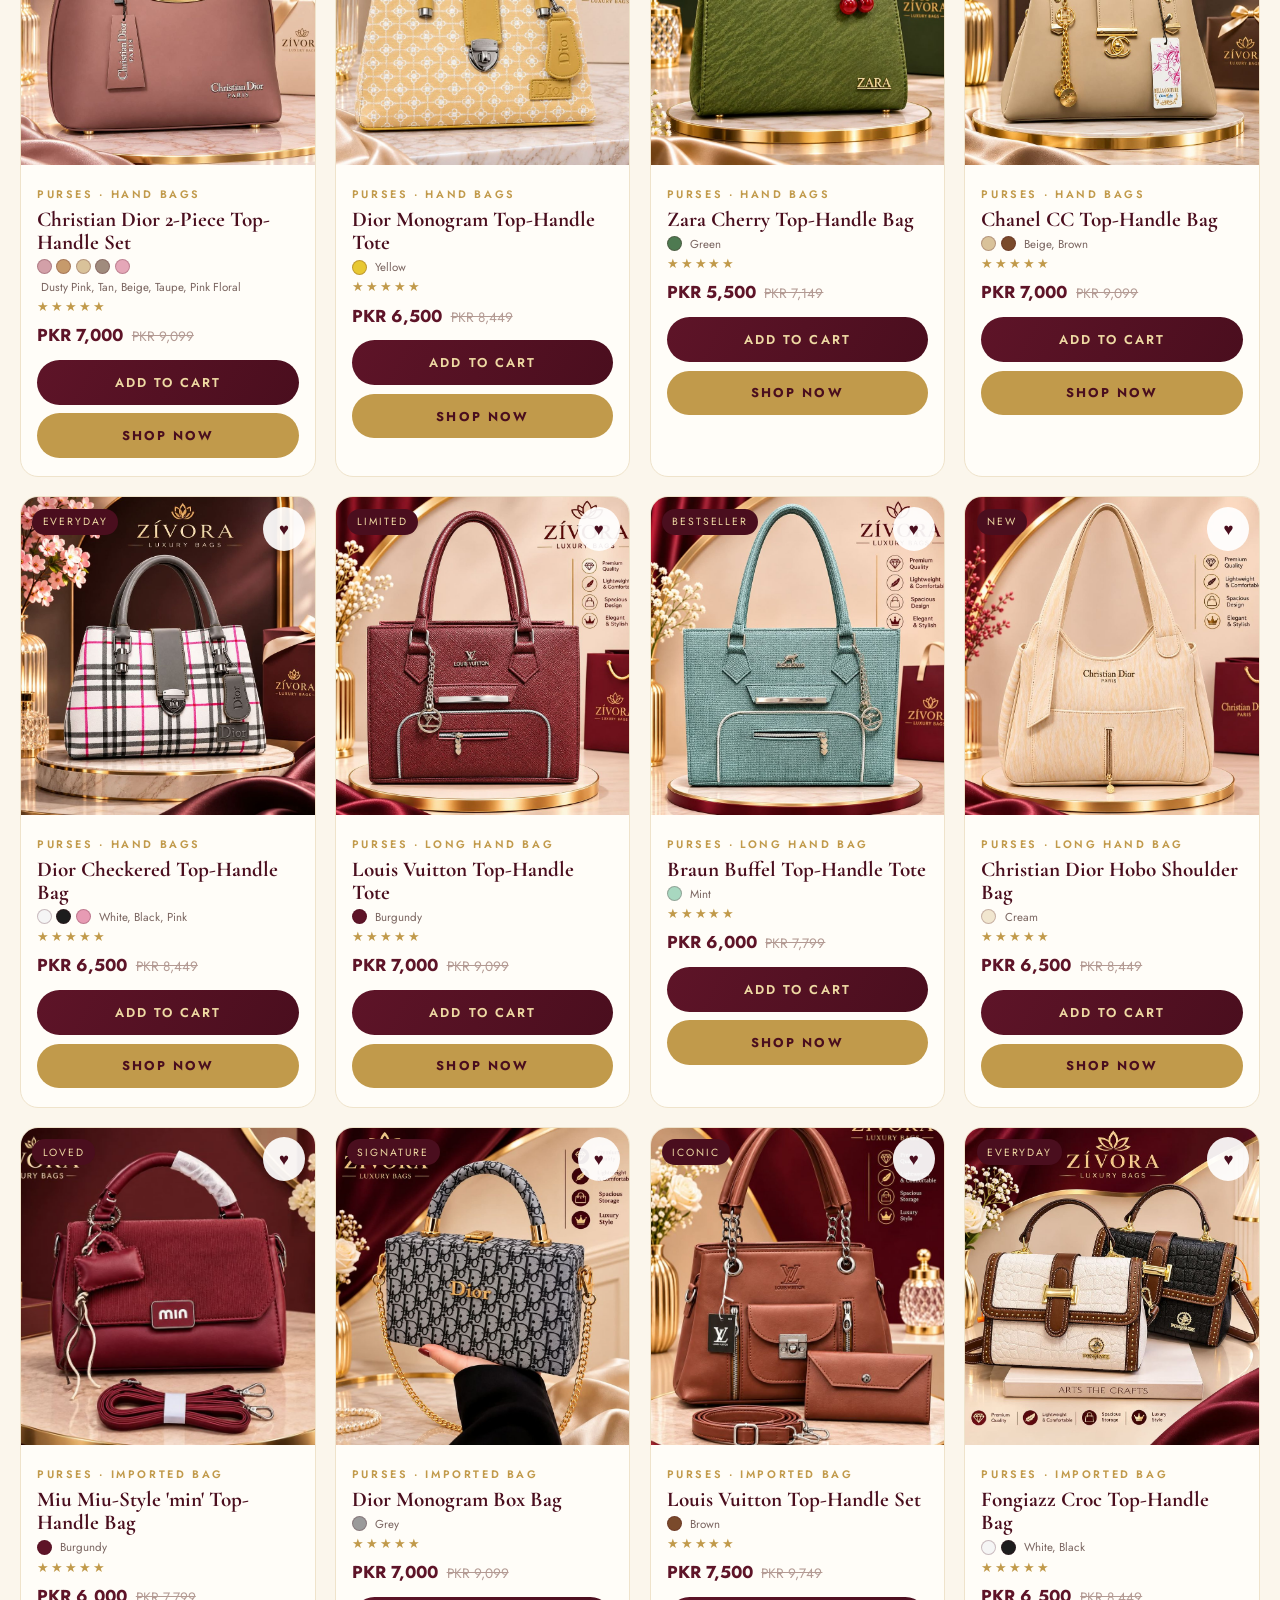
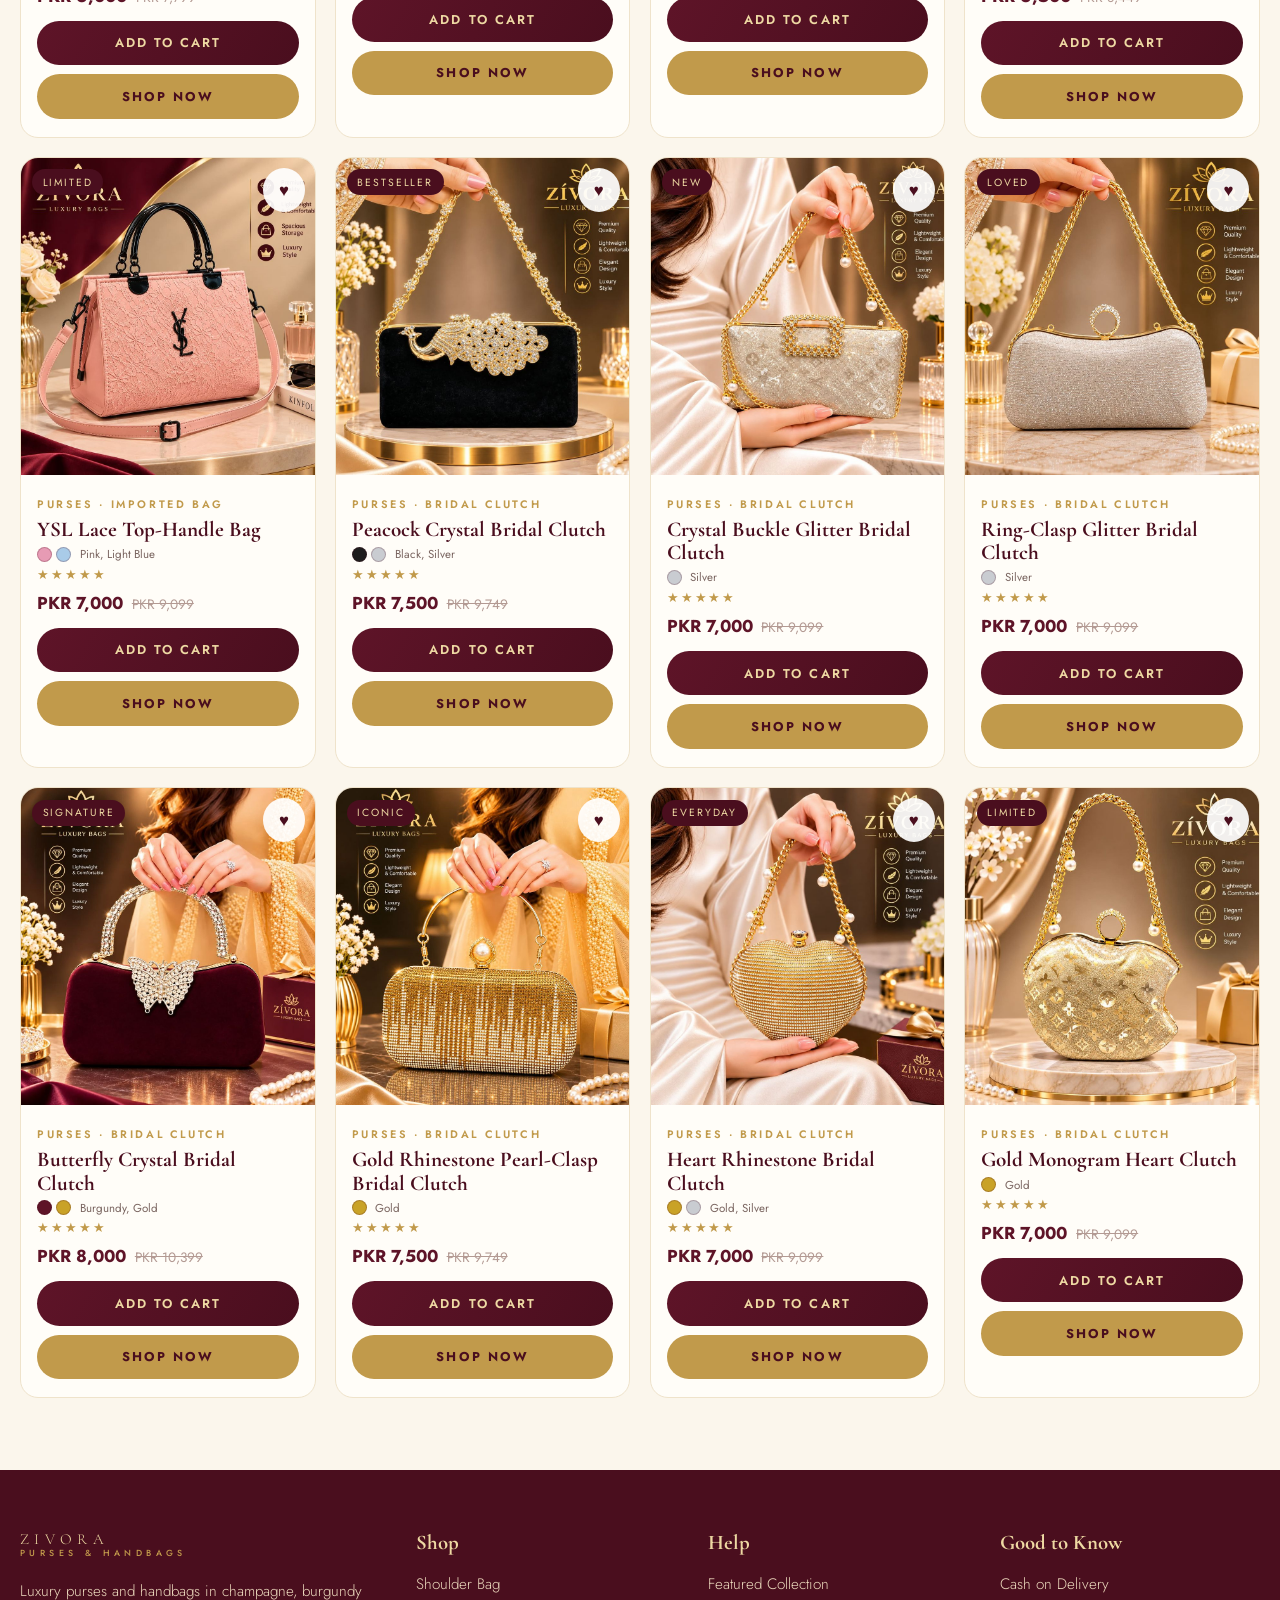
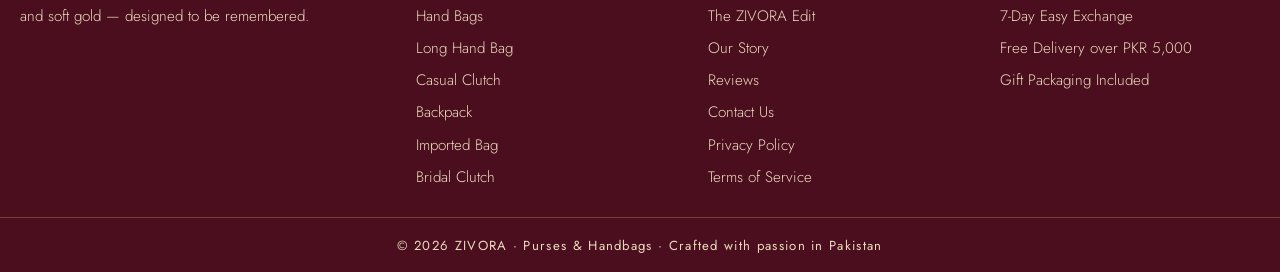
<file: assets/collection.html>
<!doctype html>
<html lang="en">
<head>
<meta charset="utf-8"/>
<meta name="viewport" content="width=device-width, initial-scale=1, viewport-fit=cover"/>
<meta name="color-scheme" content="light"/>
<link rel="icon" type="image/svg+xml" href="favicon.svg">
<title>The Collection — 56 Luxury Handbags & Purses | ZIVORA Pakistan</title>
<meta name="description" content="Browse all 56 ZIVORA handbags — shoulder bags, hand bags, long hand bags, casual clutches, backpacks, imported bags and bridal clutches. Cash on Delivery across Pakistan, free delivery on orders over PKR 5,000."/>
<meta name="robots" content="index, follow, max-image-preview:large"/>
<meta name="theme-color" content="#4A0E1E"/>
<link rel="canonical" href="https://zivoraa-murex.vercel.app/assets/collection.html"/>
<meta property="og:type" content="website"/>
<meta property="og:site_name" content="ZIVORA — Purses & Handbags"/>
<meta property="og:title" content="The Collection — 56 Luxury Handbags & Purses | ZIVORA Pakistan"/>
<meta property="og:description" content="Browse all 56 ZIVORA handbags — shoulder bags, hand bags, long hand bags, casual clutches, backpacks, imported bags and bridal clutches. Cash on Delivery across Pakistan, free delivery on orders over PKR 5,000."/>
<meta property="og:url" content="https://zivoraa-murex.vercel.app/assets/collection.html"/>
<meta property="og:image" content="https://zivoraa-murex.vercel.app/assets/hero-poster.jpg"/>
<meta property="og:locale" content="en_PK"/>
<meta name="twitter:card" content="summary_large_image"/>
<script type="application/ld+json">{"@context":"https://schema.org","@type":"BreadcrumbList","itemListElement":[{"@type":"ListItem","position":1,"name":"Home","item":"https://zivoraa-murex.vercel.app/"},{"@type":"ListItem","position":2,"name":"Collection","item":"https://zivoraa-murex.vercel.app/assets/collection.html"}]}</script>
<link rel="preconnect" href="https://fonts.googleapis.com">
<link rel="preconnect" href="https://fonts.gstatic.com" crossorigin>
<link href="https://fonts.googleapis.com/css2?family=Cormorant+Garamond:ital,wght@0,500;0,600;0,700;1,500;1,600&family=Great+Vibes&family=Jost:wght@300;400;500;600&display=swap" rel="stylesheet">
<link rel="stylesheet" href="site.css?v=44">
</head>
<body>

<div class="topbar">Complimentary delivery across Pakistan on orders over PKR 5,000 &nbsp;✦&nbsp; Cash on Delivery available</div>

<header class="site">
  <nav class="nav">
    <button class="icon-btn menu-btn" id="menuBtn" type="button" aria-label="Open menu" aria-expanded="false" aria-controls="sideMenu"><svg width="20" height="20" viewBox="0 0 24 24" fill="none" stroke="currentColor" stroke-width="2" stroke-linecap="round" aria-hidden="true"><path d="M4 7h16M4 12h16M4 17h10"/></svg></button>
    <a class="logo" href="../index.html">ZIVORA<small>PURSES &amp; HANDBAGS</small></a>
    <div class="navlinks">
      <a href="../index.html">Home</a><a href="about.html">About</a><span class="nav-item has-drop"><a href="collection.html" class="nav-drop-toggle" aria-haspopup="true" aria-expanded="false">Collection <span class="caret" aria-hidden="true">▾</span></a><span class="nav-drop"><a href="collection.html?cat=Shoulder%20Bag">Shoulder Bags</a><a href="collection.html?cat=Hand%20Bags">Handbags</a><a href="collection.html?cat=Long%20Hand%20Bag">Long Hand Bags</a><a href="collection.html?cat=Casual%20Clutch">Casual Clutches</a><a href="collection.html?cat=Bridal%20Clutch">Bridal Clutches</a><a href="collection.html?cat=Imported%20Bag">Imported Bags</a><a href="collection.html?cat=Backpack">Backpacks</a></span></span><a href="contact.html">Contact Us</a>
    </div>
    <div class="nav-actions">
      <button class="icon-btn" id="wishBtn" aria-label="Wishlist">♡<span class="cart-count" id="wishCount" style="display:none">0</span></button>
      <button class="icon-btn" id="cartBtn" aria-label="Open cart">👜<span class="cart-count" id="cartCount">0</span></button>
    </div>
  </nav>
</header>

<section class="page-band">
  <span class="eyebrow">The Collection</span>
  <h1>The Bags Everyone Will Ask About</h1>
  <p>Fifty-six pieces from the ZIVORA boutique — shoulder bags, hand bags, clutches, backpacks, imported and bridal pieces, each in its true colours. Prices shown are estimates. Tap a bag to open its own page.</p>
</section>

<section class="wrap" style="padding-top:2.6rem">
  <div class="filters" role="group" aria-label="Filter products">
    <button class="filter-btn active" data-filter="All">All</button>
    <button class="filter-btn" data-filter="Shoulder Bag">Shoulder Bag</button>
    <button class="filter-btn" data-filter="Hand Bags">Hand Bags</button>
    <button class="filter-btn" data-filter="Long Hand Bag">Long Hand Bag</button>
    <button class="filter-btn" data-filter="Casual Clutch">Casual Clutch</button>
    <button class="filter-btn" data-filter="Backpack">Backpack</button>
    <button class="filter-btn" data-filter="Imported Bag">Imported Bag</button>
    <button class="filter-btn" data-filter="Bridal Clutch">Bridal Clutch</button>
  </div>
  <div class="grid" id="productGrid"></div>
</section>

<footer>
  <div class="foot">
    <div><a class="logo" href="../index.html" style="color:var(--gold-light)">ZIVORA<small style="color:var(--gold)">PURSES &amp; HANDBAGS</small></a><p style="margin-top:1rem">Luxury purses and handbags in champagne, burgundy and soft gold — designed to be remembered.</p></div>
    <div><h4>Shop</h4><a href="collection.html?cat=Shoulder%20Bag">Shoulder Bag</a><a href="collection.html?cat=Hand%20Bags">Hand Bags</a><a href="collection.html?cat=Long%20Hand%20Bag">Long Hand Bag</a><a href="collection.html?cat=Casual%20Clutch">Casual Clutch</a><a href="collection.html?cat=Backpack">Backpack</a><a href="collection.html?cat=Imported%20Bag">Imported Bag</a><a href="collection.html?cat=Bridal%20Clutch">Bridal Clutch</a></div>
    <div><h4>Help</h4><a href="collection.html">Featured Collection</a><a href="../index.html#edit">The ZIVORA Edit</a><a href="about.html">Our Story</a><a href="reviews.html">Reviews</a><a href="contact.html">Contact Us</a><a href="privacy.html">Privacy Policy</a><a href="terms.html">Terms of Service</a></div>
    <div><h4>Good to Know</h4><a href="shipping.html">Cash on Delivery</a><a href="returns.html">7-Day Easy Exchange</a><a href="shipping.html">Free Delivery over PKR 5,000</a><a href="shipping.html">Gift Packaging Included</a></div>
  </div>
  <div class="foot-bottom">© 2026 ZIVORA · Purses &amp; Handbags · Crafted with passion in Pakistan</div>
</footer>

<!-- SIDE MENU (static markup so the menu button renders even before scripts run) -->
<div class="side-backdrop" id="sideBackdrop"></div>
<aside class="side-menu" id="sideMenu" aria-label="Site menu" aria-hidden="true">
  <div class="side-head"><a class="logo" href="../index.html">ZIVORA<small>PURSES &amp; HANDBAGS</small></a><button class="x-btn" id="sideClose" aria-label="Close menu">✕</button></div>
  <nav class="side-links">
    <a class="side-link" href="../index.html"><span class="dot">✦</span>Home<span class="arr">→</span></a>
    <a class="side-link" href="about.html"><span class="dot">✦</span>About Us<span class="arr">→</span></a>
    <a class="side-link active" href="collection.html"><span class="dot">✦</span>Collection<span class="arr">→</span></a>
    <a class="side-link" href="../index.html#featured"><span class="dot">✦</span>Feature Product<span class="arr">→</span></a>
    <a class="side-link" href="../index.html#best-sellers"><span class="dot">✦</span>Most Selling Items<span class="arr">→</span></a>
    <a class="side-link" href="reviews.html"><span class="dot">✦</span>Review<span class="arr">→</span></a>
    <a class="side-link" href="contact.html"><span class="dot">✦</span>Contact Us<span class="arr">→</span></a>
  </nav>
  <div class="side-foot"><b>Cash on Delivery</b> available · Free delivery on orders over <b>PKR 5,000</b> · 7-day easy exchange</div>
</aside>
<script>window.ZV={root:"../",pages:""};</script>
<script src="shared.js?v=45"></script>
<script>
document.getElementById('wishBtn').onclick=function(){
  var n=Object.keys(wishlist).length;
  showToast(n?("You have "+n+" piece(s) in your wishlist ♡"):"Your wishlist is empty — tap a heart to save a piece");
};
/* open with the category passed in the link (?cat=...), e.g. from a category card */
var startCat=new URLSearchParams(window.location.search).get('cat')||"All";
var matched=false;
document.querySelectorAll('.filter-btn').forEach(function(b){
  if(b.dataset.filter===startCat)matched=true;
  b.onclick=function(){
    document.querySelectorAll('.filter-btn').forEach(function(x){x.classList.remove('active')});
    b.classList.add('active'); renderProducts(b.dataset.filter);
  };
});
if(!matched)startCat="All";
document.querySelectorAll('.filter-btn').forEach(function(b){b.classList.toggle('active',b.dataset.filter===startCat);});
renderProducts(startCat);
</script>
</body>
</html>
</file>
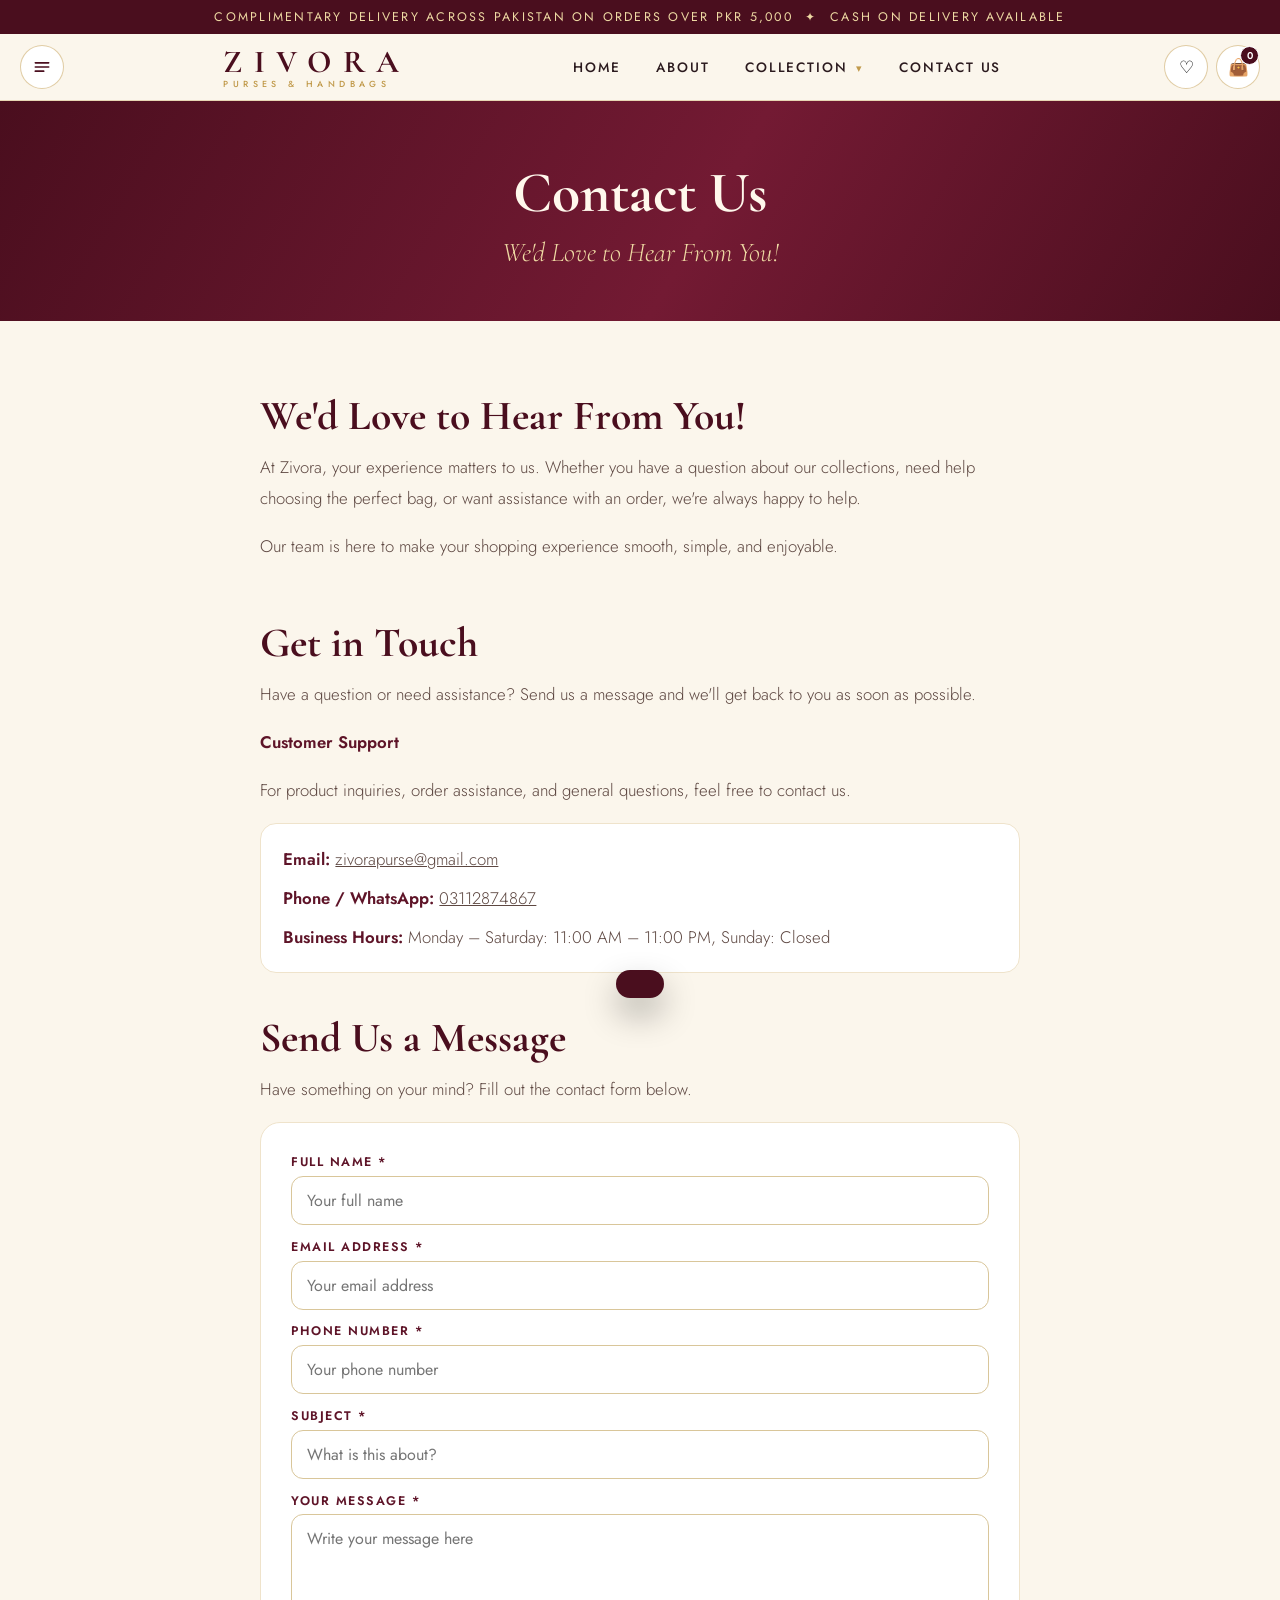
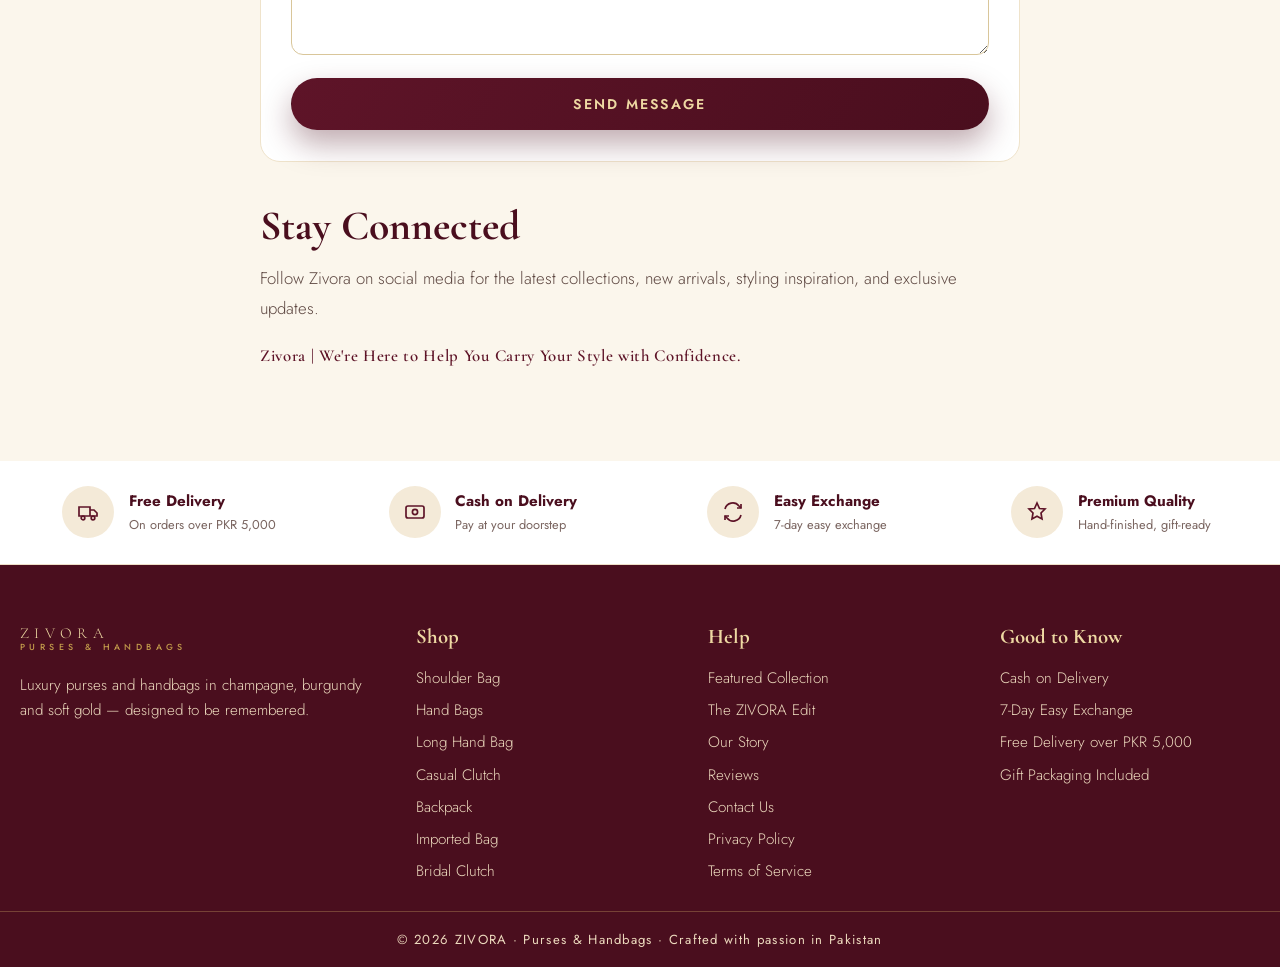
<file: assets/contact.html>
<!doctype html>
<html lang="en">
<head>
<meta charset="utf-8"/>
<meta name="viewport" content="width=device-width, initial-scale=1, viewport-fit=cover"/>
<meta name="color-scheme" content="light"/>
<link rel="icon" type="image/svg+xml" href="favicon.svg">
<title>Contact ZIVORA — Purses & Handbags Pakistan</title>
<meta name="description" content="Contact ZIVORA for orders, exchanges and questions about our purses and handbags. Cash on Delivery across Pakistan and a 7-day easy exchange on every bag."/>
<meta name="robots" content="index, follow, max-image-preview:large"/>
<meta name="theme-color" content="#4A0E1E"/>
<link rel="canonical" href="https://zivoraa-murex.vercel.app/assets/contact.html"/>
<meta property="og:type" content="website"/>
<meta property="og:site_name" content="ZIVORA — Purses & Handbags"/>
<meta property="og:title" content="Contact ZIVORA — Purses & Handbags Pakistan"/>
<meta property="og:description" content="Contact ZIVORA for orders, exchanges and questions about our purses and handbags. Cash on Delivery across Pakistan and a 7-day easy exchange on every bag."/>
<meta property="og:url" content="https://zivoraa-murex.vercel.app/assets/contact.html"/>
<meta property="og:image" content="https://zivoraa-murex.vercel.app/assets/hero-poster.jpg"/>
<meta property="og:locale" content="en_PK"/>
<meta name="twitter:card" content="summary_large_image"/>
<script type="application/ld+json">{"@context":"https://schema.org","@type":"BreadcrumbList","itemListElement":[{"@type":"ListItem","position":1,"name":"Home","item":"https://zivoraa-murex.vercel.app/"},{"@type":"ListItem","position":2,"name":"Contact Us","item":"https://zivoraa-murex.vercel.app/assets/contact.html"}]}</script>
<link rel="preconnect" href="https://fonts.googleapis.com">
<link rel="preconnect" href="https://fonts.gstatic.com" crossorigin>
<link href="https://fonts.googleapis.com/css2?family=Cormorant+Garamond:ital,wght@0,500;0,600;0,700;1,500;1,600&family=Great+Vibes&family=Jost:wght@300;400;500;600&display=swap" rel="stylesheet">
<link rel="stylesheet" href="site.css?v=44">
<style>
.contact-prose{max-width:760px;margin:0 auto}
.contact-prose h2{font-size:clamp(1.9rem,4vw,2.6rem);color:var(--burgundy);margin:0 0 .8rem;line-height:1.12}
.contact-prose p{color:#5d4741;font-weight:300;line-height:1.8;font-size:1.05rem;margin:0 0 1.1rem}
.contact-prose p b,.contact-prose p strong{color:var(--burgundy2);font-weight:600}
.contact-sec{padding:2.6rem 0 0}
.contact-sec:first-child{padding-top:0}
.contact-lines{background:#fff;border:1px solid #efe3cb;border-radius:16px;padding:1.25rem 1.4rem;margin-top:.4rem}
.contact-lines p{margin:0 0 .55rem}
.contact-lines p:last-child{margin-bottom:0}
.contact-form-card{background:#fff;border:1px solid #efe3cb;border-radius:20px;padding:1.9rem;margin-top:.4rem}
.contact-sign{font-family:'Cormorant Garamond',serif;font-size:1.5rem;color:var(--burgundy);font-weight:700;letter-spacing:.04em;margin-top:1.4rem}
</style>
</head>
<body>

<div class="topbar">Complimentary delivery across Pakistan on orders over PKR 5,000 &nbsp;✦&nbsp; Cash on Delivery available</div>

<header class="site">
  <nav class="nav">
    <button class="icon-btn menu-btn" id="menuBtn" type="button" aria-label="Open menu" aria-expanded="false" aria-controls="sideMenu"><svg width="20" height="20" viewBox="0 0 24 24" fill="none" stroke="currentColor" stroke-width="2" stroke-linecap="round" aria-hidden="true"><path d="M4 7h16M4 12h16M4 17h10"/></svg></button>
    <a class="logo" href="../index.html">ZIVORA<small>PURSES &amp; HANDBAGS</small></a>
    <div class="navlinks">
      <a href="../index.html">Home</a><a href="about.html">About</a><span class="nav-item has-drop"><a href="collection.html" class="nav-drop-toggle" aria-haspopup="true" aria-expanded="false">Collection <span class="caret" aria-hidden="true">▾</span></a><span class="nav-drop"><a href="collection.html?cat=Shoulder%20Bag">Shoulder Bags</a><a href="collection.html?cat=Hand%20Bags">Handbags</a><a href="collection.html?cat=Long%20Hand%20Bag">Long Hand Bags</a><a href="collection.html?cat=Casual%20Clutch">Casual Clutches</a><a href="collection.html?cat=Bridal%20Clutch">Bridal Clutches</a><a href="collection.html?cat=Imported%20Bag">Imported Bags</a><a href="collection.html?cat=Backpack">Backpacks</a></span></span><a href="contact.html">Contact Us</a>
    </div>
    <div class="nav-actions">
      <button class="icon-btn" id="wishBtn" aria-label="Wishlist">♡<span class="cart-count" id="wishCount" style="display:none">0</span></button>
      <button class="icon-btn" id="cartBtn" aria-label="Open cart">👜<span class="cart-count" id="cartCount">0</span></button>
    </div>
  </nav>
</header>

<section class="page-band">
  <h1>Contact Us</h1>
  <p style="font-family:'Cormorant Garamond',serif;font-style:italic;font-size:clamp(1.3rem,2.6vw,1.7rem);color:var(--gold-light)">We'd Love to Hear From You!</p>
</section>

<section class="wrap">
  <div class="contact-prose">
    <div class="contact-sec">
      <h2>We'd Love to Hear From You!</h2>
      <p>At Zivora, your experience matters to us. Whether you have a question about our collections, need help choosing the perfect bag, or want assistance with an order, we're always happy to help.</p>
      <p>Our team is here to make your shopping experience smooth, simple, and enjoyable.</p>
    </div>

    <div class="contact-sec">
      <h2>Get in Touch</h2>
      <p>Have a question or need assistance? Send us a message and we'll get back to you as soon as possible.</p>
      <p><b>Customer Support</b></p>
      <p>For product inquiries, order assistance, and general questions, feel free to contact us.</p>
      <div class="contact-lines">
        <p><b>Email:</b> <a href="mailto:zivorapurse@gmail.com">zivorapurse@gmail.com</a></p>
        <p><b>Phone / WhatsApp:</b> <a href="tel:+923112874867">03112874867</a></p>
        <p><b>Business Hours:</b> Monday – Saturday: 11:00 AM – 11:00 PM, Sunday: Closed</p>
      </div>
    </div>

    <div class="contact-sec">
      <h2>Send Us a Message</h2>
      <p>Have something on your mind? Fill out the contact form below.</p>
      <div class="contact-form-card">
        <form id="contactForm">
          <div class="f-grid" style="margin-top:0">
            <div class="full"><label>Full Name *<input required name="name" placeholder="Your full name"></label></div>
            <div class="full"><label>Email Address *<input required name="email" type="email" placeholder="Your email address"></label></div>
            <div class="full"><label>Phone Number *<input required name="phone" type="tel" placeholder="Your phone number"></label></div>
            <div class="full"><label>Subject *<input required name="subject" placeholder="What is this about?"></label></div>
            <div class="full"><label>Your Message *<textarea required name="message" rows="5" placeholder="Write your message here"></textarea></label></div>
          </div>
          <button class="btn btn-burgundy" type="submit" style="width:100%;margin-top:1.1rem">Send Message</button>
        </form>
        <div class="success" id="contactSuccess" style="display:none;padding:1.4rem .4rem">
          <div class="tick">✓</div>
          <span class="eyebrow" style="color:var(--gold);letter-spacing:.3em;text-transform:uppercase;font-size:.7rem;font-weight:600">Thank You!</span>
          <h3 style="font-size:2rem;color:var(--burgundy);margin:.3rem 0">Message Sent Successfully</h3>
          <p id="contactSuccessText" style="color:var(--muted);font-weight:300;line-height:1.65"></p>
          <button class="btn btn-burgundy" id="contactAgain" type="button">Send Another Message</button>
        </div>
      </div>
    </div>

    <div class="contact-sec">
      <h2>Stay Connected</h2>
      <p>Follow Zivora on social media for the latest collections, new arrivals, styling inspiration, and exclusive updates.</p>
      <p class="contact-sign"><b>Zivora | We're Here to Help You Carry Your Style with Confidence.</b></p>
    </div>
  </div>
</section>

<!-- PROMISE -->
<section class="trust">
  <div class="trust-grid">
    <div class="trust-item"><span class="ic"><svg width="24" height="24" viewBox="0 0 24 24" fill="none" stroke="currentColor" stroke-width="1.7"><path d="M3 7h11v9H3zM14 10h4l3 3v3h-7z"/><circle cx="7" cy="18" r="1.8"/><circle cx="17" cy="18" r="1.8"/></svg></span><div><b>Free Delivery</b><span>On orders over PKR 5,000</span></div></div>
    <div class="trust-item"><span class="ic"><svg width="24" height="24" viewBox="0 0 24 24" fill="none" stroke="currentColor" stroke-width="1.7"><rect x="3" y="6" width="18" height="12" rx="2"/><circle cx="12" cy="12" r="2.6"/><path d="M6.5 9.5h.01M17.5 14.5h.01"/></svg></span><div><b>Cash on Delivery</b><span>Pay at your doorstep</span></div></div>
    <div class="trust-item"><span class="ic"><svg width="24" height="24" viewBox="0 0 24 24" fill="none" stroke="currentColor" stroke-width="1.7"><path d="M4 9a8 8 0 0 1 14-3l2 2M20 15a8 8 0 0 1-14 3l-2-2"/><path d="M20 4v4h-4M4 20v-4h4"/></svg></span><div><b>Easy Exchange</b><span>7-day easy exchange</span></div></div>
    <div class="trust-item"><span class="ic"><svg width="24" height="24" viewBox="0 0 24 24" fill="none" stroke="currentColor" stroke-width="1.7"><path d="M12 3l2.5 5.5L20 9l-4 4 1 6-5-2.8L7 19l1-6-4-4 5.5-.5z"/></svg></span><div><b>Premium Quality</b><span>Hand-finished, gift-ready</span></div></div>
  </div>
</section>

<footer>
  <div class="foot">
    <div><a class="logo" href="../index.html" style="color:var(--gold-light)">ZIVORA<small style="color:var(--gold)">PURSES &amp; HANDBAGS</small></a><p style="margin-top:1rem">Luxury purses and handbags in champagne, burgundy and soft gold — designed to be remembered.</p></div>
    <div><h4>Shop</h4><a href="collection.html?cat=Shoulder%20Bag">Shoulder Bag</a><a href="collection.html?cat=Hand%20Bags">Hand Bags</a><a href="collection.html?cat=Long%20Hand%20Bag">Long Hand Bag</a><a href="collection.html?cat=Casual%20Clutch">Casual Clutch</a><a href="collection.html?cat=Backpack">Backpack</a><a href="collection.html?cat=Imported%20Bag">Imported Bag</a><a href="collection.html?cat=Bridal%20Clutch">Bridal Clutch</a></div>
    <div><h4>Help</h4><a href="collection.html">Featured Collection</a><a href="../index.html#edit">The ZIVORA Edit</a><a href="about.html">Our Story</a><a href="reviews.html">Reviews</a><a href="contact.html">Contact Us</a><a href="privacy.html">Privacy Policy</a><a href="terms.html">Terms of Service</a></div>
    <div><h4>Good to Know</h4><a href="shipping.html">Cash on Delivery</a><a href="returns.html">7-Day Easy Exchange</a><a href="shipping.html">Free Delivery over PKR 5,000</a><a href="shipping.html">Gift Packaging Included</a></div>
  </div>
  <div class="foot-bottom">© 2026 ZIVORA · Purses &amp; Handbags · Crafted with passion in Pakistan</div>
</footer>

<!-- SIDE MENU (static markup so the menu button renders even before scripts run) -->
<div class="side-backdrop" id="sideBackdrop"></div>
<aside class="side-menu" id="sideMenu" aria-label="Site menu" aria-hidden="true">
  <div class="side-head"><a class="logo" href="../index.html">ZIVORA<small>PURSES &amp; HANDBAGS</small></a><button class="x-btn" id="sideClose" aria-label="Close menu">✕</button></div>
  <nav class="side-links">
    <a class="side-link" href="../index.html"><span class="dot">✦</span>Home<span class="arr">→</span></a>
    <a class="side-link" href="about.html"><span class="dot">✦</span>About Us<span class="arr">→</span></a>
    <a class="side-link" href="collection.html"><span class="dot">✦</span>Collection<span class="arr">→</span></a>
    <a class="side-link" href="../index.html#featured"><span class="dot">✦</span>Feature Product<span class="arr">→</span></a>
    <a class="side-link" href="../index.html#best-sellers"><span class="dot">✦</span>Most Selling Items<span class="arr">→</span></a>
    <a class="side-link" href="reviews.html"><span class="dot">✦</span>Review<span class="arr">→</span></a>
    <a class="side-link active" href="contact.html"><span class="dot">✦</span>Contact Us<span class="arr">→</span></a>
  </nav>
  <div class="side-foot"><b>Cash on Delivery</b> available · Free delivery on orders over <b>PKR 5,000</b> · 7-day easy exchange</div>
</aside>
<script>window.ZV={root:"../",pages:""};</script>
<script src="shared.js?v=45"></script>
<script>
document.getElementById('wishBtn').onclick=function(){
  var n=Object.keys(wishlist).length;
  showToast(n?("You have "+n+" piece(s) in your wishlist ♡"):"Your wishlist is empty — tap a heart to save a piece");
};
document.getElementById('contactForm').addEventListener('submit',function(e){
  e.preventDefault();
  var fd=new FormData(e.target);
  var name=(fd.get('name')||"").toString().trim();
  var t=document.getElementById('contactSuccessText'); t.textContent="";
  var b=document.createElement('b'); b.textContent=name||"friend";
  t.append("Thank you, ",b,"! Your message has been sent successfully. The ZIVORA team will get back to you as soon as possible.");
  e.target.style.display="none";
  document.getElementById('contactSuccess').style.display="block";
  window.scrollTo({top:0,behavior:"smooth"});
});
document.getElementById('contactAgain').onclick=function(){
  var f=document.getElementById('contactForm'); f.reset(); f.style.display="block";
  document.getElementById('contactSuccess').style.display="none";
};
</script>
</body>
</html>
</file>
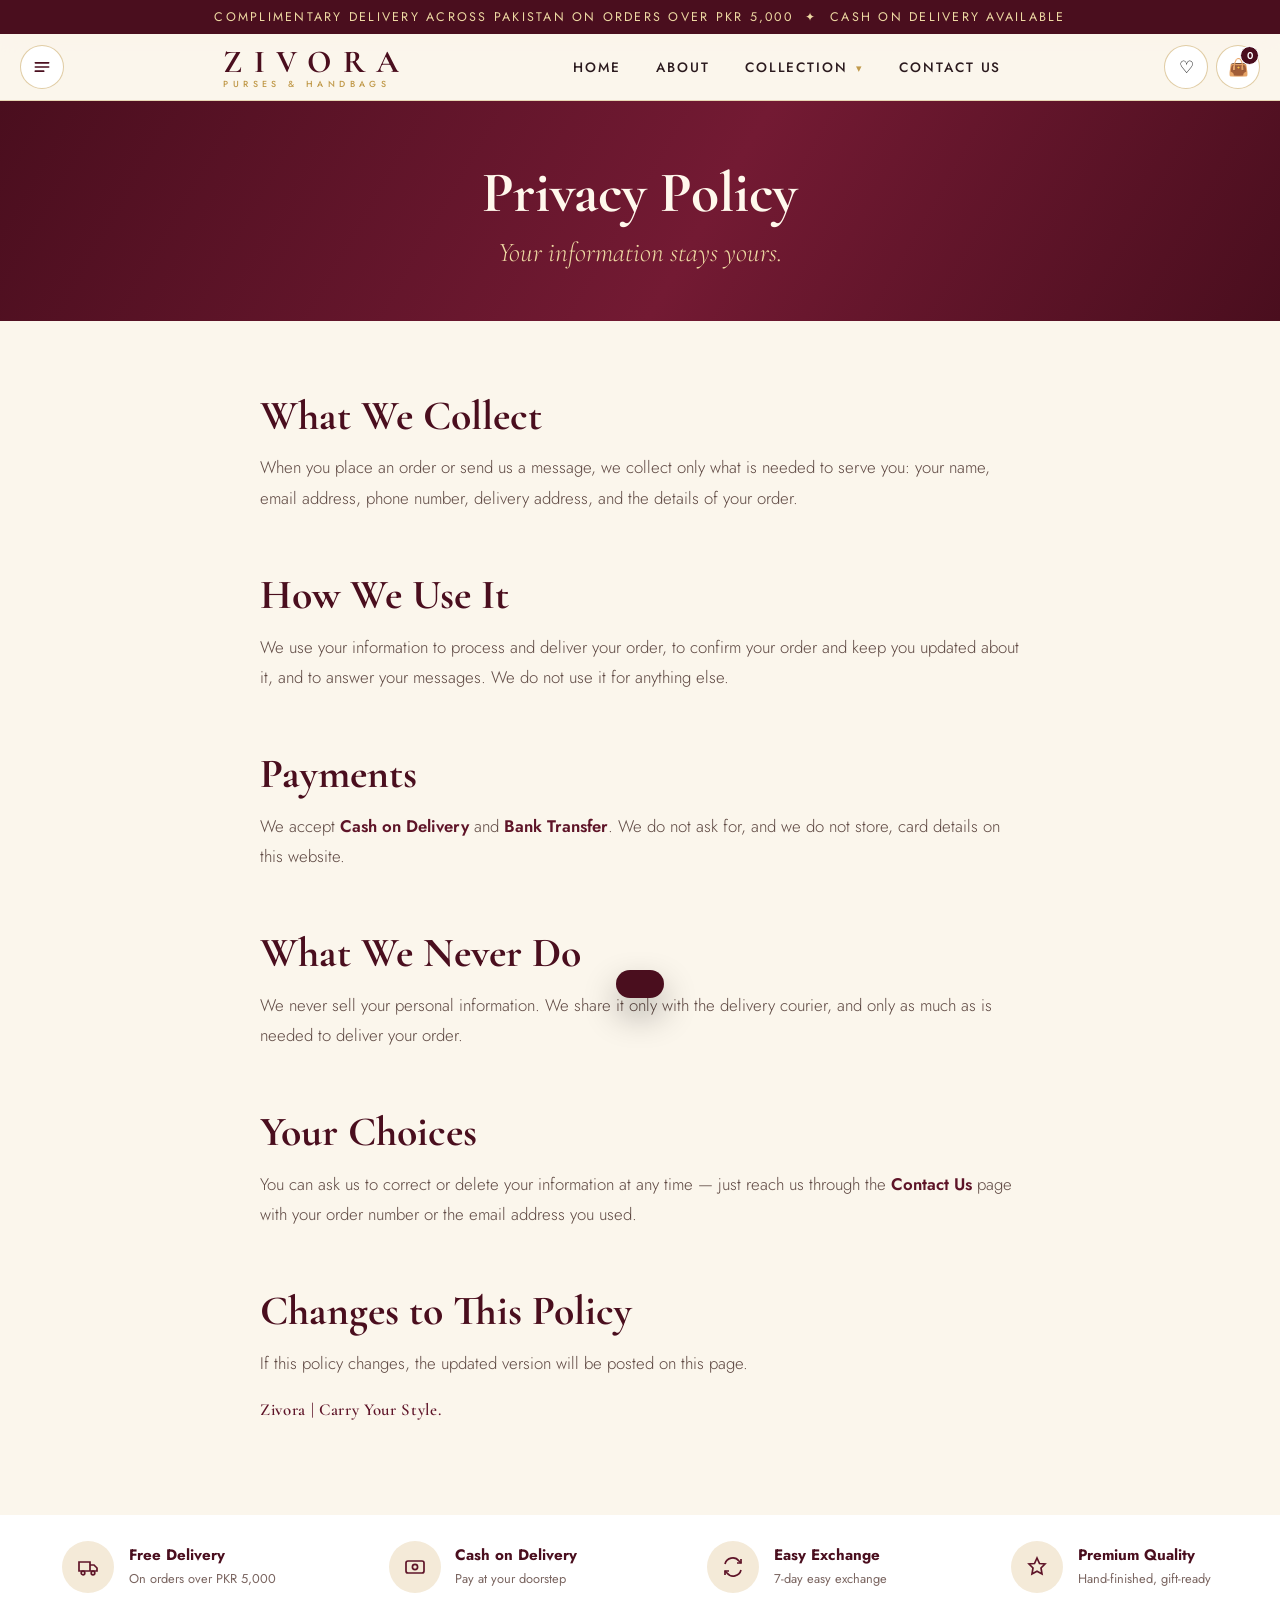
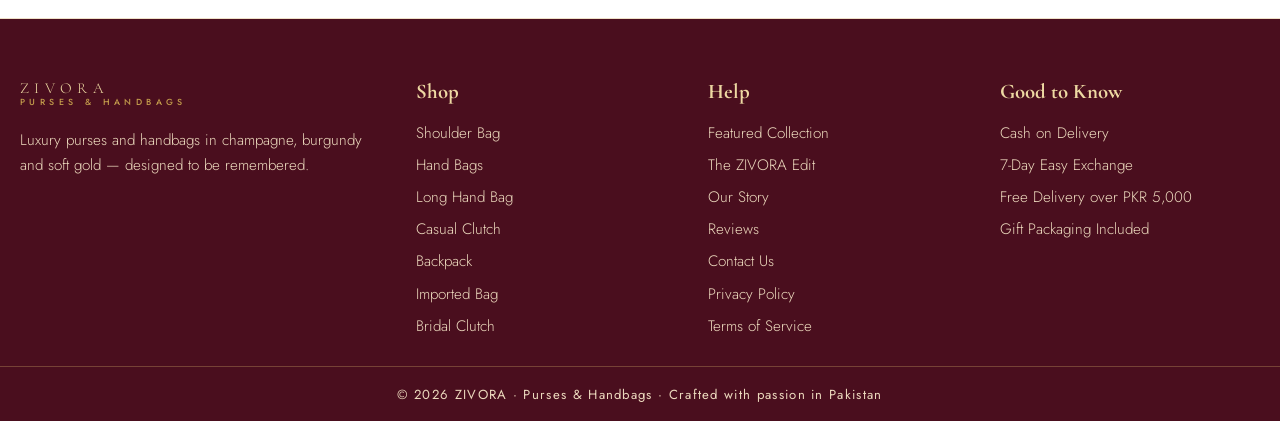
<file: assets/privacy.html>
<!doctype html>
<html lang="en">
<head>
<meta charset="utf-8"/>
<meta name="viewport" content="width=device-width, initial-scale=1, viewport-fit=cover"/>
<meta name="color-scheme" content="light"/>
<link rel="icon" type="image/svg+xml" href="favicon.svg">
<title>Privacy Policy — ZIVORA Purses & Handbags</title>
<meta name="description" content="How ZIVORA collects, uses and protects your information when you order a handbag or contact us."/>
<meta name="robots" content="index, follow, max-image-preview:large"/>
<meta name="theme-color" content="#4A0E1E"/>
<link rel="canonical" href="https://zivoraa-murex.vercel.app/assets/privacy.html"/>
<meta property="og:type" content="website"/>
<meta property="og:site_name" content="ZIVORA — Purses & Handbags"/>
<meta property="og:title" content="Privacy Policy — ZIVORA Purses & Handbags"/>
<meta property="og:description" content="How ZIVORA collects, uses and protects your information when you order a handbag or contact us."/>
<meta property="og:url" content="https://zivoraa-murex.vercel.app/assets/privacy.html"/>
<meta property="og:image" content="https://zivoraa-murex.vercel.app/assets/hero-poster.jpg"/>
<meta property="og:locale" content="en_PK"/>
<meta name="twitter:card" content="summary_large_image"/>
<script type="application/ld+json">{"@context":"https://schema.org","@type":"BreadcrumbList","itemListElement":[{"@type":"ListItem","position":1,"name":"Home","item":"https://zivoraa-murex.vercel.app/"},{"@type":"ListItem","position":2,"name":"Privacy Policy","item":"https://zivoraa-murex.vercel.app/assets/privacy.html"}]}</script>
<link rel="preconnect" href="https://fonts.googleapis.com">
<link rel="preconnect" href="https://fonts.gstatic.com" crossorigin>
<link href="https://fonts.googleapis.com/css2?family=Cormorant+Garamond:ital,wght@0,500;0,600;0,700;1,500;1,600&family=Great+Vibes&family=Jost:wght@300;400;500;600&display=swap" rel="stylesheet">
<link rel="stylesheet" href="site.css?v=44">
<style>
.about-prose{max-width:760px;margin:0 auto}
.about-prose h2{font-size:clamp(1.9rem,4vw,2.6rem);color:var(--burgundy);margin:0 0 .8rem;line-height:1.12}
.about-prose p{color:#5d4741;font-weight:300;line-height:1.8;font-size:1.05rem;margin:0 0 1.1rem}
.about-prose p b,.about-prose p strong{color:var(--burgundy2);font-weight:600}
.about-sec{padding:2.6rem 0 0}
.about-sec:first-child{padding-top:0}
.about-why{list-style:none;margin:.4rem 0 0;padding:0;display:grid;gap:.9rem}
.about-why li{background:#fff;border:1px solid #efe3cb;border-radius:16px;padding:1.05rem 1.25rem 1.05rem 2.6rem;position:relative;color:#5d4741;font-weight:300;line-height:1.65}
.about-why li::before{content:"✦";position:absolute;left:1.1rem;top:1.05rem;color:var(--gold);font-size:.85rem}
.about-why li b{color:var(--burgundy);font-weight:600}
.about-sign{font-family:'Cormorant Garamond',serif;font-size:1.5rem;color:var(--burgundy);font-weight:700;letter-spacing:.04em;margin-top:1.4rem}
</style>
</head>
<body>

<div class="topbar">Complimentary delivery across Pakistan on orders over PKR 5,000 &nbsp;✦&nbsp; Cash on Delivery available</div>

<header class="site">
  <nav class="nav">
    <button class="icon-btn menu-btn" id="menuBtn" type="button" aria-label="Open menu" aria-expanded="false" aria-controls="sideMenu"><svg width="20" height="20" viewBox="0 0 24 24" fill="none" stroke="currentColor" stroke-width="2" stroke-linecap="round" aria-hidden="true"><path d="M4 7h16M4 12h16M4 17h10"/></svg></button>
    <a class="logo" href="../index.html">ZIVORA<small>PURSES &amp; HANDBAGS</small></a>
    <div class="navlinks">
      <a href="../index.html">Home</a><a href="about.html">About</a><span class="nav-item has-drop"><a href="collection.html" class="nav-drop-toggle" aria-haspopup="true" aria-expanded="false">Collection <span class="caret" aria-hidden="true">▾</span></a><span class="nav-drop"><a href="collection.html?cat=Shoulder%20Bag">Shoulder Bags</a><a href="collection.html?cat=Hand%20Bags">Handbags</a><a href="collection.html?cat=Long%20Hand%20Bag">Long Hand Bags</a><a href="collection.html?cat=Casual%20Clutch">Casual Clutches</a><a href="collection.html?cat=Bridal%20Clutch">Bridal Clutches</a><a href="collection.html?cat=Imported%20Bag">Imported Bags</a><a href="collection.html?cat=Backpack">Backpacks</a></span></span><a href="contact.html">Contact Us</a>
    </div>
    <div class="nav-actions">
      <button class="icon-btn" id="wishBtn" aria-label="Wishlist">♡<span class="cart-count" id="wishCount" style="display:none">0</span></button>
      <button class="icon-btn" id="cartBtn" aria-label="Open cart">👜<span class="cart-count" id="cartCount">0</span></button>
    </div>
  </nav>
</header>

<section class="page-band">
  <h1>Privacy Policy</h1>
  <p style="font-family:'Cormorant Garamond',serif;font-style:italic;font-size:clamp(1.3rem,2.6vw,1.7rem);color:var(--gold-light)">Your information stays yours.</p>
</section>

<!-- POLICY -->
<section class="wrap">
  <div class="about-prose">

    <div class="about-sec">
      <h2>What We Collect</h2>
      <p>When you place an order or send us a message, we collect only what is needed to serve you: your name, email address, phone number, delivery address, and the details of your order.</p>
    </div>
    <div class="about-sec">
      <h2>How We Use It</h2>
      <p>We use your information to process and deliver your order, to confirm your order and keep you updated about it, and to answer your messages. We do not use it for anything else.</p>
    </div>
    <div class="about-sec">
      <h2>Payments</h2>
      <p>We accept <b>Cash on Delivery</b> and <b>Bank Transfer</b>. We do not ask for, and we do not store, card details on this website.</p>
    </div>
    <div class="about-sec">
      <h2>What We Never Do</h2>
      <p>We never sell your personal information. We share it only with the delivery courier, and only as much as is needed to deliver your order.</p>
    </div>
    <div class="about-sec">
      <h2>Your Choices</h2>
      <p>You can ask us to correct or delete your information at any time — just reach us through the <b>Contact Us</b> page with your order number or the email address you used.</p>
    </div>
    <div class="about-sec">
      <h2>Changes to This Policy</h2>
      <p>If this policy changes, the updated version will be posted on this page.</p>
      <p class="about-sign"><b>Zivora | Carry Your Style.</b></p>
    </div>
  </div>
</section>

<!-- PROMISE -->
<section class="trust">
  <div class="trust-grid">
    <div class="trust-item"><span class="ic"><svg width="24" height="24" viewBox="0 0 24 24" fill="none" stroke="currentColor" stroke-width="1.7"><path d="M3 7h11v9H3zM14 10h4l3 3v3h-7z"/><circle cx="7" cy="18" r="1.8"/><circle cx="17" cy="18" r="1.8"/></svg></span><div><b>Free Delivery</b><span>On orders over PKR 5,000</span></div></div>
    <div class="trust-item"><span class="ic"><svg width="24" height="24" viewBox="0 0 24 24" fill="none" stroke="currentColor" stroke-width="1.7"><rect x="3" y="6" width="18" height="12" rx="2"/><circle cx="12" cy="12" r="2.6"/><path d="M6.5 9.5h.01M17.5 14.5h.01"/></svg></span><div><b>Cash on Delivery</b><span>Pay at your doorstep</span></div></div>
    <div class="trust-item"><span class="ic"><svg width="24" height="24" viewBox="0 0 24 24" fill="none" stroke="currentColor" stroke-width="1.7"><path d="M4 9a8 8 0 0 1 14-3l2 2M20 15a8 8 0 0 1-14 3l-2-2"/><path d="M20 4v4h-4M4 20v-4h4"/></svg></span><div><b>Easy Exchange</b><span>7-day easy exchange</span></div></div>
    <div class="trust-item"><span class="ic"><svg width="24" height="24" viewBox="0 0 24 24" fill="none" stroke="currentColor" stroke-width="1.7"><path d="M12 3l2.5 5.5L20 9l-4 4 1 6-5-2.8L7 19l1-6-4-4 5.5-.5z"/></svg></span><div><b>Premium Quality</b><span>Hand-finished, gift-ready</span></div></div>
  </div>
</section>

<footer>
  <div class="foot">
    <div><a class="logo" href="../index.html" style="color:var(--gold-light)">ZIVORA<small style="color:var(--gold)">PURSES &amp; HANDBAGS</small></a><p style="margin-top:1rem">Luxury purses and handbags in champagne, burgundy and soft gold — designed to be remembered.</p></div>
    <div><h4>Shop</h4><a href="collection.html?cat=Shoulder%20Bag">Shoulder Bag</a><a href="collection.html?cat=Hand%20Bags">Hand Bags</a><a href="collection.html?cat=Long%20Hand%20Bag">Long Hand Bag</a><a href="collection.html?cat=Casual%20Clutch">Casual Clutch</a><a href="collection.html?cat=Backpack">Backpack</a><a href="collection.html?cat=Imported%20Bag">Imported Bag</a><a href="collection.html?cat=Bridal%20Clutch">Bridal Clutch</a></div>
    <div><h4>Help</h4><a href="collection.html">Featured Collection</a><a href="../index.html#edit">The ZIVORA Edit</a><a href="about.html">Our Story</a><a href="reviews.html">Reviews</a><a href="contact.html">Contact Us</a><a href="privacy.html">Privacy Policy</a><a href="terms.html">Terms of Service</a></div>
    <div><h4>Good to Know</h4><a href="shipping.html">Cash on Delivery</a><a href="returns.html">7-Day Easy Exchange</a><a href="shipping.html">Free Delivery over PKR 5,000</a><a href="shipping.html">Gift Packaging Included</a></div>
  </div>
  <div class="foot-bottom">© 2026 ZIVORA · Purses &amp; Handbags · Crafted with passion in Pakistan</div>
</footer>

<!-- SIDE MENU (static markup so the menu button renders even before scripts run) -->
<div class="side-backdrop" id="sideBackdrop"></div>
<aside class="side-menu" id="sideMenu" aria-label="Site menu" aria-hidden="true">
  <div class="side-head"><a class="logo" href="../index.html">ZIVORA<small>PURSES &amp; HANDBAGS</small></a><button class="x-btn" id="sideClose" aria-label="Close menu">✕</button></div>
  <nav class="side-links">
    <a class="side-link" href="../index.html"><span class="dot">✦</span>Home<span class="arr">→</span></a>
    <a class="side-link" href="about.html"><span class="dot">✦</span>About Us<span class="arr">→</span></a>
    <a class="side-link" href="collection.html"><span class="dot">✦</span>Collection<span class="arr">→</span></a>
    <a class="side-link" href="../index.html#featured"><span class="dot">✦</span>Feature Product<span class="arr">→</span></a>
    <a class="side-link" href="../index.html#best-sellers"><span class="dot">✦</span>Most Selling Items<span class="arr">→</span></a>
    <a class="side-link" href="reviews.html"><span class="dot">✦</span>Review<span class="arr">→</span></a>
    <a class="side-link" href="contact.html"><span class="dot">✦</span>Contact Us<span class="arr">→</span></a>
  </nav>
  <div class="side-foot"><b>Cash on Delivery</b> available · Free delivery on orders over <b>PKR 5,000</b> · 7-day easy exchange</div>
</aside>
<script>window.ZV={root:"../",pages:""};</script>
<script src="shared.js?v=45"></script>
<script>
document.getElementById('wishBtn').onclick=function(){
  var n=Object.keys(wishlist).length;
  showToast(n?("You have "+n+" piece(s) in your wishlist ♡"):"Your wishlist is empty — tap a heart to save a piece");
};
</script>
</body>
</html>
</file>
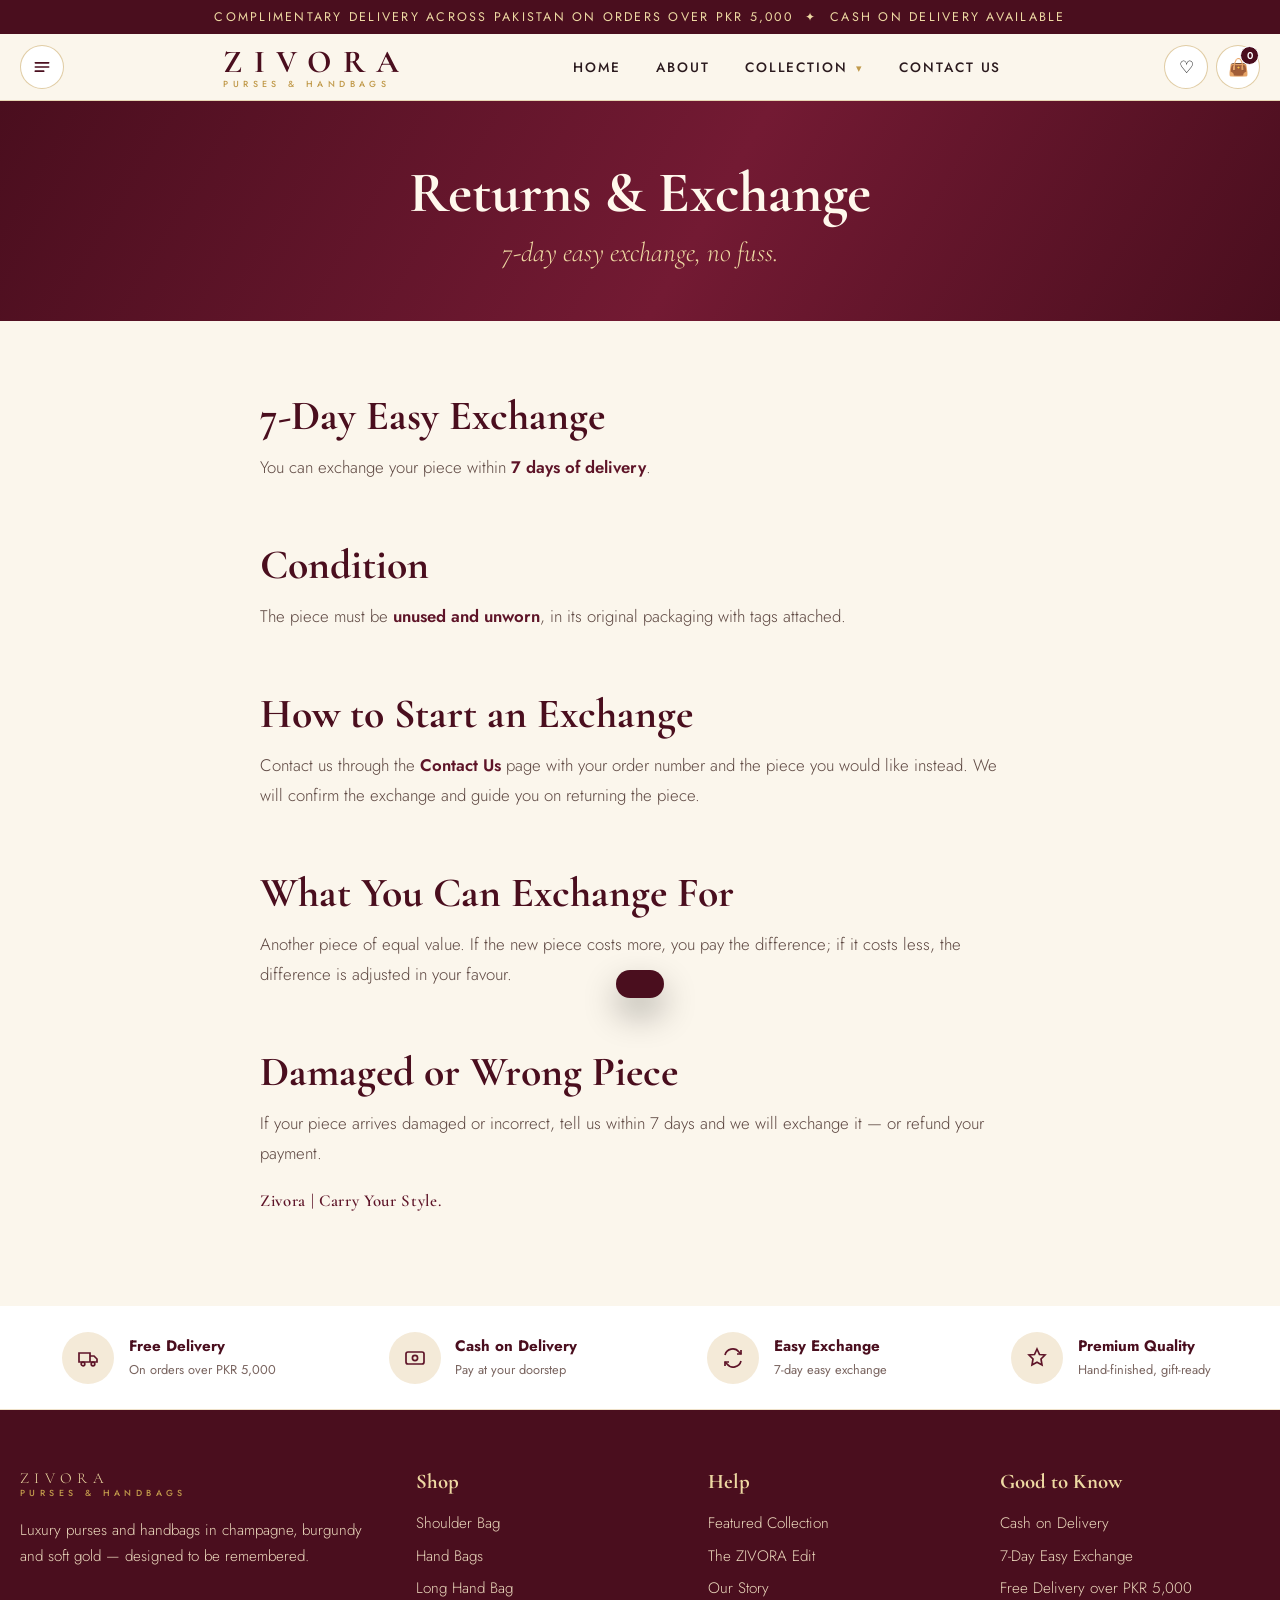
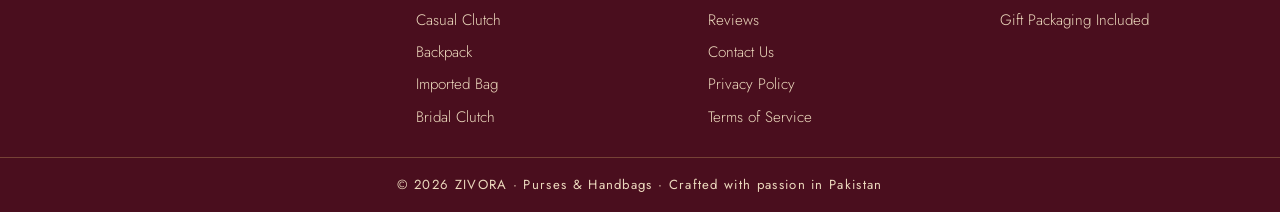
<file: assets/returns.html>
<!doctype html>
<html lang="en">
<head>
<meta charset="utf-8"/>
<meta name="viewport" content="width=device-width, initial-scale=1, viewport-fit=cover"/>
<meta name="color-scheme" content="light"/>
<link rel="icon" type="image/svg+xml" href="favicon.svg">
<title>Returns & Exchange — ZIVORA Purses & Handbags</title>
<meta name="description" content="7-day easy exchange on every ZIVORA bag — how it works and how to start one."/>
<meta name="robots" content="index, follow, max-image-preview:large"/>
<meta name="theme-color" content="#4A0E1E"/>
<link rel="canonical" href="https://zivoraa-murex.vercel.app/assets/returns.html"/>
<meta property="og:type" content="website"/>
<meta property="og:site_name" content="ZIVORA — Purses & Handbags"/>
<meta property="og:title" content="Returns & Exchange — ZIVORA Purses & Handbags"/>
<meta property="og:description" content="7-day easy exchange on every ZIVORA bag — how it works and how to start one."/>
<meta property="og:url" content="https://zivoraa-murex.vercel.app/assets/returns.html"/>
<meta property="og:image" content="https://zivoraa-murex.vercel.app/assets/hero-poster.jpg"/>
<meta property="og:locale" content="en_PK"/>
<meta name="twitter:card" content="summary_large_image"/>
<script type="application/ld+json">{"@context":"https://schema.org","@type":"BreadcrumbList","itemListElement":[{"@type":"ListItem","position":1,"name":"Home","item":"https://zivoraa-murex.vercel.app/"},{"@type":"ListItem","position":2,"name":"Returns & Exchange","item":"https://zivoraa-murex.vercel.app/assets/returns.html"}]}</script>
<link rel="preconnect" href="https://fonts.googleapis.com">
<link rel="preconnect" href="https://fonts.gstatic.com" crossorigin>
<link href="https://fonts.googleapis.com/css2?family=Cormorant+Garamond:ital,wght@0,500;0,600;0,700;1,500;1,600&family=Great+Vibes&family=Jost:wght@300;400;500;600&display=swap" rel="stylesheet">
<link rel="stylesheet" href="site.css?v=44">
<style>
.about-prose{max-width:760px;margin:0 auto}
.about-prose h2{font-size:clamp(1.9rem,4vw,2.6rem);color:var(--burgundy);margin:0 0 .8rem;line-height:1.12}
.about-prose p{color:#5d4741;font-weight:300;line-height:1.8;font-size:1.05rem;margin:0 0 1.1rem}
.about-prose p b,.about-prose p strong{color:var(--burgundy2);font-weight:600}
.about-sec{padding:2.6rem 0 0}
.about-sec:first-child{padding-top:0}
.about-why{list-style:none;margin:.4rem 0 0;padding:0;display:grid;gap:.9rem}
.about-why li{background:#fff;border:1px solid #efe3cb;border-radius:16px;padding:1.05rem 1.25rem 1.05rem 2.6rem;position:relative;color:#5d4741;font-weight:300;line-height:1.65}
.about-why li::before{content:"✦";position:absolute;left:1.1rem;top:1.05rem;color:var(--gold);font-size:.85rem}
.about-why li b{color:var(--burgundy);font-weight:600}
.about-sign{font-family:'Cormorant Garamond',serif;font-size:1.5rem;color:var(--burgundy);font-weight:700;letter-spacing:.04em;margin-top:1.4rem}
</style>
</head>
<body>

<div class="topbar">Complimentary delivery across Pakistan on orders over PKR 5,000 &nbsp;✦&nbsp; Cash on Delivery available</div>

<header class="site">
  <nav class="nav">
    <button class="icon-btn menu-btn" id="menuBtn" type="button" aria-label="Open menu" aria-expanded="false" aria-controls="sideMenu"><svg width="20" height="20" viewBox="0 0 24 24" fill="none" stroke="currentColor" stroke-width="2" stroke-linecap="round" aria-hidden="true"><path d="M4 7h16M4 12h16M4 17h10"/></svg></button>
    <a class="logo" href="../index.html">ZIVORA<small>PURSES &amp; HANDBAGS</small></a>
    <div class="navlinks">
      <a href="../index.html">Home</a><a href="about.html">About</a><span class="nav-item has-drop"><a href="collection.html" class="nav-drop-toggle" aria-haspopup="true" aria-expanded="false">Collection <span class="caret" aria-hidden="true">▾</span></a><span class="nav-drop"><a href="collection.html?cat=Shoulder%20Bag">Shoulder Bags</a><a href="collection.html?cat=Hand%20Bags">Handbags</a><a href="collection.html?cat=Long%20Hand%20Bag">Long Hand Bags</a><a href="collection.html?cat=Casual%20Clutch">Casual Clutches</a><a href="collection.html?cat=Bridal%20Clutch">Bridal Clutches</a><a href="collection.html?cat=Imported%20Bag">Imported Bags</a><a href="collection.html?cat=Backpack">Backpacks</a></span></span><a href="contact.html">Contact Us</a>
    </div>
    <div class="nav-actions">
      <button class="icon-btn" id="wishBtn" aria-label="Wishlist">♡<span class="cart-count" id="wishCount" style="display:none">0</span></button>
      <button class="icon-btn" id="cartBtn" aria-label="Open cart">👜<span class="cart-count" id="cartCount">0</span></button>
    </div>
  </nav>
</header>

<section class="page-band">
  <h1>Returns &amp; Exchange</h1>
  <p style="font-family:'Cormorant Garamond',serif;font-style:italic;font-size:clamp(1.3rem,2.6vw,1.7rem);color:var(--gold-light)">7-day easy exchange, no fuss.</p>
</section>

<!-- POLICY -->
<section class="wrap">
  <div class="about-prose">

    <div class="about-sec">
      <h2>7-Day Easy Exchange</h2>
      <p>You can exchange your piece within <b>7 days of delivery</b>.</p>
    </div>
    <div class="about-sec">
      <h2>Condition</h2>
      <p>The piece must be <b>unused and unworn</b>, in its original packaging with tags attached.</p>
    </div>
    <div class="about-sec">
      <h2>How to Start an Exchange</h2>
      <p>Contact us through the <b>Contact Us</b> page with your order number and the piece you would like instead. We will confirm the exchange and guide you on returning the piece.</p>
    </div>
    <div class="about-sec">
      <h2>What You Can Exchange For</h2>
      <p>Another piece of equal value. If the new piece costs more, you pay the difference; if it costs less, the difference is adjusted in your favour.</p>
    </div>
    <div class="about-sec">
      <h2>Damaged or Wrong Piece</h2>
      <p>If your piece arrives damaged or incorrect, tell us within 7 days and we will exchange it — or refund your payment.</p>
      <p class="about-sign"><b>Zivora | Carry Your Style.</b></p>
    </div>
  </div>
</section>

<!-- PROMISE -->
<section class="trust">
  <div class="trust-grid">
    <div class="trust-item"><span class="ic"><svg width="24" height="24" viewBox="0 0 24 24" fill="none" stroke="currentColor" stroke-width="1.7"><path d="M3 7h11v9H3zM14 10h4l3 3v3h-7z"/><circle cx="7" cy="18" r="1.8"/><circle cx="17" cy="18" r="1.8"/></svg></span><div><b>Free Delivery</b><span>On orders over PKR 5,000</span></div></div>
    <div class="trust-item"><span class="ic"><svg width="24" height="24" viewBox="0 0 24 24" fill="none" stroke="currentColor" stroke-width="1.7"><rect x="3" y="6" width="18" height="12" rx="2"/><circle cx="12" cy="12" r="2.6"/><path d="M6.5 9.5h.01M17.5 14.5h.01"/></svg></span><div><b>Cash on Delivery</b><span>Pay at your doorstep</span></div></div>
    <div class="trust-item"><span class="ic"><svg width="24" height="24" viewBox="0 0 24 24" fill="none" stroke="currentColor" stroke-width="1.7"><path d="M4 9a8 8 0 0 1 14-3l2 2M20 15a8 8 0 0 1-14 3l-2-2"/><path d="M20 4v4h-4M4 20v-4h4"/></svg></span><div><b>Easy Exchange</b><span>7-day easy exchange</span></div></div>
    <div class="trust-item"><span class="ic"><svg width="24" height="24" viewBox="0 0 24 24" fill="none" stroke="currentColor" stroke-width="1.7"><path d="M12 3l2.5 5.5L20 9l-4 4 1 6-5-2.8L7 19l1-6-4-4 5.5-.5z"/></svg></span><div><b>Premium Quality</b><span>Hand-finished, gift-ready</span></div></div>
  </div>
</section>

<footer>
  <div class="foot">
    <div><a class="logo" href="../index.html" style="color:var(--gold-light)">ZIVORA<small style="color:var(--gold)">PURSES &amp; HANDBAGS</small></a><p style="margin-top:1rem">Luxury purses and handbags in champagne, burgundy and soft gold — designed to be remembered.</p></div>
    <div><h4>Shop</h4><a href="collection.html?cat=Shoulder%20Bag">Shoulder Bag</a><a href="collection.html?cat=Hand%20Bags">Hand Bags</a><a href="collection.html?cat=Long%20Hand%20Bag">Long Hand Bag</a><a href="collection.html?cat=Casual%20Clutch">Casual Clutch</a><a href="collection.html?cat=Backpack">Backpack</a><a href="collection.html?cat=Imported%20Bag">Imported Bag</a><a href="collection.html?cat=Bridal%20Clutch">Bridal Clutch</a></div>
    <div><h4>Help</h4><a href="collection.html">Featured Collection</a><a href="../index.html#edit">The ZIVORA Edit</a><a href="about.html">Our Story</a><a href="reviews.html">Reviews</a><a href="contact.html">Contact Us</a><a href="privacy.html">Privacy Policy</a><a href="terms.html">Terms of Service</a></div>
    <div><h4>Good to Know</h4><a href="shipping.html">Cash on Delivery</a><a href="returns.html">7-Day Easy Exchange</a><a href="shipping.html">Free Delivery over PKR 5,000</a><a href="shipping.html">Gift Packaging Included</a></div>
  </div>
  <div class="foot-bottom">© 2026 ZIVORA · Purses &amp; Handbags · Crafted with passion in Pakistan</div>
</footer>

<!-- SIDE MENU (static markup so the menu button renders even before scripts run) -->
<div class="side-backdrop" id="sideBackdrop"></div>
<aside class="side-menu" id="sideMenu" aria-label="Site menu" aria-hidden="true">
  <div class="side-head"><a class="logo" href="../index.html">ZIVORA<small>PURSES &amp; HANDBAGS</small></a><button class="x-btn" id="sideClose" aria-label="Close menu">✕</button></div>
  <nav class="side-links">
    <a class="side-link" href="../index.html"><span class="dot">✦</span>Home<span class="arr">→</span></a>
    <a class="side-link" href="about.html"><span class="dot">✦</span>About Us<span class="arr">→</span></a>
    <a class="side-link" href="collection.html"><span class="dot">✦</span>Collection<span class="arr">→</span></a>
    <a class="side-link" href="../index.html#featured"><span class="dot">✦</span>Feature Product<span class="arr">→</span></a>
    <a class="side-link" href="../index.html#best-sellers"><span class="dot">✦</span>Most Selling Items<span class="arr">→</span></a>
    <a class="side-link" href="reviews.html"><span class="dot">✦</span>Review<span class="arr">→</span></a>
    <a class="side-link" href="contact.html"><span class="dot">✦</span>Contact Us<span class="arr">→</span></a>
  </nav>
  <div class="side-foot"><b>Cash on Delivery</b> available · Free delivery on orders over <b>PKR 5,000</b> · 7-day easy exchange</div>
</aside>
<script>window.ZV={root:"../",pages:""};</script>
<script src="shared.js?v=45"></script>
<script>
document.getElementById('wishBtn').onclick=function(){
  var n=Object.keys(wishlist).length;
  showToast(n?("You have "+n+" piece(s) in your wishlist ♡"):"Your wishlist is empty — tap a heart to save a piece");
};
</script>
</body>
</html>
</file>
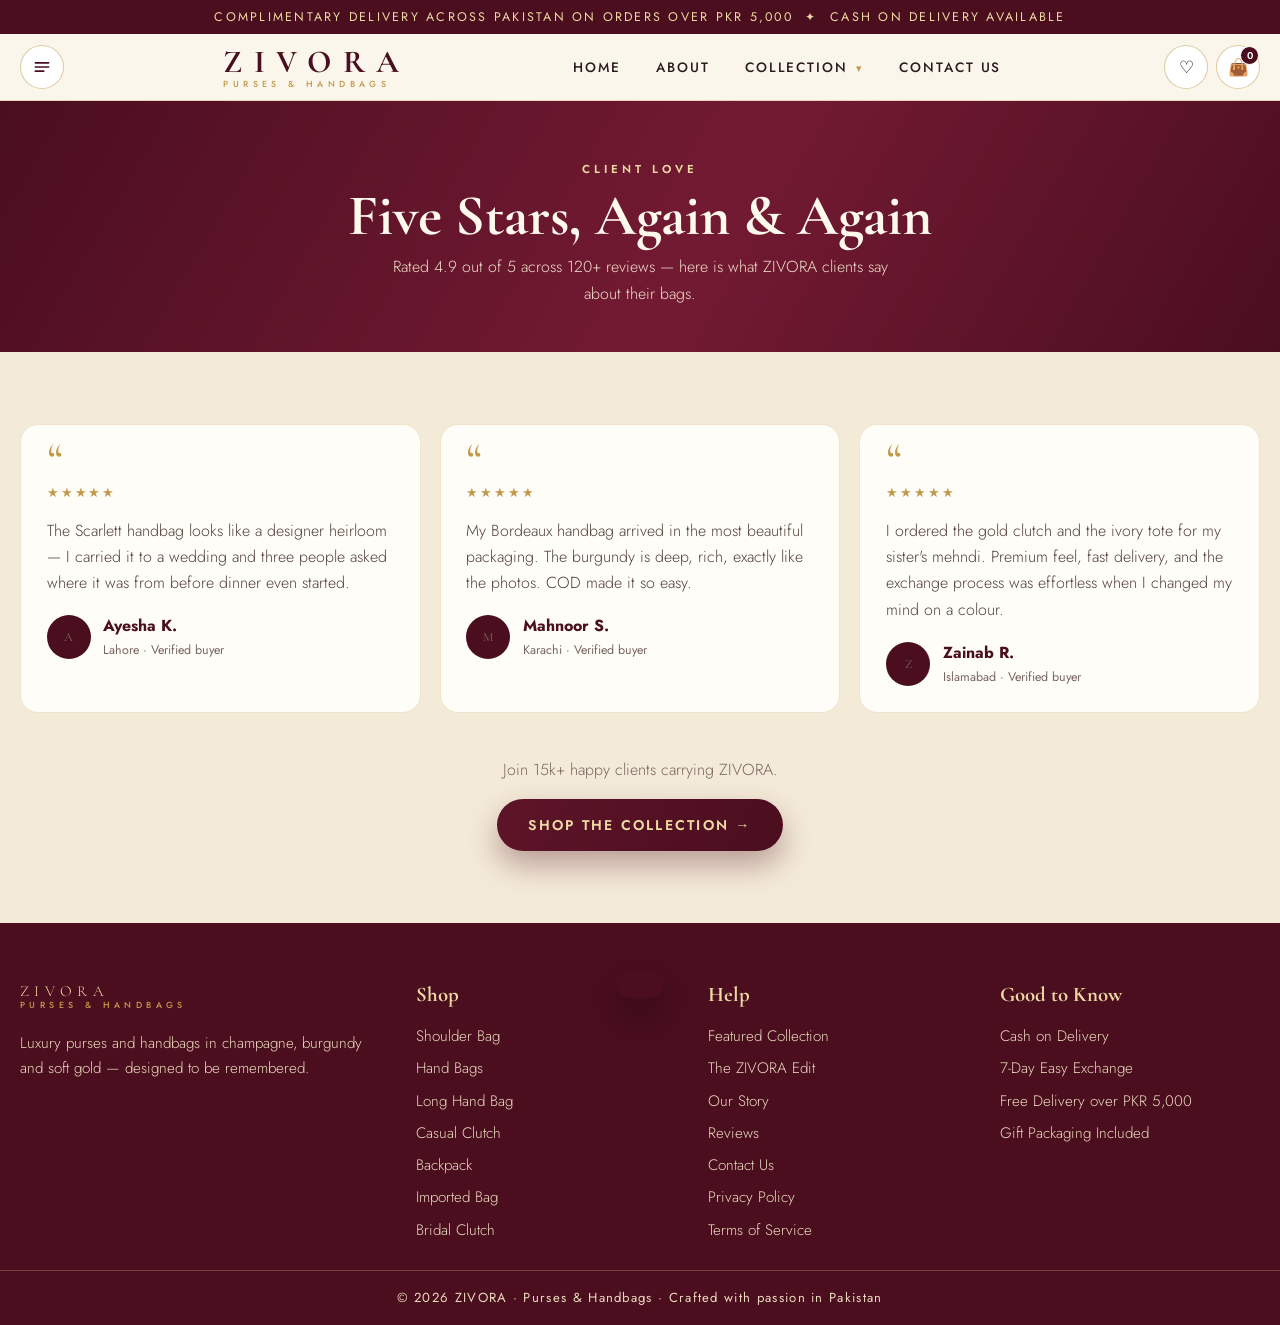
<file: assets/reviews.html>
<!doctype html>
<html lang="en">
<head>
<meta charset="utf-8"/>
<meta name="viewport" content="width=device-width, initial-scale=1, viewport-fit=cover"/>
<meta name="color-scheme" content="light"/>
<link rel="icon" type="image/svg+xml" href="favicon.svg">
<title>Customer Reviews — ZIVORA Purses & Handbags</title>
<meta name="description" content="Read verified customer reviews of ZIVORA purses and handbags from buyers in Lahore, Karachi, Islamabad and across Pakistan — five-star rated bags with Cash on Delivery."/>
<meta name="robots" content="index, follow, max-image-preview:large"/>
<meta name="theme-color" content="#4A0E1E"/>
<link rel="canonical" href="https://zivoraa-murex.vercel.app/assets/reviews.html"/>
<meta property="og:type" content="website"/>
<meta property="og:site_name" content="ZIVORA — Purses & Handbags"/>
<meta property="og:title" content="Customer Reviews — ZIVORA Purses & Handbags"/>
<meta property="og:description" content="Read verified customer reviews of ZIVORA purses and handbags from buyers in Lahore, Karachi, Islamabad and across Pakistan — five-star rated bags with Cash on Delivery."/>
<meta property="og:url" content="https://zivoraa-murex.vercel.app/assets/reviews.html"/>
<meta property="og:image" content="https://zivoraa-murex.vercel.app/assets/hero-poster.jpg"/>
<meta property="og:locale" content="en_PK"/>
<meta name="twitter:card" content="summary_large_image"/>
<script type="application/ld+json">{"@context":"https://schema.org","@type":"BreadcrumbList","itemListElement":[{"@type":"ListItem","position":1,"name":"Home","item":"https://zivoraa-murex.vercel.app/"},{"@type":"ListItem","position":2,"name":"Reviews","item":"https://zivoraa-murex.vercel.app/assets/reviews.html"}]}</script>
<link rel="preconnect" href="https://fonts.googleapis.com">
<link rel="preconnect" href="https://fonts.gstatic.com" crossorigin>
<link href="https://fonts.googleapis.com/css2?family=Cormorant+Garamond:ital,wght@0,500;0,600;0,700;1,500;1,600&family=Great+Vibes&family=Jost:wght@300;400;500;600&display=swap" rel="stylesheet">
<link rel="stylesheet" href="site.css?v=44">
</head>
<body>

<div class="topbar">Complimentary delivery across Pakistan on orders over PKR 5,000 &nbsp;✦&nbsp; Cash on Delivery available</div>

<header class="site">
  <nav class="nav">
    <button class="icon-btn menu-btn" id="menuBtn" type="button" aria-label="Open menu" aria-expanded="false" aria-controls="sideMenu"><svg width="20" height="20" viewBox="0 0 24 24" fill="none" stroke="currentColor" stroke-width="2" stroke-linecap="round" aria-hidden="true"><path d="M4 7h16M4 12h16M4 17h10"/></svg></button>
    <a class="logo" href="../index.html">ZIVORA<small>PURSES &amp; HANDBAGS</small></a>
    <div class="navlinks">
      <a href="../index.html">Home</a><a href="about.html">About</a><span class="nav-item has-drop"><a href="collection.html" class="nav-drop-toggle" aria-haspopup="true" aria-expanded="false">Collection <span class="caret" aria-hidden="true">▾</span></a><span class="nav-drop"><a href="collection.html?cat=Shoulder%20Bag">Shoulder Bags</a><a href="collection.html?cat=Hand%20Bags">Handbags</a><a href="collection.html?cat=Long%20Hand%20Bag">Long Hand Bags</a><a href="collection.html?cat=Casual%20Clutch">Casual Clutches</a><a href="collection.html?cat=Bridal%20Clutch">Bridal Clutches</a><a href="collection.html?cat=Imported%20Bag">Imported Bags</a><a href="collection.html?cat=Backpack">Backpacks</a></span></span><a href="contact.html">Contact Us</a>
    </div>
    <div class="nav-actions">
      <button class="icon-btn" id="wishBtn" aria-label="Wishlist">♡<span class="cart-count" id="wishCount" style="display:none">0</span></button>
      <button class="icon-btn" id="cartBtn" aria-label="Open cart">👜<span class="cart-count" id="cartCount">0</span></button>
    </div>
  </nav>
</header>

<section class="page-band">
  <span class="eyebrow">Client Love</span>
  <h1>Five Stars, Again &amp; Again</h1>
  <p>Rated 4.9 out of 5 across 120+ reviews — here is what ZIVORA clients say about their bags.</p>
</section>

<section class="reviews">
  <div class="wrap">
    <div class="rev-grid">
      <article class="rev"><span class="q">“</span><div class="stars">★★★★★</div><p>The Scarlett handbag looks like a designer heirloom — I carried it to a wedding and three people asked where it was from before dinner even started.</p><div class="who"><span class="av">A</span><div><b>Ayesha K.</b><span>Lahore · Verified buyer</span></div></div></article>
      <article class="rev"><span class="q">“</span><div class="stars">★★★★★</div><p>My Bordeaux handbag arrived in the most beautiful packaging. The burgundy is deep, rich, exactly like the photos. COD made it so easy.</p><div class="who"><span class="av">M</span><div><b>Mahnoor S.</b><span>Karachi · Verified buyer</span></div></div></article>
      <article class="rev"><span class="q">“</span><div class="stars">★★★★★</div><p>I ordered the gold clutch and the ivory tote for my sister's mehndi. Premium feel, fast delivery, and the exchange process was effortless when I changed my mind on a colour.</p><div class="who"><span class="av">Z</span><div><b>Zainab R.</b><span>Islamabad · Verified buyer</span></div></div></article>
    </div>
    <div style="text-align:center;margin-top:2.8rem">
      <p style="color:var(--muted);font-weight:300;margin:0 0 1.1rem">Join 15k+ happy clients carrying ZIVORA.</p>
      <a class="btn btn-burgundy" href="collection.html">Shop the Collection →</a>
    </div>
  </div>
</section>

<footer>
  <div class="foot">
    <div><a class="logo" href="../index.html" style="color:var(--gold-light)">ZIVORA<small style="color:var(--gold)">PURSES &amp; HANDBAGS</small></a><p style="margin-top:1rem">Luxury purses and handbags in champagne, burgundy and soft gold — designed to be remembered.</p></div>
    <div><h4>Shop</h4><a href="collection.html?cat=Shoulder%20Bag">Shoulder Bag</a><a href="collection.html?cat=Hand%20Bags">Hand Bags</a><a href="collection.html?cat=Long%20Hand%20Bag">Long Hand Bag</a><a href="collection.html?cat=Casual%20Clutch">Casual Clutch</a><a href="collection.html?cat=Backpack">Backpack</a><a href="collection.html?cat=Imported%20Bag">Imported Bag</a><a href="collection.html?cat=Bridal%20Clutch">Bridal Clutch</a></div>
    <div><h4>Help</h4><a href="collection.html">Featured Collection</a><a href="../index.html#edit">The ZIVORA Edit</a><a href="about.html">Our Story</a><a href="reviews.html">Reviews</a><a href="contact.html">Contact Us</a><a href="privacy.html">Privacy Policy</a><a href="terms.html">Terms of Service</a></div>
    <div><h4>Good to Know</h4><a href="shipping.html">Cash on Delivery</a><a href="returns.html">7-Day Easy Exchange</a><a href="shipping.html">Free Delivery over PKR 5,000</a><a href="shipping.html">Gift Packaging Included</a></div>
  </div>
  <div class="foot-bottom">© 2026 ZIVORA · Purses &amp; Handbags · Crafted with passion in Pakistan</div>
</footer>

<!-- SIDE MENU (static markup so the menu button renders even before scripts run) -->
<div class="side-backdrop" id="sideBackdrop"></div>
<aside class="side-menu" id="sideMenu" aria-label="Site menu" aria-hidden="true">
  <div class="side-head"><a class="logo" href="../index.html">ZIVORA<small>PURSES &amp; HANDBAGS</small></a><button class="x-btn" id="sideClose" aria-label="Close menu">✕</button></div>
  <nav class="side-links">
    <a class="side-link" href="../index.html"><span class="dot">✦</span>Home<span class="arr">→</span></a>
    <a class="side-link" href="about.html"><span class="dot">✦</span>About Us<span class="arr">→</span></a>
    <a class="side-link" href="collection.html"><span class="dot">✦</span>Collection<span class="arr">→</span></a>
    <a class="side-link" href="../index.html#featured"><span class="dot">✦</span>Feature Product<span class="arr">→</span></a>
    <a class="side-link" href="../index.html#best-sellers"><span class="dot">✦</span>Most Selling Items<span class="arr">→</span></a>
    <a class="side-link active" href="reviews.html"><span class="dot">✦</span>Review<span class="arr">→</span></a>
    <a class="side-link" href="contact.html"><span class="dot">✦</span>Contact Us<span class="arr">→</span></a>
  </nav>
  <div class="side-foot"><b>Cash on Delivery</b> available · Free delivery on orders over <b>PKR 5,000</b> · 7-day easy exchange</div>
</aside>
<script>window.ZV={root:"../",pages:""};</script>
<script src="shared.js?v=45"></script>
<script>
document.getElementById('wishBtn').onclick=function(){
  var n=Object.keys(wishlist).length;
  showToast(n?("You have "+n+" piece(s) in your wishlist ♡"):"Your wishlist is empty — tap a heart to save a piece");
};
</script>
</body>
</html>
</file>
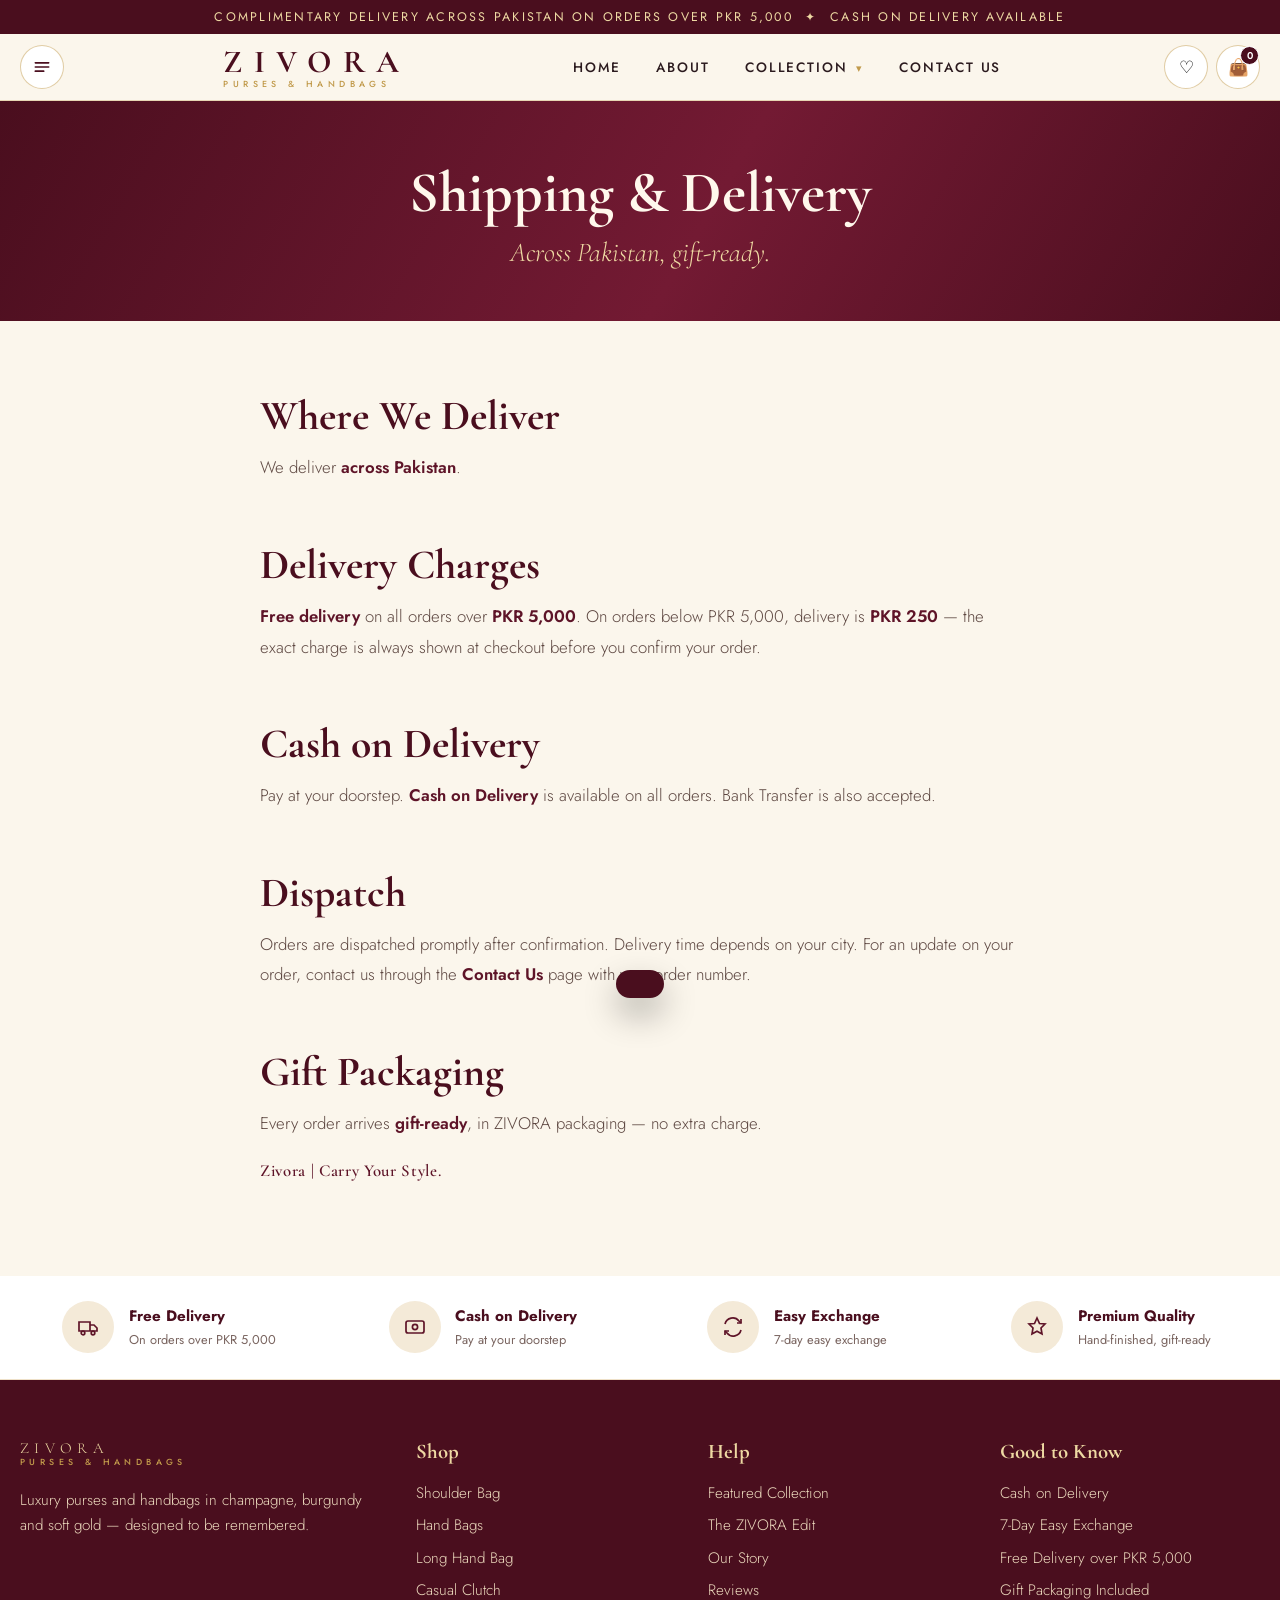
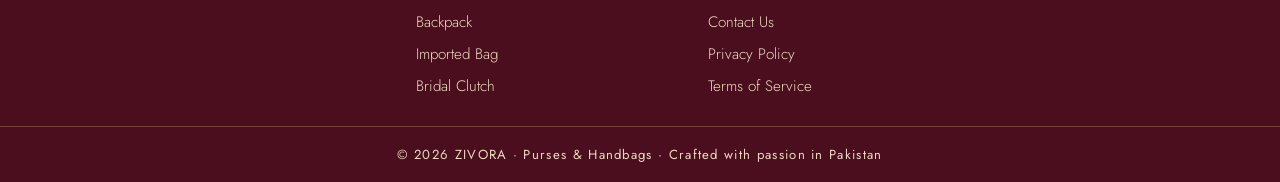
<file: assets/shipping.html>
<!doctype html>
<html lang="en">
<head>
<meta charset="utf-8"/>
<meta name="viewport" content="width=device-width, initial-scale=1, viewport-fit=cover"/>
<meta name="color-scheme" content="light"/>
<link rel="icon" type="image/svg+xml" href="favicon.svg">
<title>Shipping & Delivery — ZIVORA Purses & Handbags</title>
<meta name="description" content="Delivery across Pakistan, Cash on Delivery, free delivery on orders over PKR 5,000, and gift-ready packaging."/>
<meta name="robots" content="index, follow, max-image-preview:large"/>
<meta name="theme-color" content="#4A0E1E"/>
<link rel="canonical" href="https://zivoraa-murex.vercel.app/assets/shipping.html"/>
<meta property="og:type" content="website"/>
<meta property="og:site_name" content="ZIVORA — Purses & Handbags"/>
<meta property="og:title" content="Shipping & Delivery — ZIVORA Purses & Handbags"/>
<meta property="og:description" content="Delivery across Pakistan, Cash on Delivery, free delivery on orders over PKR 5,000, and gift-ready packaging."/>
<meta property="og:url" content="https://zivoraa-murex.vercel.app/assets/shipping.html"/>
<meta property="og:image" content="https://zivoraa-murex.vercel.app/assets/hero-poster.jpg"/>
<meta property="og:locale" content="en_PK"/>
<meta name="twitter:card" content="summary_large_image"/>
<script type="application/ld+json">{"@context":"https://schema.org","@type":"BreadcrumbList","itemListElement":[{"@type":"ListItem","position":1,"name":"Home","item":"https://zivoraa-murex.vercel.app/"},{"@type":"ListItem","position":2,"name":"Shipping & Delivery","item":"https://zivoraa-murex.vercel.app/assets/shipping.html"}]}</script>
<link rel="preconnect" href="https://fonts.googleapis.com">
<link rel="preconnect" href="https://fonts.gstatic.com" crossorigin>
<link href="https://fonts.googleapis.com/css2?family=Cormorant+Garamond:ital,wght@0,500;0,600;0,700;1,500;1,600&family=Great+Vibes&family=Jost:wght@300;400;500;600&display=swap" rel="stylesheet">
<link rel="stylesheet" href="site.css?v=44">
<style>
.about-prose{max-width:760px;margin:0 auto}
.about-prose h2{font-size:clamp(1.9rem,4vw,2.6rem);color:var(--burgundy);margin:0 0 .8rem;line-height:1.12}
.about-prose p{color:#5d4741;font-weight:300;line-height:1.8;font-size:1.05rem;margin:0 0 1.1rem}
.about-prose p b,.about-prose p strong{color:var(--burgundy2);font-weight:600}
.about-sec{padding:2.6rem 0 0}
.about-sec:first-child{padding-top:0}
.about-why{list-style:none;margin:.4rem 0 0;padding:0;display:grid;gap:.9rem}
.about-why li{background:#fff;border:1px solid #efe3cb;border-radius:16px;padding:1.05rem 1.25rem 1.05rem 2.6rem;position:relative;color:#5d4741;font-weight:300;line-height:1.65}
.about-why li::before{content:"✦";position:absolute;left:1.1rem;top:1.05rem;color:var(--gold);font-size:.85rem}
.about-why li b{color:var(--burgundy);font-weight:600}
.about-sign{font-family:'Cormorant Garamond',serif;font-size:1.5rem;color:var(--burgundy);font-weight:700;letter-spacing:.04em;margin-top:1.4rem}
</style>
</head>
<body>

<div class="topbar">Complimentary delivery across Pakistan on orders over PKR 5,000 &nbsp;✦&nbsp; Cash on Delivery available</div>

<header class="site">
  <nav class="nav">
    <button class="icon-btn menu-btn" id="menuBtn" type="button" aria-label="Open menu" aria-expanded="false" aria-controls="sideMenu"><svg width="20" height="20" viewBox="0 0 24 24" fill="none" stroke="currentColor" stroke-width="2" stroke-linecap="round" aria-hidden="true"><path d="M4 7h16M4 12h16M4 17h10"/></svg></button>
    <a class="logo" href="../index.html">ZIVORA<small>PURSES &amp; HANDBAGS</small></a>
    <div class="navlinks">
      <a href="../index.html">Home</a><a href="about.html">About</a><span class="nav-item has-drop"><a href="collection.html" class="nav-drop-toggle" aria-haspopup="true" aria-expanded="false">Collection <span class="caret" aria-hidden="true">▾</span></a><span class="nav-drop"><a href="collection.html?cat=Shoulder%20Bag">Shoulder Bags</a><a href="collection.html?cat=Hand%20Bags">Handbags</a><a href="collection.html?cat=Long%20Hand%20Bag">Long Hand Bags</a><a href="collection.html?cat=Casual%20Clutch">Casual Clutches</a><a href="collection.html?cat=Bridal%20Clutch">Bridal Clutches</a><a href="collection.html?cat=Imported%20Bag">Imported Bags</a><a href="collection.html?cat=Backpack">Backpacks</a></span></span><a href="contact.html">Contact Us</a>
    </div>
    <div class="nav-actions">
      <button class="icon-btn" id="wishBtn" aria-label="Wishlist">♡<span class="cart-count" id="wishCount" style="display:none">0</span></button>
      <button class="icon-btn" id="cartBtn" aria-label="Open cart">👜<span class="cart-count" id="cartCount">0</span></button>
    </div>
  </nav>
</header>

<section class="page-band">
  <h1>Shipping &amp; Delivery</h1>
  <p style="font-family:'Cormorant Garamond',serif;font-style:italic;font-size:clamp(1.3rem,2.6vw,1.7rem);color:var(--gold-light)">Across Pakistan, gift-ready.</p>
</section>

<!-- POLICY -->
<section class="wrap">
  <div class="about-prose">

    <div class="about-sec">
      <h2>Where We Deliver</h2>
      <p>We deliver <b>across Pakistan</b>.</p>
    </div>
    <div class="about-sec">
      <h2>Delivery Charges</h2>
      <p><b>Free delivery</b> on all orders over <b>PKR 5,000</b>. On orders below PKR 5,000, delivery is <b>PKR 250</b> — the exact charge is always shown at checkout before you confirm your order.</p>
    </div>
    <div class="about-sec">
      <h2>Cash on Delivery</h2>
      <p>Pay at your doorstep. <b>Cash on Delivery</b> is available on all orders. Bank Transfer is also accepted.</p>
    </div>
    <div class="about-sec">
      <h2>Dispatch</h2>
      <p>Orders are dispatched promptly after confirmation. Delivery time depends on your city. For an update on your order, contact us through the <b>Contact Us</b> page with your order number.</p>
    </div>
    <div class="about-sec">
      <h2>Gift Packaging</h2>
      <p>Every order arrives <b>gift-ready</b>, in ZIVORA packaging — no extra charge.</p>
      <p class="about-sign"><b>Zivora | Carry Your Style.</b></p>
    </div>
  </div>
</section>

<!-- PROMISE -->
<section class="trust">
  <div class="trust-grid">
    <div class="trust-item"><span class="ic"><svg width="24" height="24" viewBox="0 0 24 24" fill="none" stroke="currentColor" stroke-width="1.7"><path d="M3 7h11v9H3zM14 10h4l3 3v3h-7z"/><circle cx="7" cy="18" r="1.8"/><circle cx="17" cy="18" r="1.8"/></svg></span><div><b>Free Delivery</b><span>On orders over PKR 5,000</span></div></div>
    <div class="trust-item"><span class="ic"><svg width="24" height="24" viewBox="0 0 24 24" fill="none" stroke="currentColor" stroke-width="1.7"><rect x="3" y="6" width="18" height="12" rx="2"/><circle cx="12" cy="12" r="2.6"/><path d="M6.5 9.5h.01M17.5 14.5h.01"/></svg></span><div><b>Cash on Delivery</b><span>Pay at your doorstep</span></div></div>
    <div class="trust-item"><span class="ic"><svg width="24" height="24" viewBox="0 0 24 24" fill="none" stroke="currentColor" stroke-width="1.7"><path d="M4 9a8 8 0 0 1 14-3l2 2M20 15a8 8 0 0 1-14 3l-2-2"/><path d="M20 4v4h-4M4 20v-4h4"/></svg></span><div><b>Easy Exchange</b><span>7-day easy exchange</span></div></div>
    <div class="trust-item"><span class="ic"><svg width="24" height="24" viewBox="0 0 24 24" fill="none" stroke="currentColor" stroke-width="1.7"><path d="M12 3l2.5 5.5L20 9l-4 4 1 6-5-2.8L7 19l1-6-4-4 5.5-.5z"/></svg></span><div><b>Premium Quality</b><span>Hand-finished, gift-ready</span></div></div>
  </div>
</section>

<footer>
  <div class="foot">
    <div><a class="logo" href="../index.html" style="color:var(--gold-light)">ZIVORA<small style="color:var(--gold)">PURSES &amp; HANDBAGS</small></a><p style="margin-top:1rem">Luxury purses and handbags in champagne, burgundy and soft gold — designed to be remembered.</p></div>
    <div><h4>Shop</h4><a href="collection.html?cat=Shoulder%20Bag">Shoulder Bag</a><a href="collection.html?cat=Hand%20Bags">Hand Bags</a><a href="collection.html?cat=Long%20Hand%20Bag">Long Hand Bag</a><a href="collection.html?cat=Casual%20Clutch">Casual Clutch</a><a href="collection.html?cat=Backpack">Backpack</a><a href="collection.html?cat=Imported%20Bag">Imported Bag</a><a href="collection.html?cat=Bridal%20Clutch">Bridal Clutch</a></div>
    <div><h4>Help</h4><a href="collection.html">Featured Collection</a><a href="../index.html#edit">The ZIVORA Edit</a><a href="about.html">Our Story</a><a href="reviews.html">Reviews</a><a href="contact.html">Contact Us</a><a href="privacy.html">Privacy Policy</a><a href="terms.html">Terms of Service</a></div>
    <div><h4>Good to Know</h4><a href="shipping.html">Cash on Delivery</a><a href="returns.html">7-Day Easy Exchange</a><a href="shipping.html">Free Delivery over PKR 5,000</a><a href="shipping.html">Gift Packaging Included</a></div>
  </div>
  <div class="foot-bottom">© 2026 ZIVORA · Purses &amp; Handbags · Crafted with passion in Pakistan</div>
</footer>

<!-- SIDE MENU (static markup so the menu button renders even before scripts run) -->
<div class="side-backdrop" id="sideBackdrop"></div>
<aside class="side-menu" id="sideMenu" aria-label="Site menu" aria-hidden="true">
  <div class="side-head"><a class="logo" href="../index.html">ZIVORA<small>PURSES &amp; HANDBAGS</small></a><button class="x-btn" id="sideClose" aria-label="Close menu">✕</button></div>
  <nav class="side-links">
    <a class="side-link" href="../index.html"><span class="dot">✦</span>Home<span class="arr">→</span></a>
    <a class="side-link" href="about.html"><span class="dot">✦</span>About Us<span class="arr">→</span></a>
    <a class="side-link" href="collection.html"><span class="dot">✦</span>Collection<span class="arr">→</span></a>
    <a class="side-link" href="../index.html#featured"><span class="dot">✦</span>Feature Product<span class="arr">→</span></a>
    <a class="side-link" href="../index.html#best-sellers"><span class="dot">✦</span>Most Selling Items<span class="arr">→</span></a>
    <a class="side-link" href="reviews.html"><span class="dot">✦</span>Review<span class="arr">→</span></a>
    <a class="side-link" href="contact.html"><span class="dot">✦</span>Contact Us<span class="arr">→</span></a>
  </nav>
  <div class="side-foot"><b>Cash on Delivery</b> available · Free delivery on orders over <b>PKR 5,000</b> · 7-day easy exchange</div>
</aside>
<script>window.ZV={root:"../",pages:""};</script>
<script src="shared.js?v=45"></script>
<script>
document.getElementById('wishBtn').onclick=function(){
  var n=Object.keys(wishlist).length;
  showToast(n?("You have "+n+" piece(s) in your wishlist ♡"):"Your wishlist is empty — tap a heart to save a piece");
};
</script>
</body>
</html>
</file>
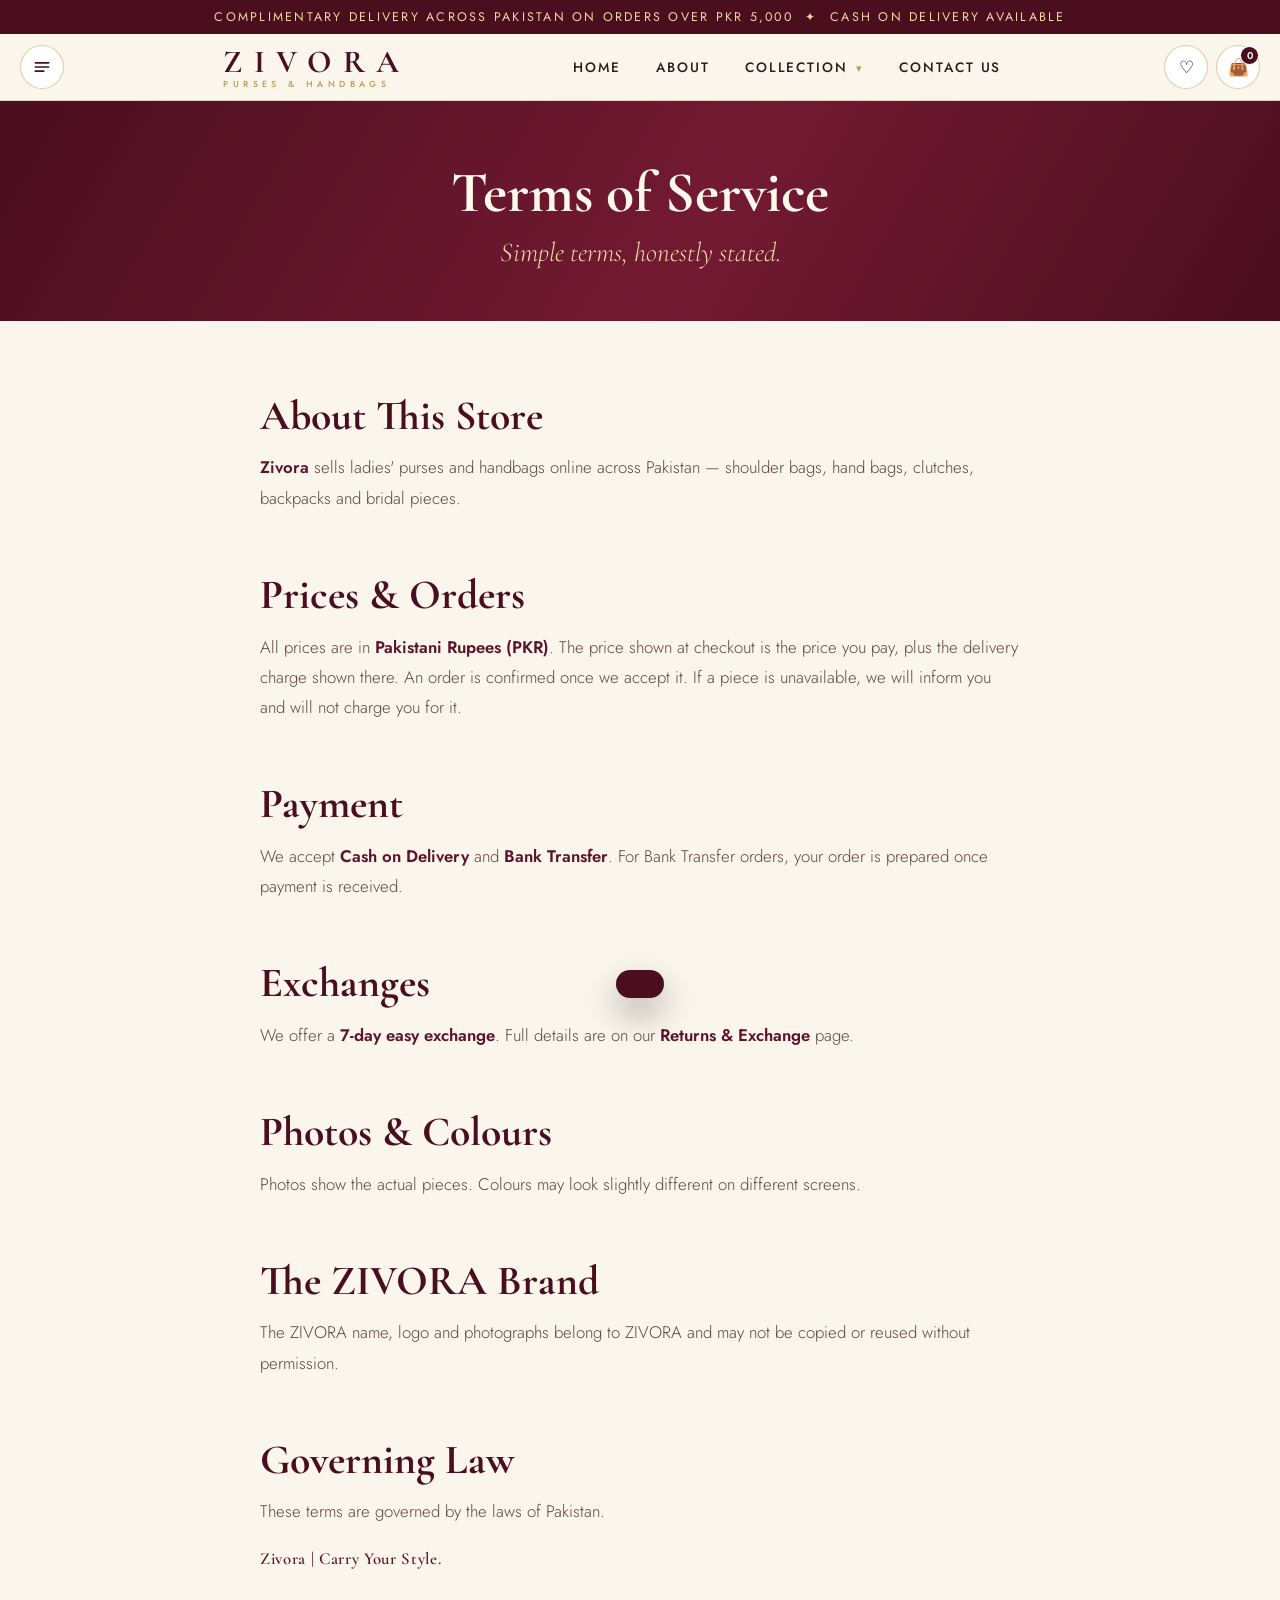
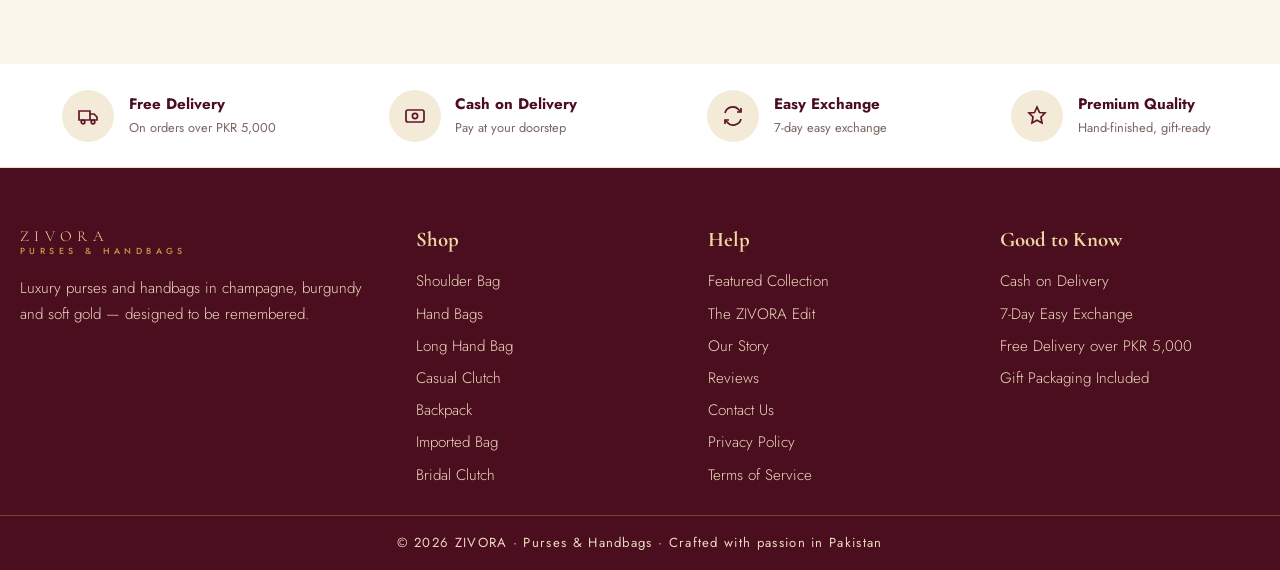
<file: assets/terms.html>
<!doctype html>
<html lang="en">
<head>
<meta charset="utf-8"/>
<meta name="viewport" content="width=device-width, initial-scale=1, viewport-fit=cover"/>
<meta name="color-scheme" content="light"/>
<link rel="icon" type="image/svg+xml" href="favicon.svg">
<title>Terms of Service — ZIVORA Purses & Handbags</title>
<meta name="description" content="The terms for ordering from ZIVORA — prices, orders, payment, exchanges and the ZIVORA brand."/>
<meta name="robots" content="index, follow, max-image-preview:large"/>
<meta name="theme-color" content="#4A0E1E"/>
<link rel="canonical" href="https://zivoraa-murex.vercel.app/assets/terms.html"/>
<meta property="og:type" content="website"/>
<meta property="og:site_name" content="ZIVORA — Purses & Handbags"/>
<meta property="og:title" content="Terms of Service — ZIVORA Purses & Handbags"/>
<meta property="og:description" content="The terms for ordering from ZIVORA — prices, orders, payment, exchanges and the ZIVORA brand."/>
<meta property="og:url" content="https://zivoraa-murex.vercel.app/assets/terms.html"/>
<meta property="og:image" content="https://zivoraa-murex.vercel.app/assets/hero-poster.jpg"/>
<meta property="og:locale" content="en_PK"/>
<meta name="twitter:card" content="summary_large_image"/>
<script type="application/ld+json">{"@context":"https://schema.org","@type":"BreadcrumbList","itemListElement":[{"@type":"ListItem","position":1,"name":"Home","item":"https://zivoraa-murex.vercel.app/"},{"@type":"ListItem","position":2,"name":"Terms of Service","item":"https://zivoraa-murex.vercel.app/assets/terms.html"}]}</script>
<link rel="preconnect" href="https://fonts.googleapis.com">
<link rel="preconnect" href="https://fonts.gstatic.com" crossorigin>
<link href="https://fonts.googleapis.com/css2?family=Cormorant+Garamond:ital,wght@0,500;0,600;0,700;1,500;1,600&family=Great+Vibes&family=Jost:wght@300;400;500;600&display=swap" rel="stylesheet">
<link rel="stylesheet" href="site.css?v=44">
<style>
.about-prose{max-width:760px;margin:0 auto}
.about-prose h2{font-size:clamp(1.9rem,4vw,2.6rem);color:var(--burgundy);margin:0 0 .8rem;line-height:1.12}
.about-prose p{color:#5d4741;font-weight:300;line-height:1.8;font-size:1.05rem;margin:0 0 1.1rem}
.about-prose p b,.about-prose p strong{color:var(--burgundy2);font-weight:600}
.about-sec{padding:2.6rem 0 0}
.about-sec:first-child{padding-top:0}
.about-why{list-style:none;margin:.4rem 0 0;padding:0;display:grid;gap:.9rem}
.about-why li{background:#fff;border:1px solid #efe3cb;border-radius:16px;padding:1.05rem 1.25rem 1.05rem 2.6rem;position:relative;color:#5d4741;font-weight:300;line-height:1.65}
.about-why li::before{content:"✦";position:absolute;left:1.1rem;top:1.05rem;color:var(--gold);font-size:.85rem}
.about-why li b{color:var(--burgundy);font-weight:600}
.about-sign{font-family:'Cormorant Garamond',serif;font-size:1.5rem;color:var(--burgundy);font-weight:700;letter-spacing:.04em;margin-top:1.4rem}
</style>
</head>
<body>

<div class="topbar">Complimentary delivery across Pakistan on orders over PKR 5,000 &nbsp;✦&nbsp; Cash on Delivery available</div>

<header class="site">
  <nav class="nav">
    <button class="icon-btn menu-btn" id="menuBtn" type="button" aria-label="Open menu" aria-expanded="false" aria-controls="sideMenu"><svg width="20" height="20" viewBox="0 0 24 24" fill="none" stroke="currentColor" stroke-width="2" stroke-linecap="round" aria-hidden="true"><path d="M4 7h16M4 12h16M4 17h10"/></svg></button>
    <a class="logo" href="../index.html">ZIVORA<small>PURSES &amp; HANDBAGS</small></a>
    <div class="navlinks">
      <a href="../index.html">Home</a><a href="about.html">About</a><span class="nav-item has-drop"><a href="collection.html" class="nav-drop-toggle" aria-haspopup="true" aria-expanded="false">Collection <span class="caret" aria-hidden="true">▾</span></a><span class="nav-drop"><a href="collection.html?cat=Shoulder%20Bag">Shoulder Bags</a><a href="collection.html?cat=Hand%20Bags">Handbags</a><a href="collection.html?cat=Long%20Hand%20Bag">Long Hand Bags</a><a href="collection.html?cat=Casual%20Clutch">Casual Clutches</a><a href="collection.html?cat=Bridal%20Clutch">Bridal Clutches</a><a href="collection.html?cat=Imported%20Bag">Imported Bags</a><a href="collection.html?cat=Backpack">Backpacks</a></span></span><a href="contact.html">Contact Us</a>
    </div>
    <div class="nav-actions">
      <button class="icon-btn" id="wishBtn" aria-label="Wishlist">♡<span class="cart-count" id="wishCount" style="display:none">0</span></button>
      <button class="icon-btn" id="cartBtn" aria-label="Open cart">👜<span class="cart-count" id="cartCount">0</span></button>
    </div>
  </nav>
</header>

<section class="page-band">
  <h1>Terms of Service</h1>
  <p style="font-family:'Cormorant Garamond',serif;font-style:italic;font-size:clamp(1.3rem,2.6vw,1.7rem);color:var(--gold-light)">Simple terms, honestly stated.</p>
</section>

<!-- POLICY -->
<section class="wrap">
  <div class="about-prose">

    <div class="about-sec">
      <h2>About This Store</h2>
      <p><b>Zivora</b> sells ladies' purses and handbags online across Pakistan — shoulder bags, hand bags, clutches, backpacks and bridal pieces.</p>
    </div>
    <div class="about-sec">
      <h2>Prices &amp; Orders</h2>
      <p>All prices are in <b>Pakistani Rupees (PKR)</b>. The price shown at checkout is the price you pay, plus the delivery charge shown there. An order is confirmed once we accept it. If a piece is unavailable, we will inform you and will not charge you for it.</p>
    </div>
    <div class="about-sec">
      <h2>Payment</h2>
      <p>We accept <b>Cash on Delivery</b> and <b>Bank Transfer</b>. For Bank Transfer orders, your order is prepared once payment is received.</p>
    </div>
    <div class="about-sec">
      <h2>Exchanges</h2>
      <p>We offer a <b>7-day easy exchange</b>. Full details are on our <b>Returns &amp; Exchange</b> page.</p>
    </div>
    <div class="about-sec">
      <h2>Photos &amp; Colours</h2>
      <p>Photos show the actual pieces. Colours may look slightly different on different screens.</p>
    </div>
    <div class="about-sec">
      <h2>The ZIVORA Brand</h2>
      <p>The ZIVORA name, logo and photographs belong to ZIVORA and may not be copied or reused without permission.</p>
    </div>
    <div class="about-sec">
      <h2>Governing Law</h2>
      <p>These terms are governed by the laws of Pakistan.</p>
      <p class="about-sign"><b>Zivora | Carry Your Style.</b></p>
    </div>
  </div>
</section>

<!-- PROMISE -->
<section class="trust">
  <div class="trust-grid">
    <div class="trust-item"><span class="ic"><svg width="24" height="24" viewBox="0 0 24 24" fill="none" stroke="currentColor" stroke-width="1.7"><path d="M3 7h11v9H3zM14 10h4l3 3v3h-7z"/><circle cx="7" cy="18" r="1.8"/><circle cx="17" cy="18" r="1.8"/></svg></span><div><b>Free Delivery</b><span>On orders over PKR 5,000</span></div></div>
    <div class="trust-item"><span class="ic"><svg width="24" height="24" viewBox="0 0 24 24" fill="none" stroke="currentColor" stroke-width="1.7"><rect x="3" y="6" width="18" height="12" rx="2"/><circle cx="12" cy="12" r="2.6"/><path d="M6.5 9.5h.01M17.5 14.5h.01"/></svg></span><div><b>Cash on Delivery</b><span>Pay at your doorstep</span></div></div>
    <div class="trust-item"><span class="ic"><svg width="24" height="24" viewBox="0 0 24 24" fill="none" stroke="currentColor" stroke-width="1.7"><path d="M4 9a8 8 0 0 1 14-3l2 2M20 15a8 8 0 0 1-14 3l-2-2"/><path d="M20 4v4h-4M4 20v-4h4"/></svg></span><div><b>Easy Exchange</b><span>7-day easy exchange</span></div></div>
    <div class="trust-item"><span class="ic"><svg width="24" height="24" viewBox="0 0 24 24" fill="none" stroke="currentColor" stroke-width="1.7"><path d="M12 3l2.5 5.5L20 9l-4 4 1 6-5-2.8L7 19l1-6-4-4 5.5-.5z"/></svg></span><div><b>Premium Quality</b><span>Hand-finished, gift-ready</span></div></div>
  </div>
</section>

<footer>
  <div class="foot">
    <div><a class="logo" href="../index.html" style="color:var(--gold-light)">ZIVORA<small style="color:var(--gold)">PURSES &amp; HANDBAGS</small></a><p style="margin-top:1rem">Luxury purses and handbags in champagne, burgundy and soft gold — designed to be remembered.</p></div>
    <div><h4>Shop</h4><a href="collection.html?cat=Shoulder%20Bag">Shoulder Bag</a><a href="collection.html?cat=Hand%20Bags">Hand Bags</a><a href="collection.html?cat=Long%20Hand%20Bag">Long Hand Bag</a><a href="collection.html?cat=Casual%20Clutch">Casual Clutch</a><a href="collection.html?cat=Backpack">Backpack</a><a href="collection.html?cat=Imported%20Bag">Imported Bag</a><a href="collection.html?cat=Bridal%20Clutch">Bridal Clutch</a></div>
    <div><h4>Help</h4><a href="collection.html">Featured Collection</a><a href="../index.html#edit">The ZIVORA Edit</a><a href="about.html">Our Story</a><a href="reviews.html">Reviews</a><a href="contact.html">Contact Us</a><a href="privacy.html">Privacy Policy</a><a href="terms.html">Terms of Service</a></div>
    <div><h4>Good to Know</h4><a href="shipping.html">Cash on Delivery</a><a href="returns.html">7-Day Easy Exchange</a><a href="shipping.html">Free Delivery over PKR 5,000</a><a href="shipping.html">Gift Packaging Included</a></div>
  </div>
  <div class="foot-bottom">© 2026 ZIVORA · Purses &amp; Handbags · Crafted with passion in Pakistan</div>
</footer>

<!-- SIDE MENU (static markup so the menu button renders even before scripts run) -->
<div class="side-backdrop" id="sideBackdrop"></div>
<aside class="side-menu" id="sideMenu" aria-label="Site menu" aria-hidden="true">
  <div class="side-head"><a class="logo" href="../index.html">ZIVORA<small>PURSES &amp; HANDBAGS</small></a><button class="x-btn" id="sideClose" aria-label="Close menu">✕</button></div>
  <nav class="side-links">
    <a class="side-link" href="../index.html"><span class="dot">✦</span>Home<span class="arr">→</span></a>
    <a class="side-link" href="about.html"><span class="dot">✦</span>About Us<span class="arr">→</span></a>
    <a class="side-link" href="collection.html"><span class="dot">✦</span>Collection<span class="arr">→</span></a>
    <a class="side-link" href="../index.html#featured"><span class="dot">✦</span>Feature Product<span class="arr">→</span></a>
    <a class="side-link" href="../index.html#best-sellers"><span class="dot">✦</span>Most Selling Items<span class="arr">→</span></a>
    <a class="side-link" href="reviews.html"><span class="dot">✦</span>Review<span class="arr">→</span></a>
    <a class="side-link" href="contact.html"><span class="dot">✦</span>Contact Us<span class="arr">→</span></a>
  </nav>
  <div class="side-foot"><b>Cash on Delivery</b> available · Free delivery on orders over <b>PKR 5,000</b> · 7-day easy exchange</div>
</aside>
<script>window.ZV={root:"../",pages:""};</script>
<script src="shared.js?v=45"></script>
<script>
document.getElementById('wishBtn').onclick=function(){
  var n=Object.keys(wishlist).length;
  showToast(n?("You have "+n+" piece(s) in your wishlist ♡"):"Your wishlist is empty — tap a heart to save a piece");
};
</script>
</body>
</html>
</file>
<file: assets/site.css>
:root{
  --champagne:#F4EAD8; --champagne2:#EADFC6; --cream:#FBF6EC;
  --burgundy:#4A0E1E; --burgundy2:#5E1428; --burgundy3:#731A33;
  --gold:#C19A4B; --gold2:#D9B96E; --gold-light:#EED9A3;
  --ink:#2B1A1E; --muted:#7A6560;
  --card:#fffdf8;
  --radius:18px;
}
*{box-sizing:border-box} html{scroll-behavior:smooth}
body{margin:0;font-family:'Jost',sans-serif;background:var(--cream);color:var(--ink);overflow-x:hidden}
h1,h2,h3,.serif{font-family:'Cormorant Garamond',serif}
img{display:block;max-width:100%}
button{font-family:inherit;cursor:pointer;min-height:44px}
a{color:inherit}
::selection{background:var(--burgundy);color:var(--gold-light)}

/* ---------- Intro ---------- */
.hero-copy{animation:none;opacity:1;transform:none}

/* ---------- Header ---------- */
.topbar{background:var(--burgundy);color:var(--gold-light);text-align:center;font-size:.78rem;letter-spacing:.18em;text-transform:uppercase;padding:.5rem 1rem}
header.site{position:sticky;top:0;z-index:60;background:rgba(251,246,236,.92);backdrop-filter:blur(14px);border-bottom:1px solid rgba(193,154,75,.35)}
.nav{max-width:1280px;margin:0 auto;display:flex;align-items:center;justify-content:space-between;gap:1rem;padding:.7rem 1.25rem;flex-wrap:nowrap}
.logo{font-family:'Cormorant Garamond',serif;font-size:2rem;font-weight:700;letter-spacing:.35em;color:var(--burgundy);text-decoration:none;line-height:1}
.logo small{display:block;font-family:'Jost',sans-serif;font-size:.55rem;letter-spacing:.5em;color:var(--gold);font-weight:500;margin-top:2px}
.navlinks{display:flex;gap:1.8rem;flex-wrap:nowrap;align-items:center;flex:none}
.navlinks a{text-decoration:none;font-size:.85rem;letter-spacing:.14em;text-transform:uppercase;font-weight:500;padding:.6rem .2rem;white-space:nowrap}
/* mid widths: tighten the header pieces so the whole bar — hamburger, logo,
   links and icons — still fits on one line down to the mobile breakpoint */
@media(max-width:1100px){
  .nav{gap:.7rem;padding:.7rem .9rem}
  .logo{font-size:1.7rem;letter-spacing:.28em}
  .navlinks{gap:1rem}
  .navlinks a{font-size:.8rem;letter-spacing:.1em}
}
.navlinks a:hover{color:var(--burgundy2)}
.nav-actions{display:flex;gap:.5rem;align-items:center}
.icon-btn{width:44px;height:44px;border-radius:50%;border:1px solid rgba(193,154,75,.5);background:#fff;display:grid;place-items:center;font-size:1.05rem;position:relative}
.cart-count{position:absolute;top:0;right:0;background:var(--burgundy);color:#fff;font-size:.62rem;width:19px;height:19px;border-radius:50%;display:grid;place-items:center;font-weight:600;border:1.5px solid #fff}
@media(max-width:599px){.navlinks{display:none}}

/* ---------- Hero ---------- */
.hero{position:relative;min-height:78vh;overflow:hidden;background:var(--champagne);isolation:isolate}
.hero-slides{position:absolute;inset:0;z-index:0}
.hero-slide{position:absolute;inset:0;opacity:0;transition:opacity 1.4s ease}
.hero-slide.active{opacity:1}
.hero-slide img{width:100%;height:100%;object-fit:cover;object-position:center 30%;transform:scale(1.12);animation:kenburns 7s ease forwards}
.hero-first-frame{position:absolute;inset:0;width:100%;height:100%;object-fit:cover;object-position:center}
.hero-video{position:absolute;inset:0;width:100%;height:100%;object-fit:cover;object-position:center;opacity:1;transition:none;animation:none}
@keyframes kenburns{from{transform:scale(1.18) translateX(1.5%)}to{transform:scale(1.05) translateX(0)}}
.hero-veil{position:absolute;inset:0;z-index:1;background:linear-gradient(100deg,rgba(43,10,20,.62) 0%,rgba(43,10,20,.42) 40%,rgba(43,10,20,.10) 68%,rgba(43,10,20,.14) 100%),linear-gradient(180deg,rgba(43,10,20,.16) 0%,transparent 38%,rgba(43,10,20,.20) 100%)}
.particles{position:absolute;inset:0;z-index:2;pointer-events:none;overflow:hidden}
.particles i{position:absolute;border-radius:50%;background:radial-gradient(circle,var(--gold-light),rgba(217,185,110,0));opacity:.85;animation:rise linear infinite}
@keyframes rise{0%{transform:translateY(20vh) translateX(0) scale(1);opacity:0}12%{opacity:.9}88%{opacity:.7}100%{transform:translateY(-95vh) translateX(34px) scale(.4);opacity:0}}
.hero-inner{position:relative;z-index:3;max-width:1280px;margin:0 auto;padding:2.5rem 1.25rem 2.5rem;display:grid;grid-template-columns:1fr;gap:2rem;align-items:center;align-content:center;justify-items:start;min-height:78vh}
.hero-copy{max-width:640px;background:transparent;padding:1.2rem .5rem 1.3rem;border-radius:0;border:none;box-shadow:none;backdrop-filter:none;-webkit-backdrop-filter:none}
.hero h1{font-size:clamp(2.9rem,6vw,4.6rem);line-height:.95;margin:0 0 .35rem;color:var(--burgundy);letter-spacing:.08em;font-weight:700}
.hero h1 .gold-shimmer{background:linear-gradient(100deg,#a87f2e 15%,var(--gold2) 38%,#7d5a1c 55%,var(--gold) 75%);background-size:220% 100%;-webkit-background-clip:text;background-clip:text;color:transparent;animation:shimmer 3.2s linear infinite}
@keyframes shimmer{to{background-position:-220% 0}}
.hero-tag{font-family:'Cormorant Garamond',serif;font-style:italic;font-size:clamp(1.15rem,2vw,1.45rem);color:var(--burgundy2);margin:.2rem 0 0;max-width:none;white-space:nowrap}
.hero h1{color:#FFF8EC}
.hero h1.hero-title{letter-spacing:.01em;font-weight:700;color:#FFF8EC;text-shadow:0 2px 4px rgba(43,10,20,.85),0 4px 10px rgba(43,10,20,.75),0 10px 28px rgba(0,0,0,.65),0 18px 44px rgba(0,0,0,.5)}
.hero-script{font-family:'Great Vibes',cursive;font-size:clamp(2.4rem,4.6vw,3.6rem);line-height:1.1;color:#EED9A3;margin:-.35rem 0 0;font-weight:400;text-shadow:0 2px 4px rgba(43,10,20,.9),0 4px 10px rgba(43,10,20,.8),0 10px 28px rgba(0,0,0,.65)}
.hero-sub{font-size:clamp(1rem,1.5vw,1.18rem);font-weight:600;line-height:1.6;color:#FFF6E6;margin:1rem 0 0;max-width:44ch;text-shadow:0 2px 4px rgba(43,10,20,.9),0 3px 10px rgba(43,10,20,.85),0 8px 22px rgba(0,0,0,.6)}
.hero-cta{display:flex;gap:.9rem;flex-wrap:wrap;margin-top:1.3rem}
.btn{display:inline-flex;align-items:center;justify-content:center;gap:.5rem;border-radius:999px;padding:.95rem 1.9rem;font-size:.88rem;letter-spacing:.16em;text-transform:uppercase;font-weight:600;text-decoration:none;border:1px solid transparent;transition:.3s;min-height:48px}
.btn-burgundy{background:linear-gradient(120deg,var(--burgundy2),var(--burgundy));color:var(--gold-light);box-shadow:0 14px 30px rgba(74,14,30,.35)}
.btn-burgundy:hover{transform:translateY(-2px);box-shadow:0 20px 38px rgba(74,14,30,.42)}
.btn-outline{border-color:var(--burgundy2);color:var(--burgundy2);background:rgba(255,255,255,.5)}
.btn-outline:hover{background:var(--burgundy);color:#fff}
.hero-meta{display:flex;gap:1.6rem;margin-top:2rem;flex-wrap:wrap}
.hero-meta div b{font-family:'Cormorant Garamond',serif;font-size:1.5rem;color:var(--burgundy);display:block;line-height:1}
.hero-meta div span{font-size:.72rem;letter-spacing:.18em;text-transform:uppercase;color:var(--muted)}
/* marquee */
.marquee{background:var(--burgundy);color:var(--gold-light);overflow:hidden;padding:.85rem 0;border-block:1px solid var(--gold)}
.marquee-track{display:flex;gap:3rem;width:max-content;animation:marq 26s linear infinite;font-family:'Cormorant Garamond',serif;font-size:1.15rem;letter-spacing:.28em;text-transform:uppercase;white-space:nowrap}
@keyframes marq{to{transform:translateX(-50%)}}

/* sections */
.wrap{max-width:1280px;margin:0 auto;padding:4.5rem 1.25rem}
.sec-head{text-align:center;max-width:640px;margin:0 auto 2.6rem}
.sec-head .eyebrow{color:var(--gold);letter-spacing:.35em;text-transform:uppercase;font-size:.72rem;font-weight:600}
.sec-head h2{font-size:clamp(2.1rem,4.5vw,3.1rem);color:var(--burgundy);margin:.4rem 0 .5rem;line-height:1.05}
.sec-head p{color:var(--muted);font-weight:300;line-height:1.6}

/* trust */
.trust{background:#fff;border-bottom:1px solid #eee0c8}
.trust-grid{max-width:1280px;margin:0 auto;display:grid;grid-template-columns:repeat(4,1fr);gap:1rem;padding:1.6rem 1.25rem}
.trust-item{display:flex;gap:.9rem;align-items:center;justify-content:center;text-align:left}
.trust-item .ic{width:52px;height:52px;flex:none;border-radius:50%;background:var(--champagne);display:grid;place-items:center;color:var(--burgundy2)}
.trust-item b{display:block;font-size:.95rem;color:var(--burgundy)}
.trust-item span{font-size:.8rem;color:var(--muted)}
@media(max-width:820px){.trust-grid{grid-template-columns:1fr 1fr}.trust-item{justify-content:flex-start}}

/* categories */
.cat-group-title{display:flex;align-items:center;gap:1rem;margin:2.2rem 0 1.1rem}
.cat-group-title h3{font-size:1.7rem;color:var(--burgundy);margin:0}
.cat-group-title::after{content:"";flex:1;height:1px;background:linear-gradient(90deg,var(--gold),transparent)}
.cat-grid{display:grid;grid-template-columns:repeat(4,1fr);gap:1rem}
.cat-card{position:relative;border-radius:var(--radius);overflow:hidden;height:250px;text-decoration:none;transform-style:preserve-3d;transition:transform .45s cubic-bezier(.2,.8,.2,1)}
.cat-card img{width:100%;height:100%;object-fit:cover;transition:transform .8s ease}
.cat-card:hover img{transform:scale(1.09) rotate(1deg)}
.cat-card::after{content:"";position:absolute;inset:0;background:linear-gradient(180deg,transparent 42%,rgba(46,7,17,.82))}
.cat-card .lbl{position:absolute;left:1rem;bottom:.9rem;z-index:2;color:#fff}
.cat-card .lbl b{font-family:'Cormorant Garamond',serif;font-size:1.45rem;display:block;line-height:1}
.cat-card .lbl span{font-size:.72rem;letter-spacing:.22em;text-transform:uppercase;color:var(--gold-light)}
.cat-card .shine{position:absolute;inset:0;z-index:2;background:linear-gradient(115deg,transparent 30%,rgba(255,240,200,.35) 48%,transparent 62%);transform:translateX(-120%);transition:transform .9s ease}
.cat-card:hover .shine{transform:translateX(120%)}
@media(max-width:900px){.cat-grid{grid-template-columns:1fr 1fr}.cat-card{height:190px}}

/* filters + products */
.filters{display:flex;gap:.6rem;justify-content:center;flex-wrap:wrap;margin-bottom:2rem}
.filter-btn{border:1px solid rgba(193,154,75,.6);background:#fff;color:var(--burgundy);border-radius:999px;padding:.6rem 1.4rem;letter-spacing:.14em;text-transform:uppercase;font-size:.78rem;font-weight:600;min-height:44px}
.filter-btn.active{background:var(--burgundy);color:var(--gold-light);border-color:var(--burgundy)}
.grid{display:grid;grid-template-columns:repeat(4,1fr);gap:1.2rem}
@media(max-width:1000px){.grid{grid-template-columns:repeat(3,1fr)}}
@media(max-width:680px){.grid{grid-template-columns:1fr 1fr;gap:.8rem}}
.pcard{background:var(--card);border:1px solid #efe3cb;border-radius:var(--radius);overflow:hidden;transition:transform .4s,box-shadow .4s;transform-style:preserve-3d;position:relative}
.pcard:hover{transform:translateY(-7px);box-shadow:0 24px 44px rgba(74,14,30,.16)}
.pimg{position:relative;aspect-ratio:1/1.08;overflow:hidden;background:#f6efe0}
.pimg img{width:100%;height:100%;object-fit:cover;transition:transform .8s cubic-bezier(.2,.8,.2,1)}
.pcard:hover .pimg img{transform:scale(1.1)}
.badge{position:absolute;top:.7rem;left:.7rem;z-index:3;background:var(--burgundy);color:var(--gold-light);font-size:.65rem;letter-spacing:.18em;text-transform:uppercase;padding:.35rem .65rem;border-radius:999px}
.heart{position:absolute;top:.6rem;right:.6rem;z-index:3;width:42px;height:42px;border-radius:50%;border:0;background:rgba(255,255,255,.92);font-size:1.05rem;color:var(--burgundy);display:grid;place-items:center}
.heart.on{background:var(--burgundy);color:#ff8fa5}
.quick{position:absolute;left:.7rem;right:.7rem;bottom:.7rem;z-index:3;background:rgba(255,253,248,.94);border:1px solid var(--gold);color:var(--burgundy);border-radius:999px;font-size:.75rem;letter-spacing:.16em;text-transform:uppercase;font-weight:600;opacity:0;transform:translateY(10px);transition:.35s}
.pcard:hover .quick{opacity:1;transform:none}
@media(hover:none){.quick{opacity:1;transform:none}}
.pbody{padding:1rem 1rem 1.15rem}
.pbody .cat{font-size:.68rem;letter-spacing:.24em;text-transform:uppercase;color:var(--gold);font-weight:600}
.colours{display:flex;align-items:center;gap:.28rem;flex-wrap:wrap;margin:.1rem 0 .15rem}
.cdot{width:15px;height:15px;border-radius:50%;border:1px solid rgba(74,14,30,.25);flex:none}
.colours span{font-size:.72rem;color:var(--muted);margin-left:.25rem}
.coming-soon{grid-column:1/-1;text-align:center;background:var(--card);border:1px dashed var(--gold);border-radius:var(--radius);padding:3.2rem 1.5rem}
.coming-soon .big{font-size:2.6rem}
.coming-soon h3{font-size:1.9rem;color:var(--burgundy);margin:.4rem 0 .3rem}
.coming-soon p{color:var(--muted);font-weight:300;margin:0}
.qv-thumbs{display:flex;gap:.5rem;flex-wrap:wrap;margin:.9rem 0 0}
.qv-thumbs img{width:62px;height:62px;object-fit:cover;border-radius:10px;border:2px solid transparent;cursor:pointer}
.qv-thumbs img.sel{border-color:var(--gold)}
.qv-colours{display:flex;gap:.4rem;flex-wrap:wrap;margin-top:.9rem}
.qv-colours span{border:1px solid rgba(193,154,75,.6);border-radius:999px;padding:.3rem .8rem;font-size:.78rem;color:var(--burgundy2);background:#fff;display:inline-flex;align-items:center;gap:.4rem}
.qv-colours .cdot{width:12px;height:12px}
.pbody h3{margin:.25rem 0 .3rem;font-size:1.32rem;color:var(--burgundy);line-height:1.1}
.stars{color:var(--gold);font-size:.82rem;letter-spacing:.15em}
.price{display:flex;align-items:baseline;gap:.55rem;margin:.45rem 0 .8rem;flex-wrap:wrap}
.price b{font-size:1.08rem;color:var(--burgundy2)}
.price s{color:#b39a93;font-size:.85rem}
.add-btn{width:100%;background:linear-gradient(120deg,var(--burgundy2),var(--burgundy));color:var(--gold-light);border:0;border-radius:999px;padding:.8rem;font-size:.8rem;letter-spacing:.16em;text-transform:uppercase;font-weight:600}
.add-btn:hover{filter:brightness(1.15)}
@media(max-width:680px){.pbody{padding:.75rem}.pbody h3{font-size:1.08rem}.add-btn{font-size:.75rem;padding:.75rem .3rem}}
/* Add to Cart + Shop Now on product cards: long full-width buttons,
   stacked vertically — Add to Cart above, Shop Now below */
.card-actions{display:flex;flex-direction:column;gap:.55rem}
.card-actions .add-btn{width:100%}
.shop-btn{width:100%;background:var(--gold);color:var(--burgundy);border:0;border-radius:999px;padding:.8rem;font-size:.8rem;letter-spacing:.16em;text-transform:uppercase;font-weight:700;cursor:pointer;transition:.3s}
.shop-btn:hover{filter:brightness(1.08)}
@media(max-width:680px){.shop-btn{font-size:.75rem;padding:.75rem .3rem}}
/* Add to Cart + Shop Now in the Quick View popup, on product pages and in
   the Feature Product section: the same long stacked full-width buttons */
.buy-row{display:flex;flex-direction:column;gap:.6rem}
.buy-row .btn{width:100%}

/* Edit banner */
.edit-banner{position:relative;overflow:hidden;background:linear-gradient(120deg,var(--burgundy) 0%,var(--burgundy3) 45%,#8a2440 70%,var(--burgundy) 100%);background-size:220% 100%;animation:silkBg 11s ease-in-out infinite alternate;color:#fff}
@keyframes silkBg{to{background-position:100% 0}}
.edit-inner{max-width:1280px;margin:0 auto;display:grid;grid-template-columns:1.1fr .9fr;gap:2rem;align-items:center;padding:4.2rem 1.25rem;position:relative;z-index:2}
.edit-inner h2{font-size:clamp(2.4rem,5vw,3.8rem);margin:.3rem 0;line-height:1;color:#fff}
.edit-inner h2 em{color:var(--gold-light)}
.edit-inner p{color:#f0dcc8;font-weight:300;line-height:1.7;max-width:48ch}
.edit-img{border-radius:22px;overflow:hidden;border:5px solid rgba(238,217,163,.5);transform:rotate(2deg);box-shadow:0 30px 60px rgba(0,0,0,.35)}
.edit-img img{height:340px;width:100%;object-fit:cover}
@media(max-width:820px){.edit-inner{grid-template-columns:1fr}.edit-img img{height:250px}}

/* story */
.story{display:grid;grid-template-columns:1fr 1fr;gap:2.5rem;align-items:center}
.story-imgs{position:relative;height:440px}
.story-imgs img{position:absolute;border-radius:20px;object-fit:cover;box-shadow:0 24px 48px rgba(74,14,30,.2)}
.story-imgs .a{width:68%;height:340px;left:0;top:0}
.story-imgs .b{width:52%;height:250px;right:0;bottom:0;border:6px solid var(--cream)}
.story h2{font-size:clamp(2rem,4vw,3rem);color:var(--burgundy);margin:.3rem 0;line-height:1.08}
.story p{color:#5d4741;font-weight:300;line-height:1.75}
.stats{display:grid;grid-template-columns:repeat(3,1fr);gap:1rem;margin-top:1.6rem}
.stats div{background:#fff;border:1px solid #efe3cb;border-radius:14px;padding:1rem;text-align:center}
.stats b{font-family:'Cormorant Garamond',serif;font-size:1.7rem;color:var(--burgundy);display:block}
.stats span{font-size:.7rem;letter-spacing:.16em;text-transform:uppercase;color:var(--muted)}
@media(max-width:820px){.story{grid-template-columns:1fr}.story-imgs{height:330px}.story-imgs .a{height:250px}.story-imgs .b{height:180px}}

/* reviews */
.reviews{background:var(--champagne)}
.rev-grid{display:grid;grid-template-columns:repeat(3,1fr);gap:1.2rem}
.rev{background:#fffdf8;border-radius:var(--radius);padding:1.6rem;border:1px solid #efe3cb;position:relative}
.rev .q{font-family:'Cormorant Garamond',serif;font-size:3rem;color:var(--gold);line-height:.4;display:block;margin-bottom:.8rem}
.rev p{font-weight:300;line-height:1.65;color:#54403c}
.rev .who{display:flex;gap:.8rem;align-items:center;margin-top:1.1rem}
.rev .av{width:44px;height:44px;border-radius:50%;background:var(--burgundy);color:var(--gold-light);display:grid;place-items:center;font-family:'Cormorant Garamond',serif;font-size:1.15rem}
.rev .who b{color:var(--burgundy);display:block}.rev .who span{font-size:.78rem;color:var(--muted)}
@media(max-width:820px){.rev-grid{grid-template-columns:1fr}}

/* newsletter */
.news{text-align:center}
.news-box{max-width:620px;margin:0 auto;display:flex;gap:.6rem;background:#fff;border:1px solid var(--gold);border-radius:999px;padding:.4rem}
.news-box input{flex:1;border:0;outline:0;background:transparent;padding:.6rem 1rem;font-family:inherit;font-size:1rem;min-width:0}
.news-box button{border-radius:999px}
@media(max-width:560px){.news-box{flex-direction:column;border-radius:20px}.news-box input{text-align:center}}

/* footer */
footer{background:var(--burgundy);color:#ecd9bd}
.foot{max-width:1280px;margin:0 auto;padding:3.5rem 1.25rem 1.5rem;display:grid;grid-template-columns:1.4fr 1fr 1fr 1fr;gap:2rem}
.foot h4{font-family:'Cormorant Garamond',serif;color:var(--gold-light);font-size:1.3rem;margin:.2rem 0 .8rem}
.foot a{display:block;color:#ecd9bd;text-decoration:none;padding:.32rem 0;font-weight:300;font-size:.95rem}
.foot a:hover{color:#fff}
.foot p{font-weight:300;line-height:1.65;font-size:.95rem}
.foot-bottom{border-top:1px solid rgba(217,185,110,.3);text-align:center;padding:1.1rem;font-size:.82rem;letter-spacing:.1em}
@media(max-width:820px){.foot{grid-template-columns:1fr 1fr}}

/* drawer / modal */
.overlay{position:fixed;inset:0;background:rgba(43,10,20,.55);backdrop-filter:blur(3px);z-index:90;opacity:0;pointer-events:none;transition:.3s}
.overlay.show{opacity:1;pointer-events:auto}
.drawer{position:fixed;top:0;right:0;height:100dvh;width:min(430px,94vw);background:var(--cream);z-index:100;display:none;flex-direction:column;box-shadow:-20px 0 50px rgba(0,0,0,.25)}
.drawer.show{display:flex;animation:drawerIn .45s cubic-bezier(.2,.8,.2,1)}
@keyframes drawerIn{from{transform:translateX(60px);opacity:.4}to{transform:none;opacity:1}}
.drawer-head{display:flex;justify-content:space-between;align-items:center;padding:1.1rem 1.3rem;border-bottom:1px solid #eadfc6}
.drawer-head h3{margin:0;font-size:1.5rem;color:var(--burgundy)}
.x-btn{width:42px;height:42px;border-radius:50%;border:1px solid #d9c69a;background:#fff;font-size:1.1rem}
.cart-items{flex:1;overflow-y:auto;padding:1rem 1.3rem;display:flex;flex-direction:column;gap:1rem}
.cart-item{display:grid;grid-template-columns:74px 1fr auto;gap:.85rem;background:#fff;border:1px solid #efe3cb;border-radius:14px;padding:.6rem;align-items:center}
.cart-item img{width:74px;height:74px;object-fit:cover;border-radius:10px}
.cart-item b{color:var(--burgundy);font-size:.95rem;display:block;line-height:1.25}
.cart-item .cp{color:var(--burgundy2);font-weight:600;font-size:.9rem}
.qty{display:inline-flex;align-items:center;gap:.15rem;border:1px solid #d9c69a;border-radius:999px;margin-top:.35rem}
.qty button{width:34px;height:34px;min-height:34px;border:0;background:transparent;font-size:1rem;color:var(--burgundy)}
.qty span{min-width:22px;text-align:center;font-weight:600}
.remove{background:none;border:0;color:#b0552f;font-size:.78rem;padding:.4rem;min-height:36px}
.cart-foot{padding:1.1rem 1.3rem;border-top:1px solid #eadfc6;background:#fff}
.cart-foot .row{display:flex;justify-content:space-between;margin:.3rem 0;font-size:.95rem}
.cart-foot .total{font-size:1.15rem;font-weight:600;color:var(--burgundy)}
.empty-cart{text-align:center;padding:2.5rem 1rem;color:var(--muted)}
.empty-cart .big{font-size:2.6rem}
.modal{position:fixed;inset:0;z-index:110;display:none;place-items:center;padding:1rem}
.modal.show{display:grid}
.modal-card{background:var(--cream);border-radius:22px;max-width:860px;width:100%;max-height:92dvh;overflow-y:auto;position:relative;animation:pop .35s cubic-bezier(.2,.9,.3,1.2)}
@keyframes pop{from{transform:scale(.94) translateY(14px);opacity:0}}
.qv-grid{display:grid;grid-template-columns:1fr 1fr}
.qv-grid img{width:100%;height:100%;min-height:320px;object-fit:cover}
.qv-body{padding:1.8rem}
.qv-body h3{font-size:2rem;color:var(--burgundy);margin:.2rem 0}
.qv-body p{font-weight:300;line-height:1.65;color:#5d4741}
@media(max-width:680px){.qv-grid{grid-template-columns:1fr}.qv-grid img{min-height:230px;max-height:260px}}
.modal .x-btn{position:absolute;top:.8rem;right:.8rem;z-index:5}
form.checkout{padding:1.8rem}
form.checkout h3{font-size:1.9rem;color:var(--burgundy);margin:.1rem 0 .4rem}
.f-grid{display:grid;grid-template-columns:1fr 1fr;gap:.8rem;margin-top:1rem}
.f-grid .full{grid-column:1/-1}
.f-grid label{font-size:.78rem;letter-spacing:.12em;text-transform:uppercase;color:var(--burgundy2);font-weight:600;display:block}
.f-grid input,.f-grid textarea,.f-grid select{width:100%;margin-top:.3rem;border:1px solid #d9c69a;border-radius:12px;padding:.75rem .9rem;font-family:inherit;font-size:1rem;background:#fff;min-height:48px}
.pay-note{background:var(--champagne);border-radius:12px;padding:.85rem 1rem;font-size:.9rem;margin-top:1rem}
/* Shopify-style checkout: payment choice as selectable option rows */
.f-grid .f-label{font-size:.78rem;letter-spacing:.12em;text-transform:uppercase;color:var(--burgundy2);font-weight:600;display:block}
.f-grid label.pay-opt{display:flex;align-items:center;gap:.6rem;border:1px solid #d9c69a;border-radius:12px;padding:.8rem .95rem;background:#fff;margin-top:.55rem;cursor:pointer;font-size:.95rem;letter-spacing:0;text-transform:none;color:var(--ink);font-weight:500;min-height:48px}
.f-grid label.pay-opt:has(input:checked){border-color:var(--burgundy);background:var(--champagne)}
.f-grid label.pay-opt input{width:auto;min-height:0;margin:0;padding:0;accent-color:var(--burgundy);flex:none}
.success{padding:2.4rem 1.8rem;text-align:center}
.success .tick{width:84px;height:84px;margin:0 auto 1rem;border-radius:50%;background:var(--burgundy);color:var(--gold-light);display:grid;place-items:center;font-size:2.2rem;animation:pop .5s cubic-bezier(.2,.9,.3,1.4)}
.success h3{font-size:2.1rem;color:var(--burgundy);margin:.3rem 0}
.order-no{display:inline-block;background:var(--champagne);border:1px dashed var(--gold);border-radius:12px;padding:.7rem 1.4rem;font-weight:600;letter-spacing:.12em;color:var(--burgundy);margin:.6rem 0}
.toast{position:fixed;left:50%;bottom:1.4rem;transform:translate(-50%,120px);background:var(--burgundy);color:var(--gold-light);padding:.85rem 1.5rem;border-radius:999px;z-index:130;font-size:.9rem;transition:.4s cubic-bezier(.2,.8,.2,1);box-shadow:0 16px 34px rgba(0,0,0,.3);max-width:92vw;text-align:center;pointer-events:none}
.toast.show{transform:translate(-50%,0)}
.reveal{opacity:1}
.reveal.in{animation:riseIn .85s cubic-bezier(.2,.8,.2,1) both}
@keyframes riseIn{from{opacity:0;transform:translateY(26px) scale(.985)}to{opacity:1;transform:none}}
/* mobile hero */
@media(max-width:860px){
  .hero{min-height:82svh}
  .hero-veil{background:linear-gradient(180deg,rgba(43,10,20,.58) 0%,rgba(43,10,20,.44) 42%,rgba(43,10,20,.30) 72%,rgba(43,10,20,.38) 100%)}
  .hero-copy{max-width:100%;padding:1rem .25rem 1.1rem;border-radius:0;background:transparent;border:none;box-shadow:none;backdrop-filter:none;-webkit-backdrop-filter:none}
  .hero-inner{grid-template-columns:1fr;min-height:82svh;padding-top:2rem;align-content:center;align-items:center;padding-bottom:2rem}
  .hero-tag{background:transparent;border-radius:0;padding:0;margin-left:0;white-space:nowrap;font-size:clamp(.92rem,4.15vw,1.15rem)}
  .hero-cta{margin-top:.95rem}
  .hero h1{font-size:clamp(2.7rem,11vw,3.6rem)}
  .hero-script{font-size:clamp(2rem,9vw,2.7rem)}
  .hero-sub{max-width:34ch;margin-top:.7rem}
}
/* ---------- Admin / Supabase ---------- */
.admin-btn{border:1px solid rgba(193,154,75,.6);background:var(--burgundy);color:var(--gold-light);border-radius:999px;padding:.55rem 1.1rem;font-size:.78rem;letter-spacing:.14em;text-transform:uppercase;font-weight:600;min-height:44px}
.admin-btn:hover{background:var(--burgundy2)}
.sb-status{display:inline-flex;align-items:center;gap:.45rem;font-size:.82rem;font-weight:500;padding:.45rem .8rem;border-radius:999px;background:#fff;border:1px solid #eadfc6}
.sb-dot{width:9px;height:9px;border-radius:50%;background:#c9a227;flex:none}
.sb-dot.ok{background:#2e7d4f}.sb-dot.err{background:#b03030}
.admin-card{max-width:1500px!important;width:100%;height:94dvh;max-height:94dvh!important;padding:0!important;overflow:hidden;display:flex;flex-direction:column}
#adminContent{flex:1;min-height:0;flex-direction:column}
.admin-head{background:var(--burgundy);color:#fff;padding:1.1rem 1.4rem;display:flex;align-items:center;justify-content:space-between;gap:1rem;flex-wrap:wrap}
.admin-head h3{margin:0;color:var(--gold-light);font-size:1.7rem}
.admin-head p{margin:.15rem 0 0;font-size:.85rem;color:#ecd9bd;font-weight:300}
.admin-tabs{display:flex;gap:.5rem;padding:1rem 1.4rem 0;flex-wrap:wrap}
.admin-tab{border:1px solid rgba(193,154,75,.6);background:#fff;color:var(--burgundy);border-radius:999px;padding:.6rem 1.3rem;font-size:.8rem;letter-spacing:.12em;text-transform:uppercase;font-weight:600}
.admin-tab.active{background:var(--burgundy);color:var(--gold-light);border-color:var(--burgundy)}
.admin-body{padding:1.2rem 1.4rem 1.6rem;flex:1;min-height:0;overflow-y:auto}
.admin-toolbar{display:flex;gap:.6rem;flex-wrap:wrap;align-items:center;margin-bottom:1rem}
.admin-toolbar input[type="search"]{flex:1;min-width:180px;border:1px solid #d9c69a;border-radius:999px;padding:.7rem 1rem;font-family:inherit;font-size:.95rem;background:#fff}
.btn-small{padding:.65rem 1.15rem;font-size:.75rem;min-height:44px}
.btn-gold{background:var(--gold);color:var(--burgundy);border:0}
.btn-gold:hover{filter:brightness(1.08)}
.btn-light{background:#fff;color:var(--burgundy);border:1px solid rgba(193,154,75,.7)}
.admin-stats{display:grid;grid-template-columns:repeat(3,1fr);gap:.8rem;margin-bottom:1rem}
.admin-stats div{background:#fff;border:1px solid #efe3cb;border-radius:14px;padding:.9rem;text-align:center}
.admin-stats b{font-family:'Cormorant Garamond',serif;font-size:1.6rem;color:var(--burgundy);display:block;line-height:1}
.admin-stats span{font-size:.68rem;letter-spacing:.16em;text-transform:uppercase;color:var(--muted)}
.ap-row{display:grid;grid-template-columns:58px 1fr auto;gap:.85rem;align-items:center;background:#fff;border:1px solid #efe3cb;border-radius:14px;padding:.55rem .7rem;margin-bottom:.6rem}
.ap-row img{width:58px;height:58px;object-fit:cover;border-radius:10px;background:#f6efe0}
.ap-row b{color:var(--burgundy);display:block;line-height:1.25;font-size:.95rem}
.ap-row small{color:var(--muted)}
.ap-actions{display:flex;gap:.4rem;flex-wrap:wrap;justify-content:flex-end}
.ap-actions button{border-radius:999px;padding:.5rem .95rem;font-size:.75rem;font-weight:600;letter-spacing:.06em;min-height:38px}
.edit-btn{background:var(--champagne);color:var(--burgundy);border:1px solid var(--gold)}
.del-btn{background:#fff;color:#a83232;border:1px solid #e3b3b3}
.order-card{background:#fff;border:1px solid #efe3cb;border-radius:16px;padding:1rem 1.1rem;margin-bottom:.8rem}
.order-top{display:flex;justify-content:space-between;gap:.8rem;flex-wrap:wrap;align-items:flex-start}
.order-top b{color:var(--burgundy);font-size:1.02rem}
.order-meta{font-size:.88rem;color:#5d4741;line-height:1.6;font-weight:300}
.order-meta b{color:var(--burgundy2)}
.order-items{font-size:.85rem;background:var(--champagne);border-radius:10px;padding:.6rem .8rem;margin:.6rem 0;line-height:1.55}
.status-sel{border:1px solid #d9c69a;border-radius:999px;padding:.5rem .8rem;font-family:inherit;font-size:.85rem;background:#fff;min-height:40px}
.order-fulfil{display:flex;gap:.6rem;flex-wrap:wrap;align-items:flex-end;margin-top:.7rem;padding-top:.7rem;border-top:1px dashed #eadfc6}
.order-fulfil label{flex:1 1 220px;font-size:.72rem;letter-spacing:.12em;text-transform:uppercase;color:var(--burgundy2);font-weight:600}
.order-fulfil input{width:100%;margin-top:.3rem;border:1px solid #d9c69a;border-radius:10px;padding:.6rem .8rem;font-family:inherit;font-size:.92rem;font-weight:400;background:#fff;min-height:42px;text-transform:none;letter-spacing:0;color:var(--ink)}
.order-fulfil .of-msg{font-size:.85rem;color:#2e7d4f;align-self:center;line-height:1.5}
.order-fulfil .of-msg.err{color:#b03030;flex-basis:100%}
.pill{display:inline-block;font-size:.68rem;letter-spacing:.14em;text-transform:uppercase;font-weight:600;padding:.3rem .65rem;border-radius:999px;background:var(--champagne);color:var(--burgundy2);border:1px solid rgba(193,154,75,.5)}
.admin-form label{font-size:.78rem;letter-spacing:.1em;text-transform:uppercase;color:var(--burgundy2);font-weight:600;display:block}
.admin-form input,.admin-form textarea,.admin-form select{width:100%;margin-top:.3rem;border:1px solid #d9c69a;border-radius:12px;padding:.72rem .9rem;font-family:inherit;font-size:1rem;background:#fff;min-height:48px;text-transform:none;letter-spacing:0}
.admin-note{background:var(--champagne);border-radius:12px;padding:.85rem 1rem;font-size:.88rem;line-height:1.6;margin-bottom:1rem}
.admin-empty{text-align:center;padding:2.2rem 1rem;color:var(--muted)}
.admin-empty .big{font-size:2.4rem}
.admin-login{flex:1;min-height:0;overflow-y:auto;display:flex;width:100%}
.admin-login-inner{margin:auto;width:100%;max-width:420px;padding:1.6rem 1.4rem 1.8rem;text-align:left}
.admin-login h4{font-family:'Cormorant Garamond',serif;font-size:1.6rem;color:var(--burgundy);margin:.2rem 0 .4rem}
.admin-login p{font-size:.9rem;color:var(--muted);font-weight:300;line-height:1.6;margin:.2rem 0 1rem}
.admin-login label{font-size:.78rem;letter-spacing:.1em;text-transform:uppercase;color:var(--burgundy2);font-weight:600;display:block;margin-bottom:.8rem}
.admin-login input{width:100%;margin-top:.3rem;border:1px solid #d9c69a;border-radius:12px;padding:.75rem .9rem;font-family:inherit;font-size:1rem;background:#fff;min-height:48px}
@media(max-width:820px){
  .nav{padding:.6rem .75rem;gap:.5rem}
  .logo{font-size:1.45rem;letter-spacing:.22em}
  .logo small{font-size:.48rem;letter-spacing:.38em}
  .nav-actions{gap:.35rem}
  .admin-btn{padding:.5rem .7rem;font-size:.64rem;letter-spacing:.08em;min-height:40px}
  .icon-btn{width:40px;height:40px;font-size:.95rem}
}
@media(max-width:680px){.admin-body{padding:1rem}.admin-stats{grid-template-columns:1fr 1fr 1fr;gap:.5rem}.admin-stats b{font-size:1.25rem}.ap-row{grid-template-columns:48px 1fr}.ap-actions{grid-column:1/-1;justify-content:flex-start}.ap-row img{width:48px;height:48px}}
@media(prefers-reduced-motion:reduce){
  *,*::before,*::after{animation-duration:.001s!important;transition-duration:.001s!important}
}

/* ---------- Sub-pages (About / Contact / Reviews / Collection / Product) ---------- */
.page-band{background:linear-gradient(120deg,var(--burgundy) 0%,var(--burgundy3) 55%,var(--burgundy) 100%);color:#fff;text-align:center;padding:3.4rem 1.25rem 2.8rem}
.page-band .eyebrow{color:var(--gold-light);letter-spacing:.35em;text-transform:uppercase;font-size:.72rem;font-weight:600}
.page-band h1{font-size:clamp(2.4rem,5vw,3.6rem);margin:.45rem 0 .5rem;color:#FFF8EC;line-height:1.05}
.page-band p{color:#f0dcc8;font-weight:300;max-width:58ch;margin:0 auto;line-height:1.65}
.back-link{display:inline-flex;align-items:center;gap:.45rem;text-decoration:none;color:var(--burgundy2);font-weight:600;letter-spacing:.1em;font-size:.82rem;text-transform:uppercase;margin-bottom:1.5rem}
.back-link:hover{color:var(--burgundy)}
.pd{display:grid;grid-template-columns:1fr 1fr;gap:2.6rem;align-items:start}
.pd-main{border-radius:20px;overflow:hidden;background:#f6efe0;border:1px solid #efe3cb}
.pd-main img{width:100%;aspect-ratio:1/1.05;object-fit:cover}
.pd-info h1{font-size:clamp(2rem,4vw,2.9rem);color:var(--burgundy);margin:.25rem 0;line-height:1.05}
.pd-info .desc{font-weight:300;line-height:1.7;color:#5d4741}
.pd-info .price b{font-size:1.55rem}
.pd .qv-colours span{cursor:pointer}
.pd .qv-colours span.sel{border-color:var(--burgundy);background:var(--champagne);font-weight:600}
.pd-note{font-size:.9rem;color:#5d4741;background:var(--champagne);border-radius:12px;padding:.8rem 1rem;line-height:1.6}
@media(max-width:820px){.pd{grid-template-columns:1fr;gap:1.4rem}}
.palette-grid{display:grid;grid-template-columns:repeat(3,1fr);gap:1.2rem}
.palette-card{border-radius:var(--radius);padding:1.7rem 1.4rem;border:1px solid #efe3cb;background:#fff;text-align:center}
.palette-card .sw{width:64px;height:64px;border-radius:50%;margin:0 auto .9rem;border:2px solid rgba(193,154,75,.55)}
.palette-card h3{font-size:1.5rem;color:var(--burgundy);margin:.2rem 0 .3rem}
.palette-card p{color:var(--muted);font-weight:300;line-height:1.6;margin:0}
@media(max-width:820px){.palette-grid{grid-template-columns:1fr}}
.contact-grid{display:grid;grid-template-columns:1.1fr .9fr;gap:2rem;align-items:start}
@media(max-width:820px){.contact-grid{grid-template-columns:1fr}}
.contact-card{background:#fff;border:1px solid #efe3cb;border-radius:20px;padding:1.9rem}
.contact-card h2{font-size:1.9rem;color:var(--burgundy);margin:.2rem 0 .4rem}
.info-list{display:flex;flex-direction:column;gap:1rem}
.info-item{display:flex;gap:.9rem;align-items:flex-start;background:#fff;border:1px solid #efe3cb;border-radius:16px;padding:1.1rem 1.2rem}
.info-item .ic{width:46px;height:46px;flex:none;border-radius:50%;background:var(--champagne);display:grid;place-items:center;color:var(--burgundy2)}
.info-item b{color:var(--burgundy);display:block;margin-bottom:.15rem}
.info-item span{font-size:.88rem;color:var(--muted);line-height:1.55}

/* ---------- Slide-in side menu ---------- */
section[id]{scroll-margin-top:84px}
.menu-btn{flex:0 0 auto;color:var(--burgundy);display:grid!important;place-items:center;background:#fff;position:relative;z-index:3;visibility:visible!important;opacity:1!important}
.menu-btn svg{display:block}
.side-backdrop{position:fixed;inset:0;background:rgba(43,10,20,.55);backdrop-filter:blur(3px);z-index:140;opacity:0;pointer-events:none;transition:opacity .3s}
.side-backdrop.show{opacity:1;pointer-events:auto}
.side-menu{position:fixed;top:0;left:0;height:100dvh;width:min(340px,88vw);background:var(--cream);z-index:150;transform:translateX(-106%);transition:transform .45s cubic-bezier(.2,.8,.2,1),visibility 0s linear .45s;display:flex;flex-direction:column;box-shadow:20px 0 50px rgba(0,0,0,.25);visibility:hidden}
.side-menu.open{transform:none;visibility:visible;transition:transform .45s cubic-bezier(.2,.8,.2,1)}
.side-head{background:var(--burgundy);padding:1.15rem 1.3rem;display:flex;align-items:center;justify-content:space-between;gap:1rem}
.side-head .logo{color:var(--gold-light);font-size:1.55rem}
.side-head .logo small{color:var(--gold)}
.side-head .x-btn{flex:none}
.side-links{display:flex;flex-direction:column;padding:1rem .9rem;gap:.15rem;overflow-y:auto}
.side-link{display:flex;align-items:center;gap:.8rem;text-decoration:none;padding:.85rem .9rem;border-radius:12px;font-size:.93rem;letter-spacing:.12em;text-transform:uppercase;font-weight:500;color:var(--ink);min-height:48px;transition:background .25s,color .25s}
.side-link .dot{color:var(--gold);font-size:.68rem;flex:none}
.side-link .arr{margin-left:auto;color:var(--gold);font-size:1rem}
.side-link:hover,.side-link.active{background:var(--champagne);color:var(--burgundy)}
.side-foot{margin-top:auto;padding:1.1rem 1.3rem;border-top:1px solid #eadfc6;font-size:.82rem;color:var(--muted);line-height:1.65}
.side-foot b{color:var(--burgundy2)}
body.menu-open{overflow:hidden}
/* narrow phones: shrink the header pieces so the hamburger, logo and
   cart/wishlist buttons always fit on one row, down to 320px wide */
@media(max-width:480px){
  .nav{padding:.55rem .6rem;gap:.4rem;flex-wrap:nowrap}
  .logo{font-size:1.26rem;letter-spacing:.15em;min-width:0}
  .logo small{font-size:.43rem;letter-spacing:.28em}
  .nav-actions{gap:.3rem;flex:none}
  .icon-btn{width:38px;height:38px;min-height:38px}
  .menu-btn svg{width:19px;height:19px}
}

/* ---------- Featured product spotlight + best sellers (homepage) ---------- */
.featured-band{background:var(--champagne);border-block:1px solid #eadfc6}
.featured-grid{display:grid;grid-template-columns:1fr 1fr;gap:2.6rem;align-items:center}
.featured-img{border-radius:22px;overflow:hidden;border:5px solid rgba(193,154,75,.45);box-shadow:0 30px 60px rgba(74,14,30,.22)}
.featured-img img{width:100%;height:440px;object-fit:cover}
.featured-info h2{font-size:clamp(2.1rem,4.2vw,3.2rem);color:var(--burgundy);margin:.35rem 0 .4rem;line-height:1.05}
.featured-info .desc{font-weight:300;line-height:1.7;color:#5d4741;max-width:48ch}
.featured-info .price b{font-size:1.5rem}
.featured-info .price s{font-size:1rem}
@media(max-width:820px){.featured-grid{grid-template-columns:1fr;gap:1.4rem}.featured-img img{height:300px}}

/* ---------- Header Collection dropdown ---------- */
.nav-item{position:relative;display:inline-flex}
.nav-drop-toggle .caret{color:var(--gold);font-size:.68rem;margin-left:.15rem;display:inline-block;transition:transform .25s}
.has-drop:hover .caret,.has-drop.open .caret{transform:rotate(180deg)}
.nav-drop{position:absolute;top:100%;left:50%;transform:translate(-50%,10px);min-width:216px;background:#fffdf8;border:1px solid rgba(193,154,75,.55);border-radius:14px;box-shadow:0 24px 44px rgba(74,14,30,.20);padding:.5rem;z-index:75;opacity:0;visibility:hidden;transition:opacity .25s,transform .25s,visibility 0s linear .25s}
.nav-drop::before{content:"";position:absolute;left:0;right:0;top:-14px;height:14px}
.nav-drop a{display:block;padding:.68rem .95rem;border-radius:9px;text-decoration:none;text-transform:none;letter-spacing:.02em;font-size:.96rem;font-weight:500;color:var(--ink);white-space:nowrap}
.nav-drop a:hover{background:var(--champagne);color:var(--burgundy)}
.has-drop:hover .nav-drop,.has-drop:focus-within .nav-drop,.has-drop.open .nav-drop{opacity:1;visibility:visible;transform:translate(-50%,0);transition:opacity .25s,transform .25s}
/* 600–820px: the four nav links stay in the top header row — logo, gaps and
   link type are tightened so hamburger, logo, HOME / ABOUT / COLLECTION /
   CONTACT US and the wishlist/cart icons all fit on one single line */
@media(max-width:820px){
  .nav{flex-wrap:nowrap;padding:.6rem .7rem;gap:.45rem}
  .logo{font-size:1.32rem;letter-spacing:.18em}
  .logo small{font-size:.44rem;letter-spacing:.3em}
  .navlinks{gap:.55rem}
  .navlinks>a,.navlinks>.nav-item>a{font-size:.68rem;letter-spacing:.06em;padding:.5rem .12rem}
  .nav-actions{gap:.3rem;flex:none}
  .icon-btn{width:38px;height:38px;min-height:38px;font-size:.92rem}
  .menu-btn svg{width:20px;height:20px}
}
/* below 600px only: the links leave the header and live in the hamburger
   side menu — the top row is hamburger, logo, wishlist and cart */
@media(max-width:599px){
  .navlinks{display:none}
}

/* ---------- Product-card buttons: long, full-width, stacked ----------
   On every product card (Collection grid, product-page related cards,
   Most Selling Items, Feature Product, Quick View popup) the Add to Cart
   and Shop Now buttons are long full-width buttons, Add to Cart above
   Shop Now — on mobile exactly as on desktop, never side-by-side as
   small round buttons. Restated last in the sheet so these rules win
   over every earlier declaration. */
.card-actions{display:flex;flex-direction:column;align-items:stretch;gap:.55rem;width:100%}
.card-actions .add-btn,.card-actions .shop-btn{width:100%;max-width:100%;flex:none}
.buy-row{display:flex;flex-direction:column;align-items:stretch;gap:.6rem}
.buy-row .btn{width:100%;max-width:100%;flex:none}
@media(max-width:680px){
  .card-actions{flex-direction:column;align-items:stretch;width:100%}
  .card-actions .add-btn,.card-actions .shop-btn{width:100%;max-width:100%;flex:none;letter-spacing:.12em}
  .buy-row{flex-direction:column;align-items:stretch}
  .buy-row .btn{width:100%;max-width:100%;flex:none}
}

/* ---------- FAQ (homepage) ---------- */
.faq-list{max-width:820px;margin:0 auto;display:grid;gap:.7rem}
.faq-item{background:#fff;border:1px solid #efe3cb;border-radius:16px;padding:0 1.3rem}
.faq-item summary{cursor:pointer;list-style:none;display:flex;align-items:center;gap:.8rem;padding:1.05rem 0;font-family:'Cormorant Garamond',serif;font-size:1.22rem;font-weight:700;color:var(--burgundy);min-height:44px}
.faq-item summary::-webkit-details-marker{display:none}
.faq-item summary::after{content:"+";margin-left:auto;color:var(--gold);font-family:'Jost',sans-serif;font-weight:400;font-size:1.35rem;line-height:1;flex:none}
.faq-item[open] summary::after{content:"–"}
.faq-item p{margin:0;padding:0 0 1.15rem;color:#5d4741;font-weight:300;line-height:1.75;font-size:.98rem}
</file>
